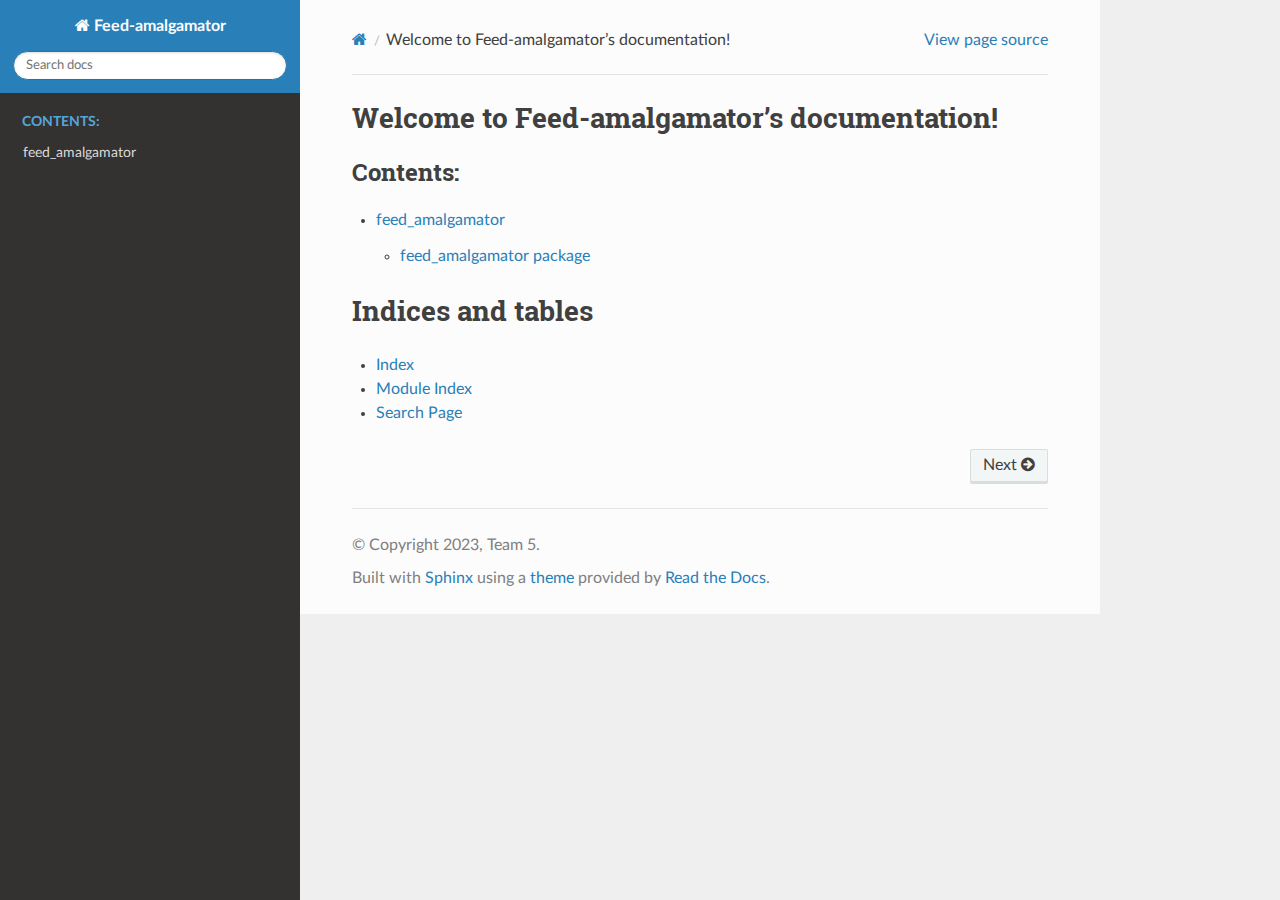
<file: docs/_build/html/index.html>
<!DOCTYPE html>
<html class="writer-html5" lang="en" data-content_root="./">
<head>
  <meta charset="utf-8" /><meta name="viewport" content="width=device-width, initial-scale=1" />

  <meta name="viewport" content="width=device-width, initial-scale=1.0" />
  <title>Welcome to Feed-amalgamator’s documentation! &mdash; Feed-amalgamator  documentation</title>
      <link rel="stylesheet" type="text/css" href="_static/pygments.css?v=80d5e7a1" />
      <link rel="stylesheet" type="text/css" href="_static/css/theme.css?v=19f00094" />

  
  <!--[if lt IE 9]>
    <script src="_static/js/html5shiv.min.js"></script>
  <![endif]-->
  
        <script src="_static/jquery.js?v=5d32c60e"></script>
        <script src="_static/_sphinx_javascript_frameworks_compat.js?v=2cd50e6c"></script>
        <script src="_static/documentation_options.js?v=5929fcd5"></script>
        <script src="_static/doctools.js?v=888ff710"></script>
        <script src="_static/sphinx_highlight.js?v=dc90522c"></script>
    <script src="_static/js/theme.js"></script>
    <link rel="index" title="Index" href="genindex.html" />
    <link rel="search" title="Search" href="search.html" />
    <link rel="next" title="feed_amalgamator" href="modules.html" /> 
</head>

<body class="wy-body-for-nav"> 
  <div class="wy-grid-for-nav">
    <nav data-toggle="wy-nav-shift" class="wy-nav-side">
      <div class="wy-side-scroll">
        <div class="wy-side-nav-search" >

          
          
          <a href="#" class="icon icon-home">
            Feed-amalgamator
          </a>
<div role="search">
  <form id="rtd-search-form" class="wy-form" action="search.html" method="get">
    <input type="text" name="q" placeholder="Search docs" aria-label="Search docs" />
    <input type="hidden" name="check_keywords" value="yes" />
    <input type="hidden" name="area" value="default" />
  </form>
</div>
        </div><div class="wy-menu wy-menu-vertical" data-spy="affix" role="navigation" aria-label="Navigation menu">
              <p class="caption" role="heading"><span class="caption-text">Contents:</span></p>
<ul>
<li class="toctree-l1"><a class="reference internal" href="modules.html">feed_amalgamator</a></li>
</ul>

        </div>
      </div>
    </nav>

    <section data-toggle="wy-nav-shift" class="wy-nav-content-wrap"><nav class="wy-nav-top" aria-label="Mobile navigation menu" >
          <i data-toggle="wy-nav-top" class="fa fa-bars"></i>
          <a href="#">Feed-amalgamator</a>
      </nav>

      <div class="wy-nav-content">
        <div class="rst-content">
          <div role="navigation" aria-label="Page navigation">
  <ul class="wy-breadcrumbs">
      <li><a href="#" class="icon icon-home" aria-label="Home"></a></li>
      <li class="breadcrumb-item active">Welcome to Feed-amalgamator’s documentation!</li>
      <li class="wy-breadcrumbs-aside">
            <a href="_sources/index.rst.txt" rel="nofollow"> View page source</a>
      </li>
  </ul>
  <hr/>
</div>
          <div role="main" class="document" itemscope="itemscope" itemtype="http://schema.org/Article">
           <div itemprop="articleBody">
             
  <section id="welcome-to-feed-amalgamator-s-documentation">
<h1>Welcome to Feed-amalgamator’s documentation!<a class="headerlink" href="#welcome-to-feed-amalgamator-s-documentation" title="Link to this heading"></a></h1>
<div class="toctree-wrapper compound">
<p class="caption" role="heading"><span class="caption-text">Contents:</span></p>
<ul>
<li class="toctree-l1"><a class="reference internal" href="modules.html">feed_amalgamator</a><ul>
<li class="toctree-l2"><a class="reference internal" href="feed_amalgamator.html">feed_amalgamator package</a></li>
</ul>
</li>
</ul>
</div>
</section>
<section id="indices-and-tables">
<h1>Indices and tables<a class="headerlink" href="#indices-and-tables" title="Link to this heading"></a></h1>
<ul class="simple">
<li><p><a class="reference internal" href="genindex.html"><span class="std std-ref">Index</span></a></p></li>
<li><p><a class="reference internal" href="py-modindex.html"><span class="std std-ref">Module Index</span></a></p></li>
<li><p><a class="reference internal" href="search.html"><span class="std std-ref">Search Page</span></a></p></li>
</ul>
</section>


           </div>
          </div>
          <footer><div class="rst-footer-buttons" role="navigation" aria-label="Footer">
        <a href="modules.html" class="btn btn-neutral float-right" title="feed_amalgamator" accesskey="n" rel="next">Next <span class="fa fa-arrow-circle-right" aria-hidden="true"></span></a>
    </div>

  <hr/>

  <div role="contentinfo">
    <p>&#169; Copyright 2023, Team 5.</p>
  </div>

  Built with <a href="https://www.sphinx-doc.org/">Sphinx</a> using a
    <a href="https://github.com/readthedocs/sphinx_rtd_theme">theme</a>
    provided by <a href="https://readthedocs.org">Read the Docs</a>.
   

</footer>
        </div>
      </div>
    </section>
  </div>
  <script>
      jQuery(function () {
          SphinxRtdTheme.Navigation.enable(true);
      });
  </script> 

</body>
</html>
</file>
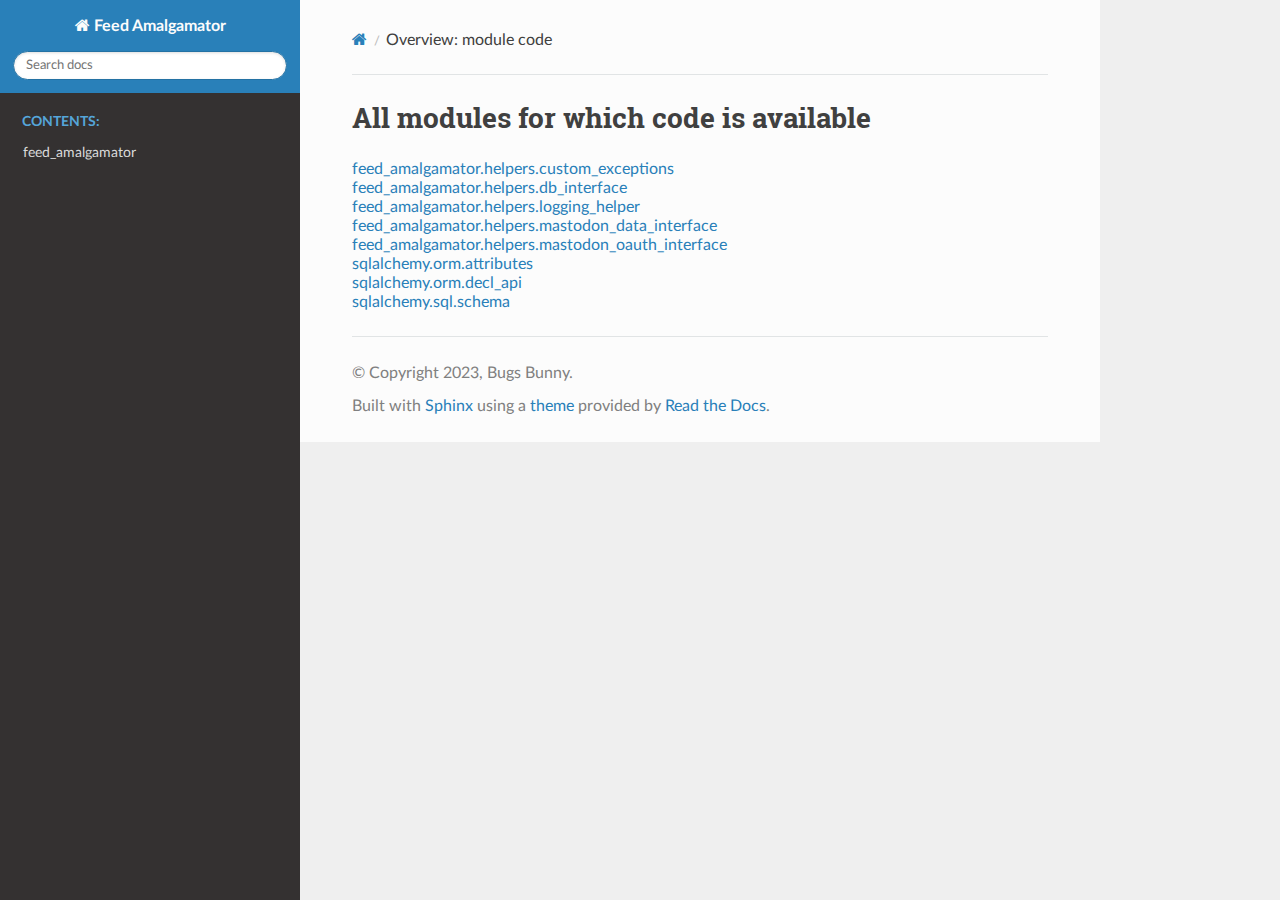
<file: docs/_build/html/_modules/index.html>
<!DOCTYPE html>
<html class="writer-html5" lang="en" data-content_root="../">
<head>
  <meta charset="utf-8" />
  <meta name="viewport" content="width=device-width, initial-scale=1.0" />
  <title>Overview: module code &mdash; Feed Amalgamator  documentation</title>
      <link rel="stylesheet" type="text/css" href="../_static/pygments.css?v=80d5e7a1" />
      <link rel="stylesheet" type="text/css" href="../_static/css/theme.css?v=19f00094" />

  
  <!--[if lt IE 9]>
    <script src="../_static/js/html5shiv.min.js"></script>
  <![endif]-->
  
        <script src="../_static/jquery.js?v=5d32c60e"></script>
        <script src="../_static/_sphinx_javascript_frameworks_compat.js?v=2cd50e6c"></script>
        <script src="../_static/documentation_options.js?v=5929fcd5"></script>
        <script src="../_static/doctools.js?v=888ff710"></script>
        <script src="../_static/sphinx_highlight.js?v=dc90522c"></script>
    <script src="../_static/js/theme.js"></script>
    <link rel="index" title="Index" href="../genindex.html" />
    <link rel="search" title="Search" href="../search.html" /> 
</head>

<body class="wy-body-for-nav"> 
  <div class="wy-grid-for-nav">
    <nav data-toggle="wy-nav-shift" class="wy-nav-side">
      <div class="wy-side-scroll">
        <div class="wy-side-nav-search" >

          
          
          <a href="../index.html" class="icon icon-home">
            Feed Amalgamator
          </a>
<div role="search">
  <form id="rtd-search-form" class="wy-form" action="../search.html" method="get">
    <input type="text" name="q" placeholder="Search docs" aria-label="Search docs" />
    <input type="hidden" name="check_keywords" value="yes" />
    <input type="hidden" name="area" value="default" />
  </form>
</div>
        </div><div class="wy-menu wy-menu-vertical" data-spy="affix" role="navigation" aria-label="Navigation menu">
              <p class="caption" role="heading"><span class="caption-text">Contents:</span></p>
<ul>
<li class="toctree-l1"><a class="reference internal" href="../modules.html">feed_amalgamator</a></li>
</ul>

        </div>
      </div>
    </nav>

    <section data-toggle="wy-nav-shift" class="wy-nav-content-wrap"><nav class="wy-nav-top" aria-label="Mobile navigation menu" >
          <i data-toggle="wy-nav-top" class="fa fa-bars"></i>
          <a href="../index.html">Feed Amalgamator</a>
      </nav>

      <div class="wy-nav-content">
        <div class="rst-content">
          <div role="navigation" aria-label="Page navigation">
  <ul class="wy-breadcrumbs">
      <li><a href="../index.html" class="icon icon-home" aria-label="Home"></a></li>
      <li class="breadcrumb-item active">Overview: module code</li>
      <li class="wy-breadcrumbs-aside">
      </li>
  </ul>
  <hr/>
</div>
          <div role="main" class="document" itemscope="itemscope" itemtype="http://schema.org/Article">
           <div itemprop="articleBody">
             
  <h1>All modules for which code is available</h1>
<ul><li><a href="feed_amalgamator/helpers/custom_exceptions.html">feed_amalgamator.helpers.custom_exceptions</a></li>
<li><a href="feed_amalgamator/helpers/db_interface.html">feed_amalgamator.helpers.db_interface</a></li>
<li><a href="feed_amalgamator/helpers/logging_helper.html">feed_amalgamator.helpers.logging_helper</a></li>
<li><a href="feed_amalgamator/helpers/mastodon_data_interface.html">feed_amalgamator.helpers.mastodon_data_interface</a></li>
<li><a href="feed_amalgamator/helpers/mastodon_oauth_interface.html">feed_amalgamator.helpers.mastodon_oauth_interface</a></li>
<li><a href="sqlalchemy/orm/attributes.html">sqlalchemy.orm.attributes</a></li>
<li><a href="sqlalchemy/orm/decl_api.html">sqlalchemy.orm.decl_api</a></li>
<li><a href="sqlalchemy/sql/schema.html">sqlalchemy.sql.schema</a></li>
</ul>

           </div>
          </div>
          <footer>

  <hr/>

  <div role="contentinfo">
    <p>&#169; Copyright 2023, Bugs Bunny.</p>
  </div>

  Built with <a href="https://www.sphinx-doc.org/">Sphinx</a> using a
    <a href="https://github.com/readthedocs/sphinx_rtd_theme">theme</a>
    provided by <a href="https://readthedocs.org">Read the Docs</a>.
   

</footer>
        </div>
      </div>
    </section>
  </div>
  <script>
      jQuery(function () {
          SphinxRtdTheme.Navigation.enable(true);
      });
  </script> 

</body>
</html>
</file>
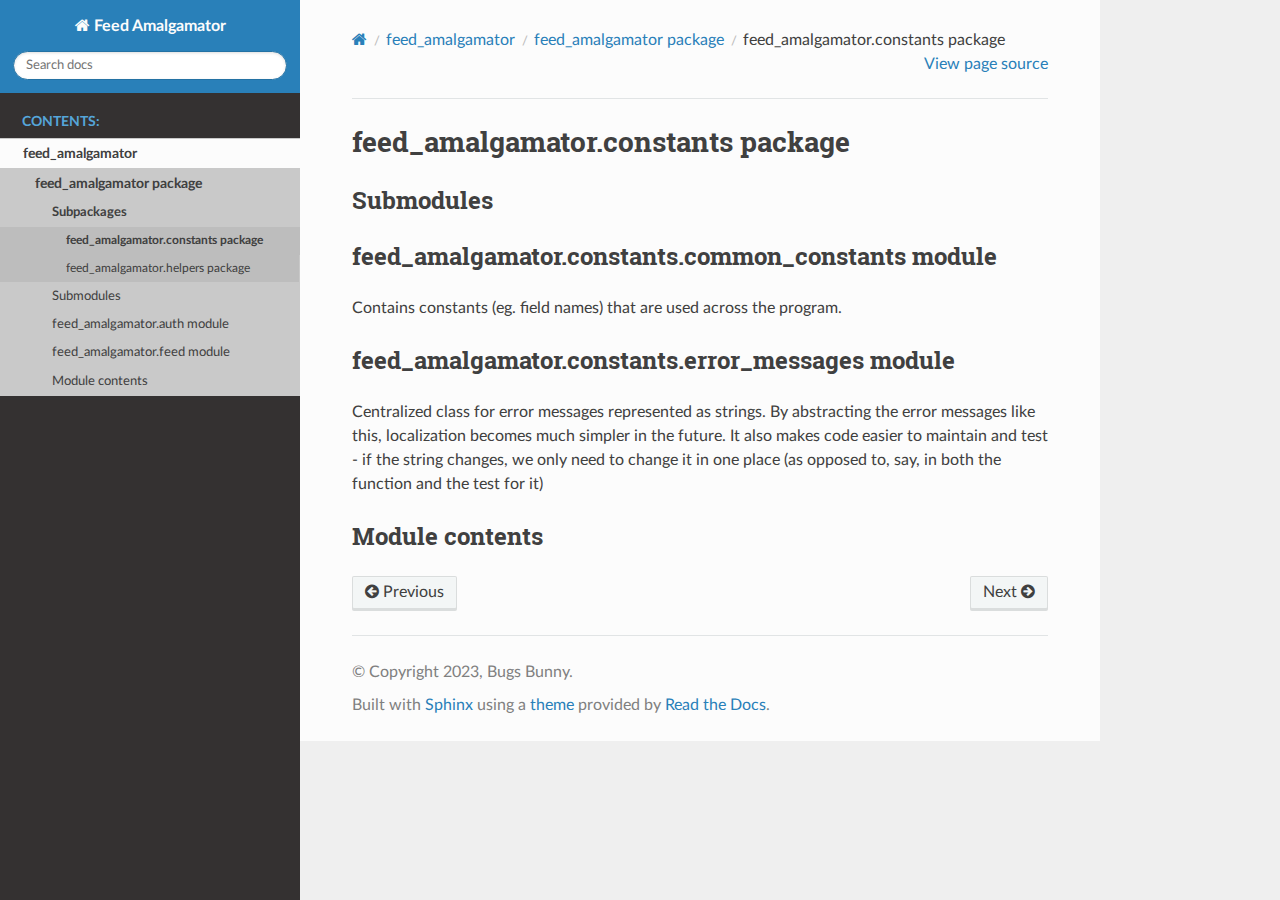
<file: docs/_build/html/feed_amalgamator.constants.html>
<!DOCTYPE html>
<html class="writer-html5" lang="en" data-content_root="./">
<head>
  <meta charset="utf-8" /><meta name="viewport" content="width=device-width, initial-scale=1" />

  <meta name="viewport" content="width=device-width, initial-scale=1.0" />
  <title>feed_amalgamator.constants package &mdash; Feed Amalgamator  documentation</title>
      <link rel="stylesheet" type="text/css" href="_static/pygments.css?v=80d5e7a1" />
      <link rel="stylesheet" type="text/css" href="_static/css/theme.css?v=19f00094" />

  
  <!--[if lt IE 9]>
    <script src="_static/js/html5shiv.min.js"></script>
  <![endif]-->
  
        <script src="_static/jquery.js?v=5d32c60e"></script>
        <script src="_static/_sphinx_javascript_frameworks_compat.js?v=2cd50e6c"></script>
        <script src="_static/documentation_options.js?v=5929fcd5"></script>
        <script src="_static/doctools.js?v=888ff710"></script>
        <script src="_static/sphinx_highlight.js?v=dc90522c"></script>
    <script src="_static/js/theme.js"></script>
    <link rel="index" title="Index" href="genindex.html" />
    <link rel="search" title="Search" href="search.html" />
    <link rel="next" title="feed_amalgamator.helpers package" href="feed_amalgamator.helpers.html" />
    <link rel="prev" title="feed_amalgamator package" href="feed_amalgamator.html" /> 
</head>

<body class="wy-body-for-nav"> 
  <div class="wy-grid-for-nav">
    <nav data-toggle="wy-nav-shift" class="wy-nav-side">
      <div class="wy-side-scroll">
        <div class="wy-side-nav-search" >

          
          
          <a href="index.html" class="icon icon-home">
            Feed Amalgamator
          </a>
<div role="search">
  <form id="rtd-search-form" class="wy-form" action="search.html" method="get">
    <input type="text" name="q" placeholder="Search docs" aria-label="Search docs" />
    <input type="hidden" name="check_keywords" value="yes" />
    <input type="hidden" name="area" value="default" />
  </form>
</div>
        </div><div class="wy-menu wy-menu-vertical" data-spy="affix" role="navigation" aria-label="Navigation menu">
              <p class="caption" role="heading"><span class="caption-text">Contents:</span></p>
<ul class="current">
<li class="toctree-l1 current"><a class="reference internal" href="modules.html">feed_amalgamator</a><ul class="current">
<li class="toctree-l2 current"><a class="reference internal" href="feed_amalgamator.html">feed_amalgamator package</a><ul class="current">
<li class="toctree-l3 current"><a class="reference internal" href="feed_amalgamator.html#subpackages">Subpackages</a><ul class="current">
<li class="toctree-l4 current"><a class="current reference internal" href="#">feed_amalgamator.constants package</a></li>
<li class="toctree-l4"><a class="reference internal" href="feed_amalgamator.helpers.html">feed_amalgamator.helpers package</a></li>
</ul>
</li>
<li class="toctree-l3"><a class="reference internal" href="feed_amalgamator.html#submodules">Submodules</a></li>
<li class="toctree-l3"><a class="reference internal" href="feed_amalgamator.html#feed-amalgamator-auth-module">feed_amalgamator.auth module</a></li>
<li class="toctree-l3"><a class="reference internal" href="feed_amalgamator.html#feed-amalgamator-feed-module">feed_amalgamator.feed module</a></li>
<li class="toctree-l3"><a class="reference internal" href="feed_amalgamator.html#module-contents">Module contents</a></li>
</ul>
</li>
</ul>
</li>
</ul>

        </div>
      </div>
    </nav>

    <section data-toggle="wy-nav-shift" class="wy-nav-content-wrap"><nav class="wy-nav-top" aria-label="Mobile navigation menu" >
          <i data-toggle="wy-nav-top" class="fa fa-bars"></i>
          <a href="index.html">Feed Amalgamator</a>
      </nav>

      <div class="wy-nav-content">
        <div class="rst-content">
          <div role="navigation" aria-label="Page navigation">
  <ul class="wy-breadcrumbs">
      <li><a href="index.html" class="icon icon-home" aria-label="Home"></a></li>
          <li class="breadcrumb-item"><a href="modules.html">feed_amalgamator</a></li>
          <li class="breadcrumb-item"><a href="feed_amalgamator.html">feed_amalgamator package</a></li>
      <li class="breadcrumb-item active">feed_amalgamator.constants package</li>
      <li class="wy-breadcrumbs-aside">
            <a href="_sources/feed_amalgamator.constants.rst.txt" rel="nofollow"> View page source</a>
      </li>
  </ul>
  <hr/>
</div>
          <div role="main" class="document" itemscope="itemscope" itemtype="http://schema.org/Article">
           <div itemprop="articleBody">
             
  <section id="feed-amalgamator-constants-package">
<h1>feed_amalgamator.constants package<a class="headerlink" href="#feed-amalgamator-constants-package" title="Link to this heading"></a></h1>
<section id="submodules">
<h2>Submodules<a class="headerlink" href="#submodules" title="Link to this heading"></a></h2>
</section>
<section id="module-feed_amalgamator.constants.common_constants">
<span id="feed-amalgamator-constants-common-constants-module"></span><h2>feed_amalgamator.constants.common_constants module<a class="headerlink" href="#module-feed_amalgamator.constants.common_constants" title="Link to this heading"></a></h2>
<p>Contains constants (eg. field names) that are used across the program.</p>
</section>
<section id="module-feed_amalgamator.constants.error_messages">
<span id="feed-amalgamator-constants-error-messages-module"></span><h2>feed_amalgamator.constants.error_messages module<a class="headerlink" href="#module-feed_amalgamator.constants.error_messages" title="Link to this heading"></a></h2>
<p>Centralized class for error messages represented as strings.
By abstracting the error messages like this, localization becomes much simpler in the future.
It also makes code easier to maintain and test - if the string changes, we only need to change it
in one place (as opposed to, say, in both the function and the test for it)</p>
</section>
<section id="module-feed_amalgamator.constants">
<span id="module-contents"></span><h2>Module contents<a class="headerlink" href="#module-feed_amalgamator.constants" title="Link to this heading"></a></h2>
</section>
</section>


           </div>
          </div>
          <footer><div class="rst-footer-buttons" role="navigation" aria-label="Footer">
        <a href="feed_amalgamator.html" class="btn btn-neutral float-left" title="feed_amalgamator package" accesskey="p" rel="prev"><span class="fa fa-arrow-circle-left" aria-hidden="true"></span> Previous</a>
        <a href="feed_amalgamator.helpers.html" class="btn btn-neutral float-right" title="feed_amalgamator.helpers package" accesskey="n" rel="next">Next <span class="fa fa-arrow-circle-right" aria-hidden="true"></span></a>
    </div>

  <hr/>

  <div role="contentinfo">
    <p>&#169; Copyright 2023, Bugs Bunny.</p>
  </div>

  Built with <a href="https://www.sphinx-doc.org/">Sphinx</a> using a
    <a href="https://github.com/readthedocs/sphinx_rtd_theme">theme</a>
    provided by <a href="https://readthedocs.org">Read the Docs</a>.
   

</footer>
        </div>
      </div>
    </section>
  </div>
  <script>
      jQuery(function () {
          SphinxRtdTheme.Navigation.enable(true);
      });
  </script> 

</body>
</html>
</file>
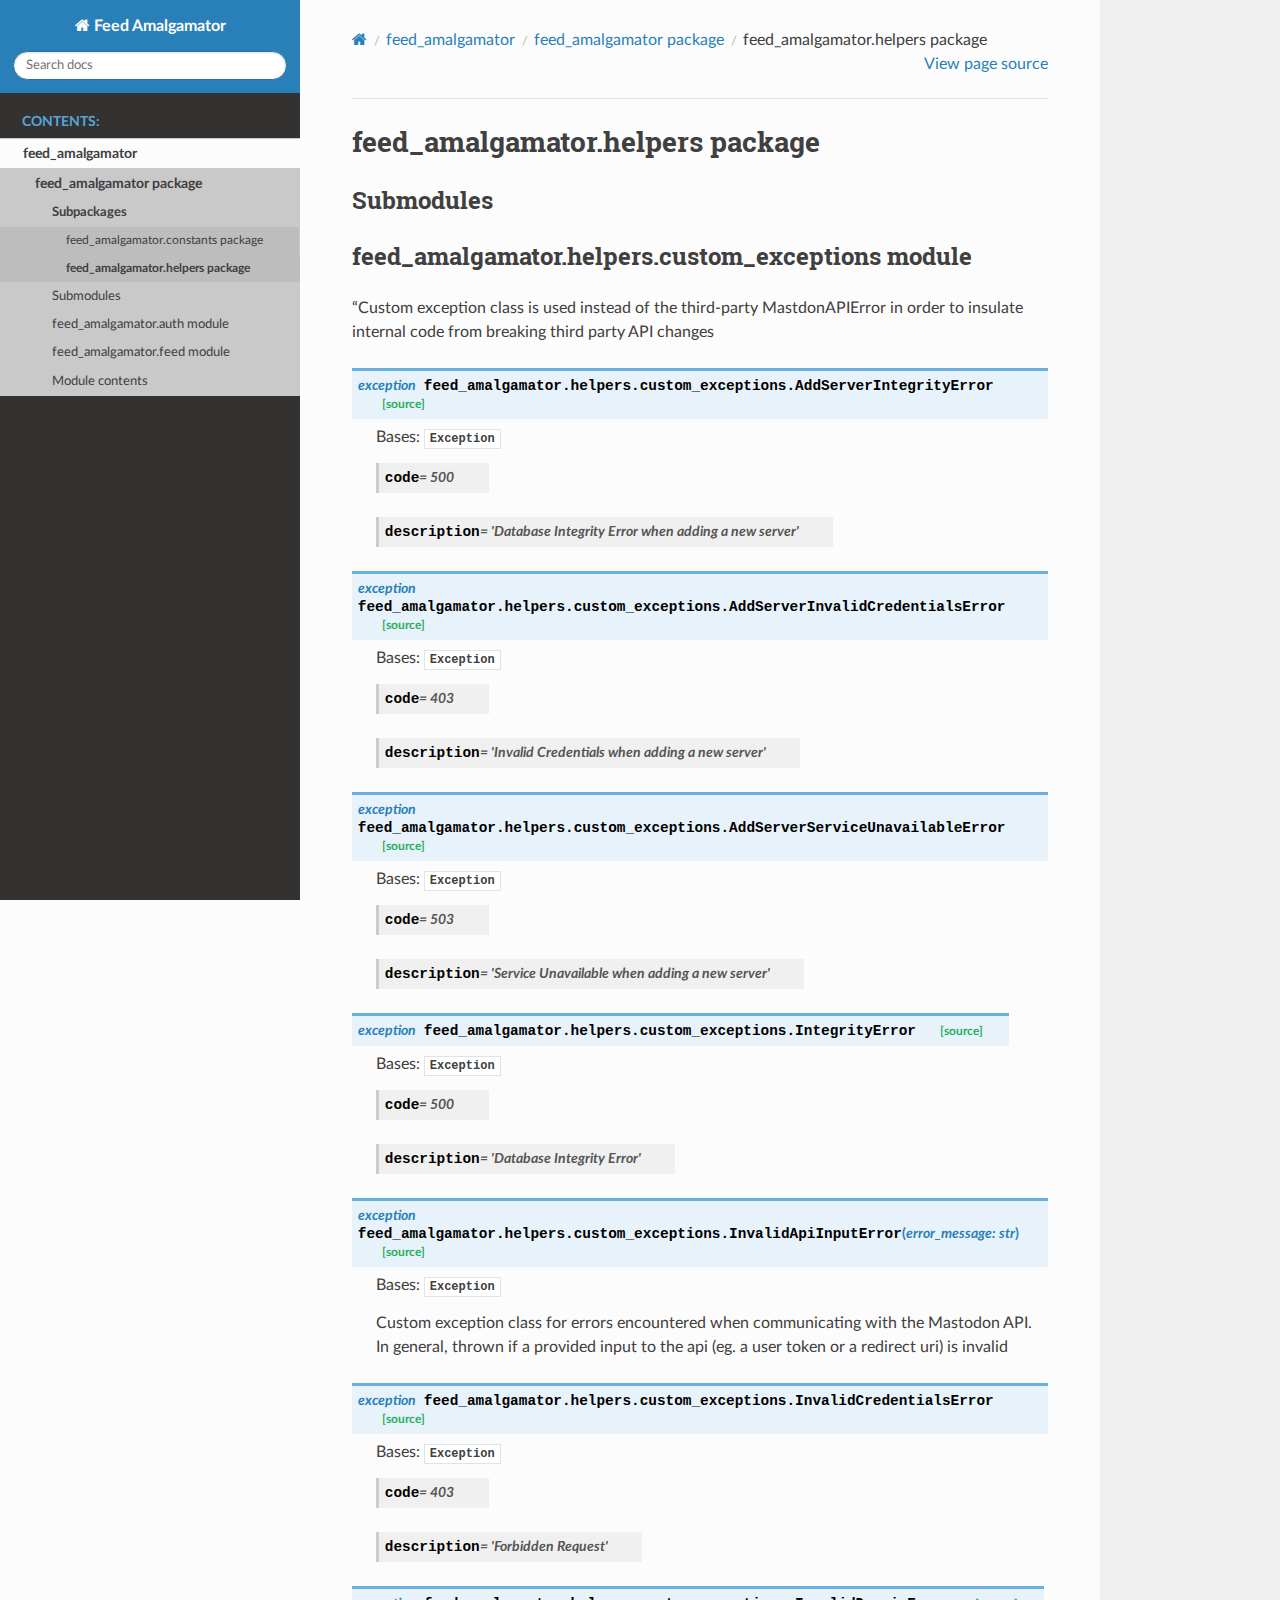
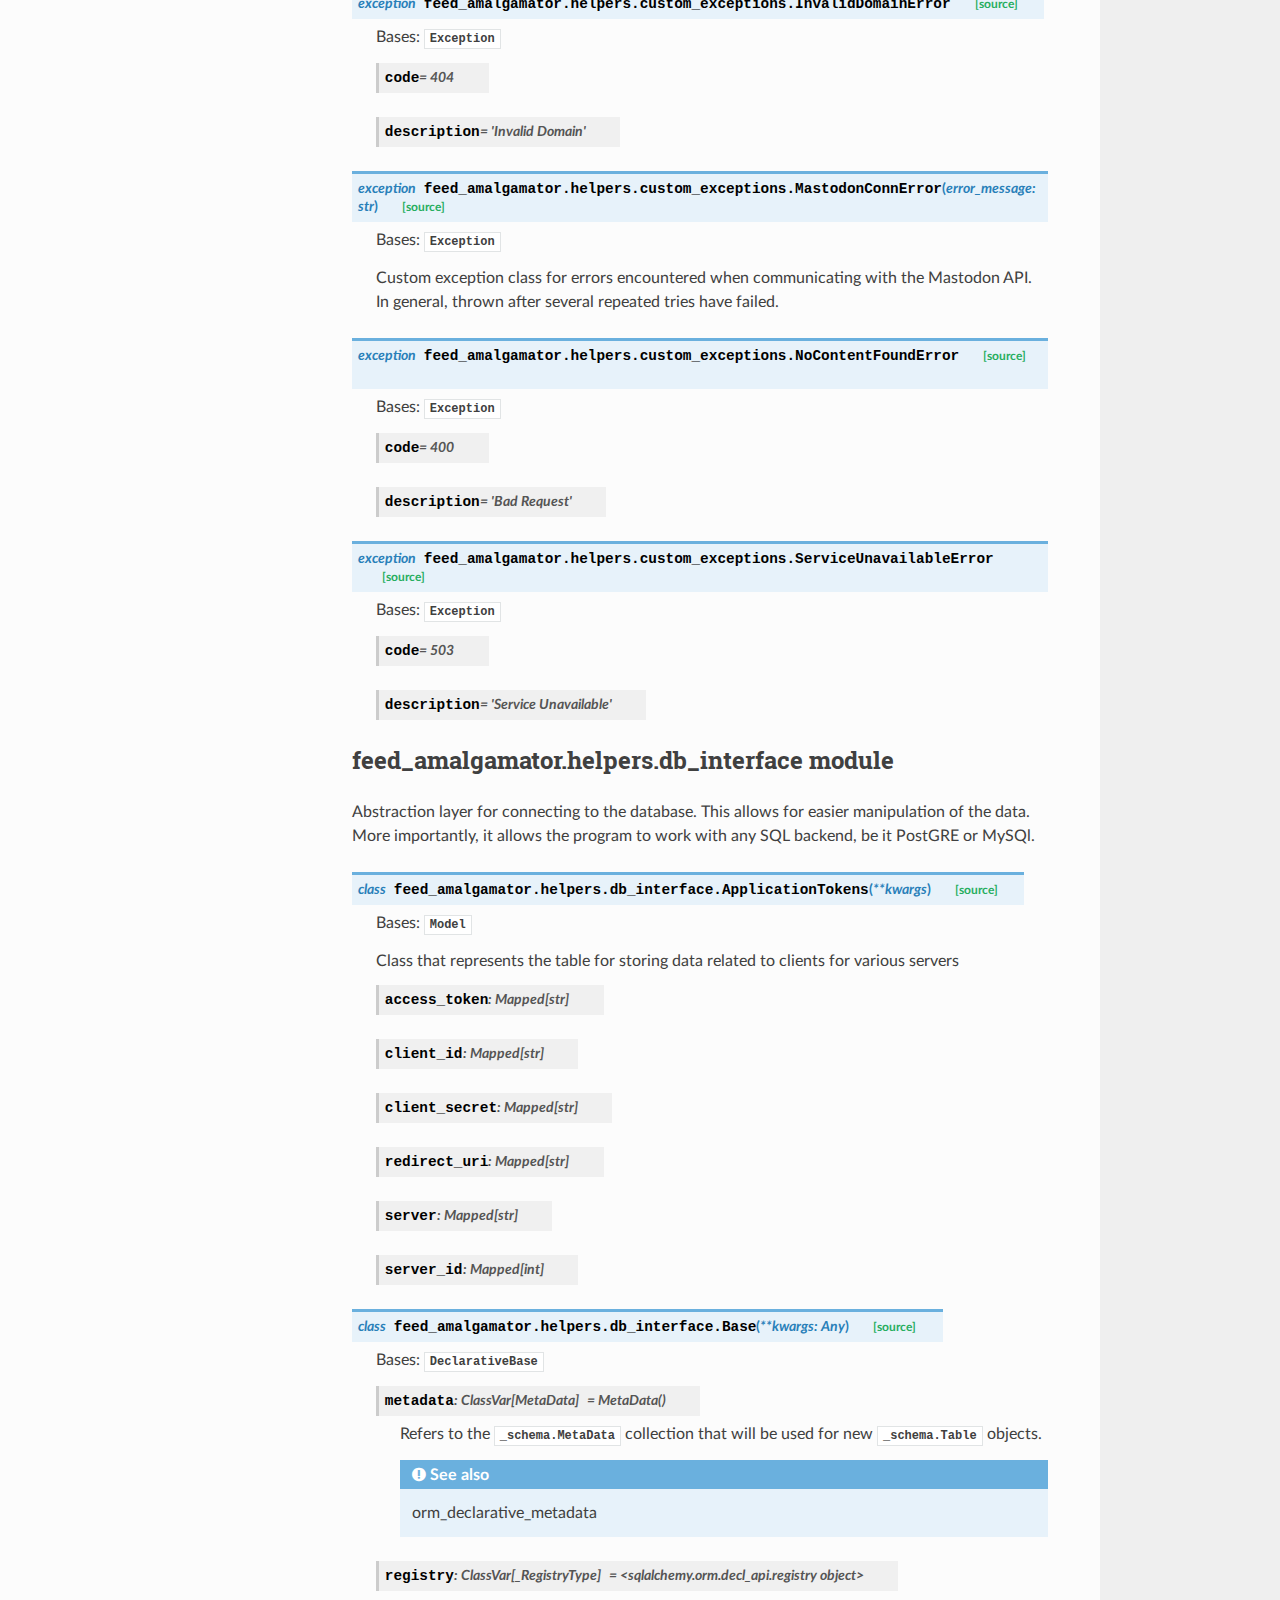
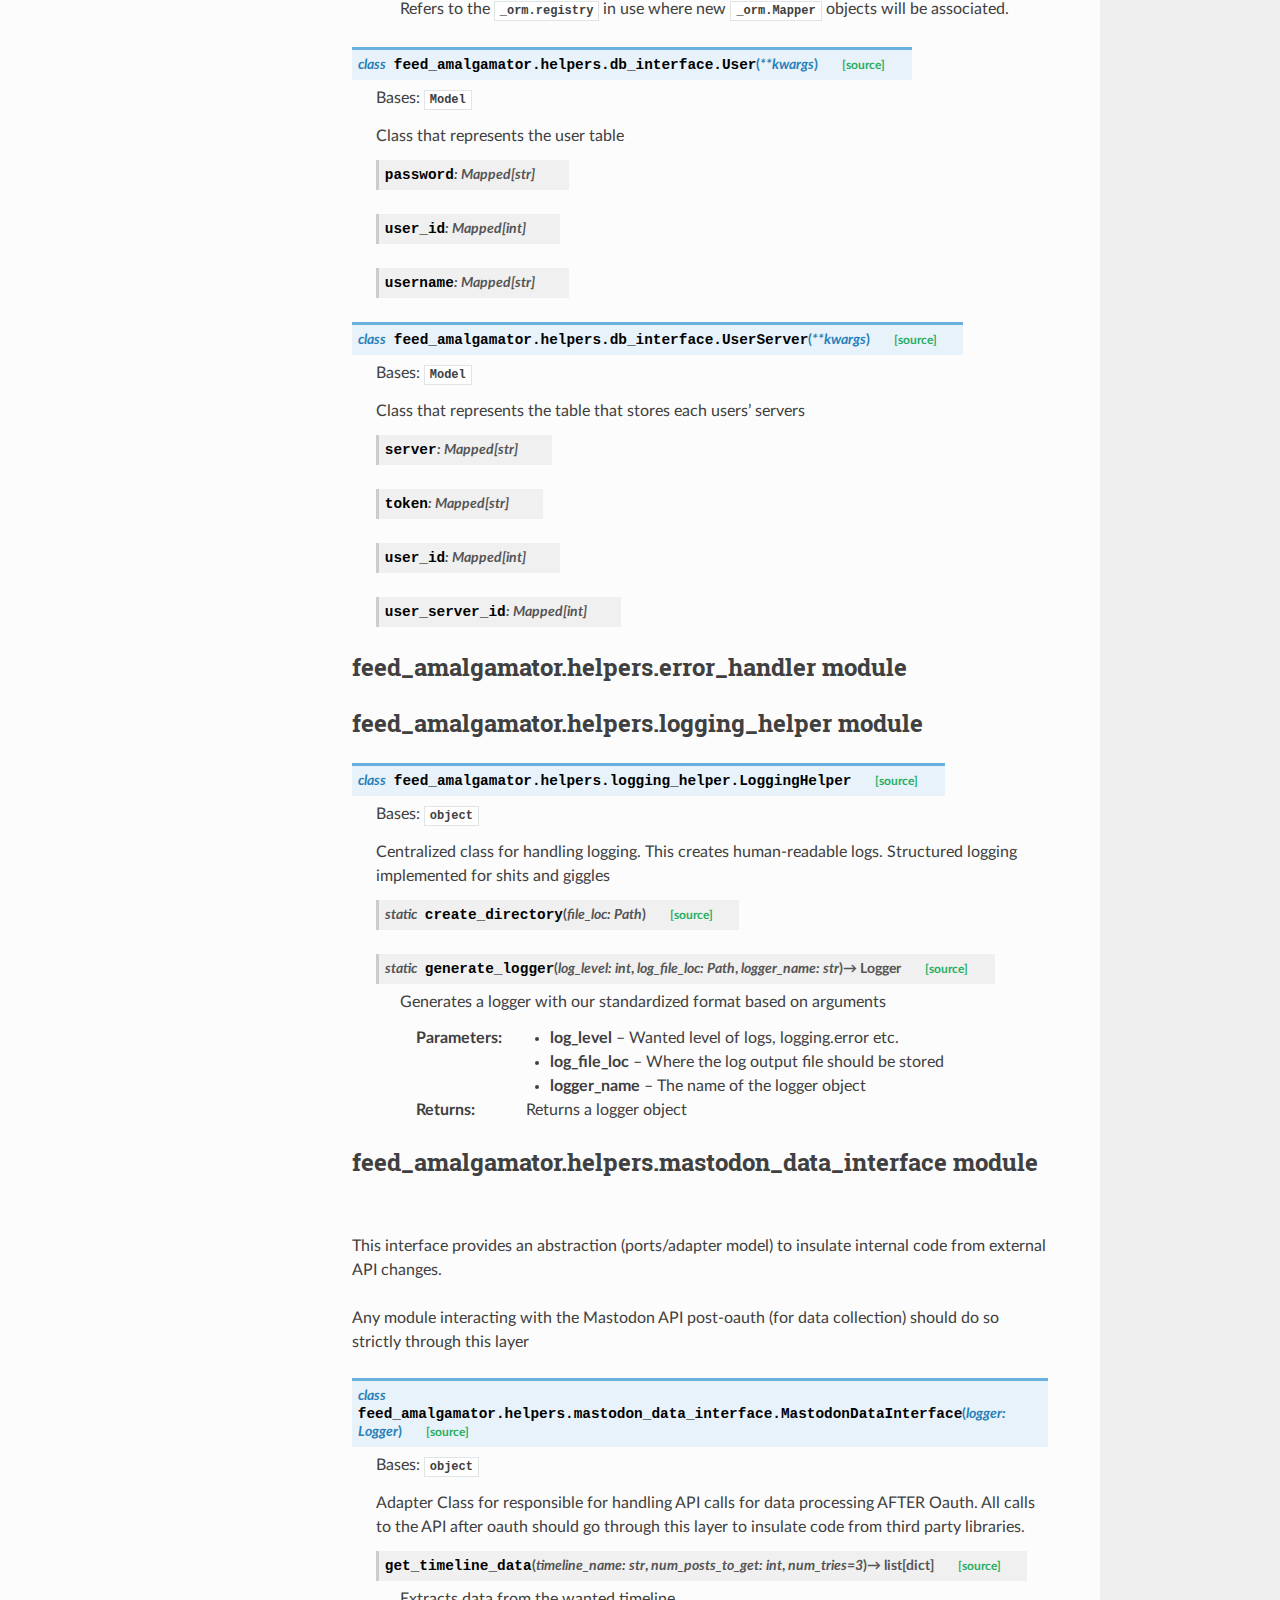
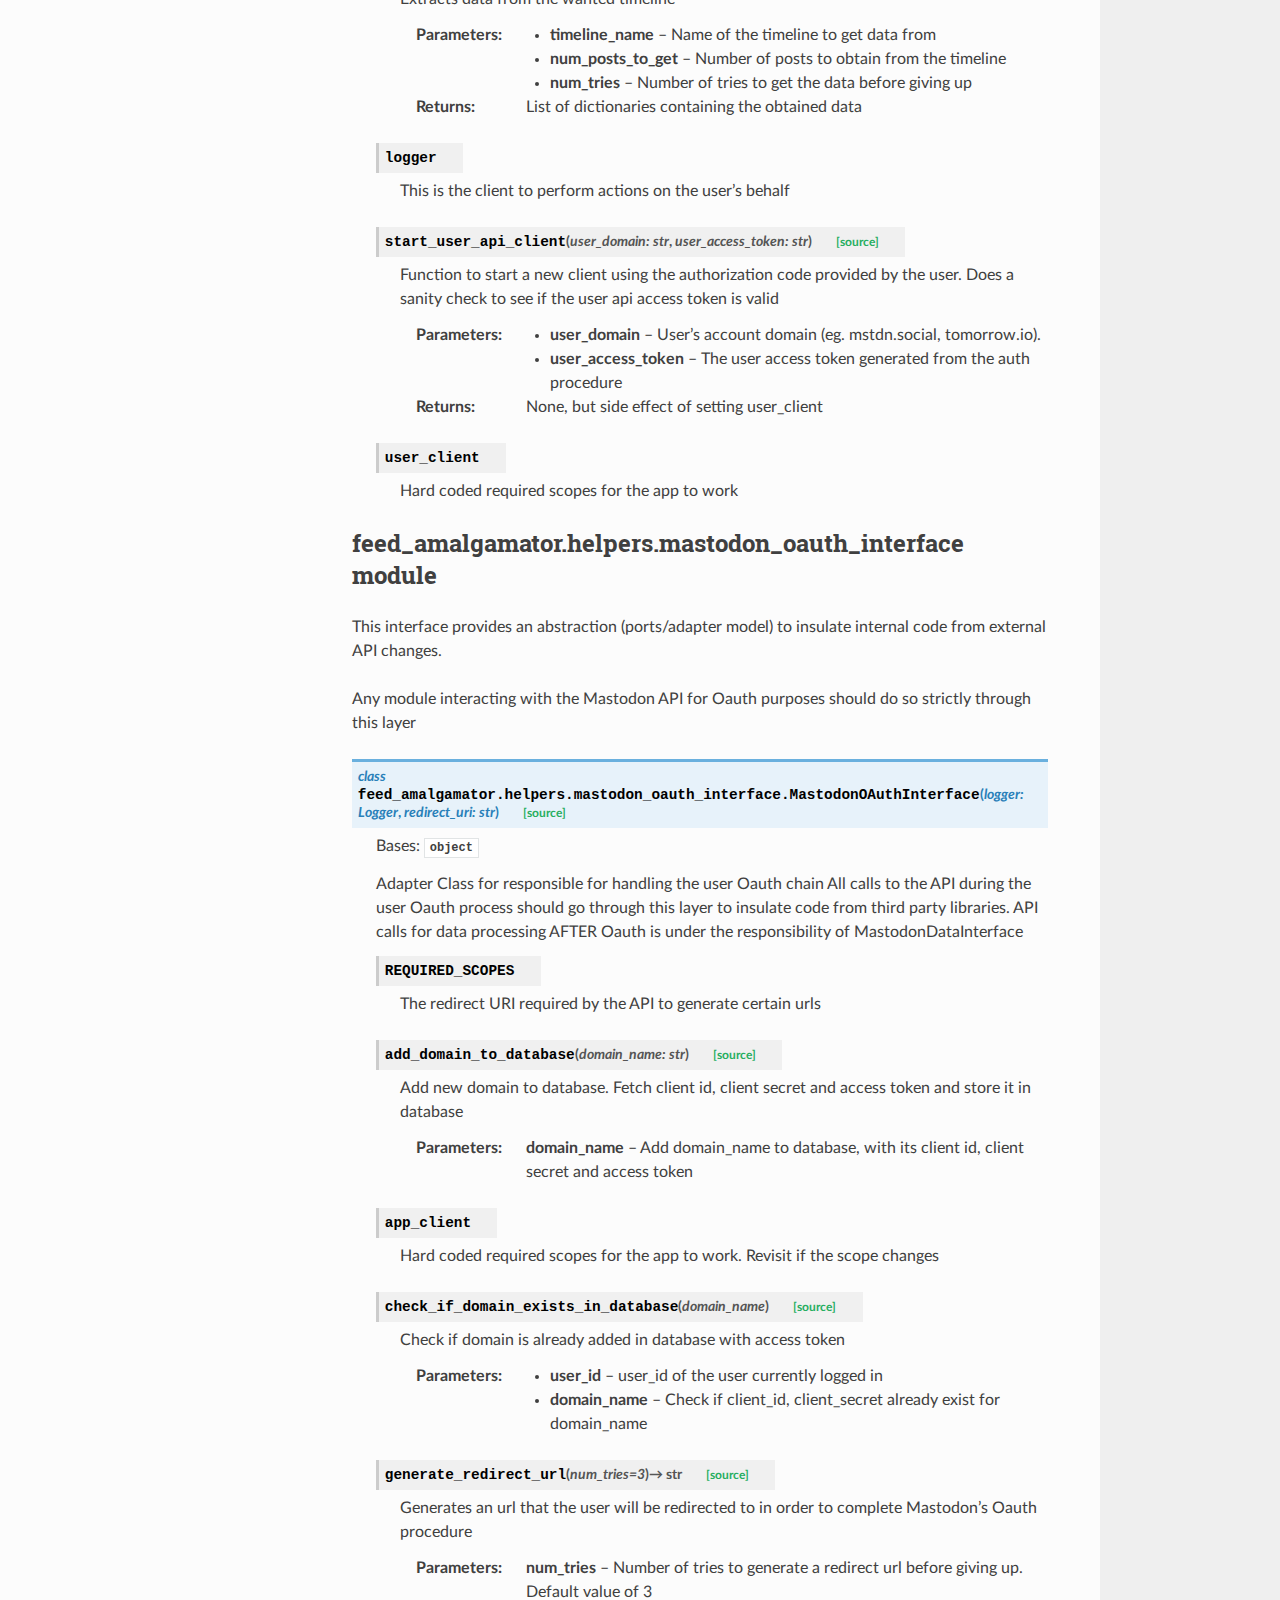
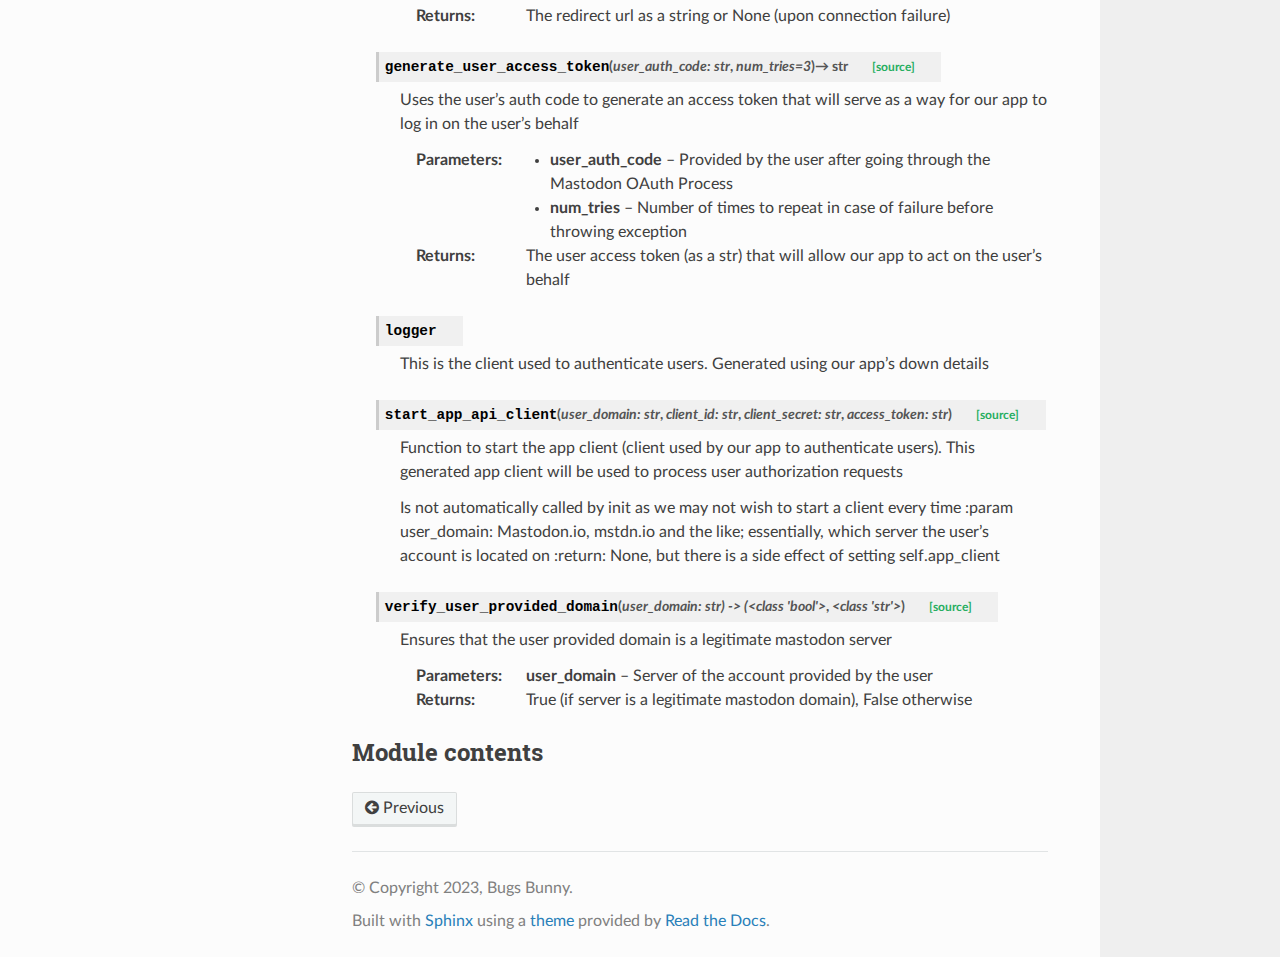
<file: docs/_build/html/feed_amalgamator.helpers.html>
<!DOCTYPE html>
<html class="writer-html5" lang="en" data-content_root="./">
<head>
  <meta charset="utf-8" /><meta name="viewport" content="width=device-width, initial-scale=1" />

  <meta name="viewport" content="width=device-width, initial-scale=1.0" />
  <title>feed_amalgamator.helpers package &mdash; Feed Amalgamator  documentation</title>
      <link rel="stylesheet" type="text/css" href="_static/pygments.css?v=80d5e7a1" />
      <link rel="stylesheet" type="text/css" href="_static/css/theme.css?v=19f00094" />

  
  <!--[if lt IE 9]>
    <script src="_static/js/html5shiv.min.js"></script>
  <![endif]-->
  
        <script src="_static/jquery.js?v=5d32c60e"></script>
        <script src="_static/_sphinx_javascript_frameworks_compat.js?v=2cd50e6c"></script>
        <script src="_static/documentation_options.js?v=5929fcd5"></script>
        <script src="_static/doctools.js?v=888ff710"></script>
        <script src="_static/sphinx_highlight.js?v=dc90522c"></script>
    <script src="_static/js/theme.js"></script>
    <link rel="index" title="Index" href="genindex.html" />
    <link rel="search" title="Search" href="search.html" />
    <link rel="prev" title="feed_amalgamator.constants package" href="feed_amalgamator.constants.html" /> 
</head>

<body class="wy-body-for-nav"> 
  <div class="wy-grid-for-nav">
    <nav data-toggle="wy-nav-shift" class="wy-nav-side">
      <div class="wy-side-scroll">
        <div class="wy-side-nav-search" >

          
          
          <a href="index.html" class="icon icon-home">
            Feed Amalgamator
          </a>
<div role="search">
  <form id="rtd-search-form" class="wy-form" action="search.html" method="get">
    <input type="text" name="q" placeholder="Search docs" aria-label="Search docs" />
    <input type="hidden" name="check_keywords" value="yes" />
    <input type="hidden" name="area" value="default" />
  </form>
</div>
        </div><div class="wy-menu wy-menu-vertical" data-spy="affix" role="navigation" aria-label="Navigation menu">
              <p class="caption" role="heading"><span class="caption-text">Contents:</span></p>
<ul class="current">
<li class="toctree-l1 current"><a class="reference internal" href="modules.html">feed_amalgamator</a><ul class="current">
<li class="toctree-l2 current"><a class="reference internal" href="feed_amalgamator.html">feed_amalgamator package</a><ul class="current">
<li class="toctree-l3 current"><a class="reference internal" href="feed_amalgamator.html#subpackages">Subpackages</a><ul class="current">
<li class="toctree-l4"><a class="reference internal" href="feed_amalgamator.constants.html">feed_amalgamator.constants package</a></li>
<li class="toctree-l4 current"><a class="current reference internal" href="#">feed_amalgamator.helpers package</a></li>
</ul>
</li>
<li class="toctree-l3"><a class="reference internal" href="feed_amalgamator.html#submodules">Submodules</a></li>
<li class="toctree-l3"><a class="reference internal" href="feed_amalgamator.html#feed-amalgamator-auth-module">feed_amalgamator.auth module</a></li>
<li class="toctree-l3"><a class="reference internal" href="feed_amalgamator.html#feed-amalgamator-feed-module">feed_amalgamator.feed module</a></li>
<li class="toctree-l3"><a class="reference internal" href="feed_amalgamator.html#module-contents">Module contents</a></li>
</ul>
</li>
</ul>
</li>
</ul>

        </div>
      </div>
    </nav>

    <section data-toggle="wy-nav-shift" class="wy-nav-content-wrap"><nav class="wy-nav-top" aria-label="Mobile navigation menu" >
          <i data-toggle="wy-nav-top" class="fa fa-bars"></i>
          <a href="index.html">Feed Amalgamator</a>
      </nav>

      <div class="wy-nav-content">
        <div class="rst-content">
          <div role="navigation" aria-label="Page navigation">
  <ul class="wy-breadcrumbs">
      <li><a href="index.html" class="icon icon-home" aria-label="Home"></a></li>
          <li class="breadcrumb-item"><a href="modules.html">feed_amalgamator</a></li>
          <li class="breadcrumb-item"><a href="feed_amalgamator.html">feed_amalgamator package</a></li>
      <li class="breadcrumb-item active">feed_amalgamator.helpers package</li>
      <li class="wy-breadcrumbs-aside">
            <a href="_sources/feed_amalgamator.helpers.rst.txt" rel="nofollow"> View page source</a>
      </li>
  </ul>
  <hr/>
</div>
          <div role="main" class="document" itemscope="itemscope" itemtype="http://schema.org/Article">
           <div itemprop="articleBody">
             
  <section id="feed-amalgamator-helpers-package">
<h1>feed_amalgamator.helpers package<a class="headerlink" href="#feed-amalgamator-helpers-package" title="Link to this heading"></a></h1>
<section id="submodules">
<h2>Submodules<a class="headerlink" href="#submodules" title="Link to this heading"></a></h2>
</section>
<section id="module-feed_amalgamator.helpers.custom_exceptions">
<span id="feed-amalgamator-helpers-custom-exceptions-module"></span><h2>feed_amalgamator.helpers.custom_exceptions module<a class="headerlink" href="#module-feed_amalgamator.helpers.custom_exceptions" title="Link to this heading"></a></h2>
<p>“Custom exception class is used instead of the third-party MastdonAPIError in order to insulate
internal code from breaking third party API changes</p>
<dl class="py exception">
<dt class="sig sig-object py" id="feed_amalgamator.helpers.custom_exceptions.AddServerIntegrityError">
<em class="property"><span class="pre">exception</span><span class="w"> </span></em><span class="sig-prename descclassname"><span class="pre">feed_amalgamator.helpers.custom_exceptions.</span></span><span class="sig-name descname"><span class="pre">AddServerIntegrityError</span></span><a class="reference internal" href="_modules/feed_amalgamator/helpers/custom_exceptions.html#AddServerIntegrityError"><span class="viewcode-link"><span class="pre">[source]</span></span></a><a class="headerlink" href="#feed_amalgamator.helpers.custom_exceptions.AddServerIntegrityError" title="Link to this definition"></a></dt>
<dd><p>Bases: <code class="xref py py-class docutils literal notranslate"><span class="pre">Exception</span></code></p>
<dl class="py attribute">
<dt class="sig sig-object py" id="feed_amalgamator.helpers.custom_exceptions.AddServerIntegrityError.code">
<span class="sig-name descname"><span class="pre">code</span></span><em class="property"><span class="w"> </span><span class="p"><span class="pre">=</span></span><span class="w"> </span><span class="pre">500</span></em><a class="headerlink" href="#feed_amalgamator.helpers.custom_exceptions.AddServerIntegrityError.code" title="Link to this definition"></a></dt>
<dd></dd></dl>

<dl class="py attribute">
<dt class="sig sig-object py" id="feed_amalgamator.helpers.custom_exceptions.AddServerIntegrityError.description">
<span class="sig-name descname"><span class="pre">description</span></span><em class="property"><span class="w"> </span><span class="p"><span class="pre">=</span></span><span class="w"> </span><span class="pre">'Database</span> <span class="pre">Integrity</span> <span class="pre">Error</span> <span class="pre">when</span> <span class="pre">adding</span> <span class="pre">a</span> <span class="pre">new</span> <span class="pre">server'</span></em><a class="headerlink" href="#feed_amalgamator.helpers.custom_exceptions.AddServerIntegrityError.description" title="Link to this definition"></a></dt>
<dd></dd></dl>

</dd></dl>

<dl class="py exception">
<dt class="sig sig-object py" id="feed_amalgamator.helpers.custom_exceptions.AddServerInvalidCredentialsError">
<em class="property"><span class="pre">exception</span><span class="w"> </span></em><span class="sig-prename descclassname"><span class="pre">feed_amalgamator.helpers.custom_exceptions.</span></span><span class="sig-name descname"><span class="pre">AddServerInvalidCredentialsError</span></span><a class="reference internal" href="_modules/feed_amalgamator/helpers/custom_exceptions.html#AddServerInvalidCredentialsError"><span class="viewcode-link"><span class="pre">[source]</span></span></a><a class="headerlink" href="#feed_amalgamator.helpers.custom_exceptions.AddServerInvalidCredentialsError" title="Link to this definition"></a></dt>
<dd><p>Bases: <code class="xref py py-class docutils literal notranslate"><span class="pre">Exception</span></code></p>
<dl class="py attribute">
<dt class="sig sig-object py" id="feed_amalgamator.helpers.custom_exceptions.AddServerInvalidCredentialsError.code">
<span class="sig-name descname"><span class="pre">code</span></span><em class="property"><span class="w"> </span><span class="p"><span class="pre">=</span></span><span class="w"> </span><span class="pre">403</span></em><a class="headerlink" href="#feed_amalgamator.helpers.custom_exceptions.AddServerInvalidCredentialsError.code" title="Link to this definition"></a></dt>
<dd></dd></dl>

<dl class="py attribute">
<dt class="sig sig-object py" id="feed_amalgamator.helpers.custom_exceptions.AddServerInvalidCredentialsError.description">
<span class="sig-name descname"><span class="pre">description</span></span><em class="property"><span class="w"> </span><span class="p"><span class="pre">=</span></span><span class="w"> </span><span class="pre">'Invalid</span> <span class="pre">Credentials</span> <span class="pre">when</span> <span class="pre">adding</span> <span class="pre">a</span> <span class="pre">new</span> <span class="pre">server'</span></em><a class="headerlink" href="#feed_amalgamator.helpers.custom_exceptions.AddServerInvalidCredentialsError.description" title="Link to this definition"></a></dt>
<dd></dd></dl>

</dd></dl>

<dl class="py exception">
<dt class="sig sig-object py" id="feed_amalgamator.helpers.custom_exceptions.AddServerServiceUnavailableError">
<em class="property"><span class="pre">exception</span><span class="w"> </span></em><span class="sig-prename descclassname"><span class="pre">feed_amalgamator.helpers.custom_exceptions.</span></span><span class="sig-name descname"><span class="pre">AddServerServiceUnavailableError</span></span><a class="reference internal" href="_modules/feed_amalgamator/helpers/custom_exceptions.html#AddServerServiceUnavailableError"><span class="viewcode-link"><span class="pre">[source]</span></span></a><a class="headerlink" href="#feed_amalgamator.helpers.custom_exceptions.AddServerServiceUnavailableError" title="Link to this definition"></a></dt>
<dd><p>Bases: <code class="xref py py-class docutils literal notranslate"><span class="pre">Exception</span></code></p>
<dl class="py attribute">
<dt class="sig sig-object py" id="feed_amalgamator.helpers.custom_exceptions.AddServerServiceUnavailableError.code">
<span class="sig-name descname"><span class="pre">code</span></span><em class="property"><span class="w"> </span><span class="p"><span class="pre">=</span></span><span class="w"> </span><span class="pre">503</span></em><a class="headerlink" href="#feed_amalgamator.helpers.custom_exceptions.AddServerServiceUnavailableError.code" title="Link to this definition"></a></dt>
<dd></dd></dl>

<dl class="py attribute">
<dt class="sig sig-object py" id="feed_amalgamator.helpers.custom_exceptions.AddServerServiceUnavailableError.description">
<span class="sig-name descname"><span class="pre">description</span></span><em class="property"><span class="w"> </span><span class="p"><span class="pre">=</span></span><span class="w"> </span><span class="pre">'Service</span> <span class="pre">Unavailable</span> <span class="pre">when</span> <span class="pre">adding</span> <span class="pre">a</span> <span class="pre">new</span> <span class="pre">server'</span></em><a class="headerlink" href="#feed_amalgamator.helpers.custom_exceptions.AddServerServiceUnavailableError.description" title="Link to this definition"></a></dt>
<dd></dd></dl>

</dd></dl>

<dl class="py exception">
<dt class="sig sig-object py" id="feed_amalgamator.helpers.custom_exceptions.IntegrityError">
<em class="property"><span class="pre">exception</span><span class="w"> </span></em><span class="sig-prename descclassname"><span class="pre">feed_amalgamator.helpers.custom_exceptions.</span></span><span class="sig-name descname"><span class="pre">IntegrityError</span></span><a class="reference internal" href="_modules/feed_amalgamator/helpers/custom_exceptions.html#IntegrityError"><span class="viewcode-link"><span class="pre">[source]</span></span></a><a class="headerlink" href="#feed_amalgamator.helpers.custom_exceptions.IntegrityError" title="Link to this definition"></a></dt>
<dd><p>Bases: <code class="xref py py-class docutils literal notranslate"><span class="pre">Exception</span></code></p>
<dl class="py attribute">
<dt class="sig sig-object py" id="feed_amalgamator.helpers.custom_exceptions.IntegrityError.code">
<span class="sig-name descname"><span class="pre">code</span></span><em class="property"><span class="w"> </span><span class="p"><span class="pre">=</span></span><span class="w"> </span><span class="pre">500</span></em><a class="headerlink" href="#feed_amalgamator.helpers.custom_exceptions.IntegrityError.code" title="Link to this definition"></a></dt>
<dd></dd></dl>

<dl class="py attribute">
<dt class="sig sig-object py" id="feed_amalgamator.helpers.custom_exceptions.IntegrityError.description">
<span class="sig-name descname"><span class="pre">description</span></span><em class="property"><span class="w"> </span><span class="p"><span class="pre">=</span></span><span class="w"> </span><span class="pre">'Database</span> <span class="pre">Integrity</span> <span class="pre">Error'</span></em><a class="headerlink" href="#feed_amalgamator.helpers.custom_exceptions.IntegrityError.description" title="Link to this definition"></a></dt>
<dd></dd></dl>

</dd></dl>

<dl class="py exception">
<dt class="sig sig-object py" id="feed_amalgamator.helpers.custom_exceptions.InvalidApiInputError">
<em class="property"><span class="pre">exception</span><span class="w"> </span></em><span class="sig-prename descclassname"><span class="pre">feed_amalgamator.helpers.custom_exceptions.</span></span><span class="sig-name descname"><span class="pre">InvalidApiInputError</span></span><span class="sig-paren">(</span><em class="sig-param"><span class="n"><span class="pre">error_message</span></span><span class="p"><span class="pre">:</span></span><span class="w"> </span><span class="n"><span class="pre">str</span></span></em><span class="sig-paren">)</span><a class="reference internal" href="_modules/feed_amalgamator/helpers/custom_exceptions.html#InvalidApiInputError"><span class="viewcode-link"><span class="pre">[source]</span></span></a><a class="headerlink" href="#feed_amalgamator.helpers.custom_exceptions.InvalidApiInputError" title="Link to this definition"></a></dt>
<dd><p>Bases: <code class="xref py py-class docutils literal notranslate"><span class="pre">Exception</span></code></p>
<p>Custom exception class for errors encountered when communicating with the Mastodon API.
In general, thrown if a provided input to the api (eg. a user token or a redirect uri) is invalid</p>
</dd></dl>

<dl class="py exception">
<dt class="sig sig-object py" id="feed_amalgamator.helpers.custom_exceptions.InvalidCredentialsError">
<em class="property"><span class="pre">exception</span><span class="w"> </span></em><span class="sig-prename descclassname"><span class="pre">feed_amalgamator.helpers.custom_exceptions.</span></span><span class="sig-name descname"><span class="pre">InvalidCredentialsError</span></span><a class="reference internal" href="_modules/feed_amalgamator/helpers/custom_exceptions.html#InvalidCredentialsError"><span class="viewcode-link"><span class="pre">[source]</span></span></a><a class="headerlink" href="#feed_amalgamator.helpers.custom_exceptions.InvalidCredentialsError" title="Link to this definition"></a></dt>
<dd><p>Bases: <code class="xref py py-class docutils literal notranslate"><span class="pre">Exception</span></code></p>
<dl class="py attribute">
<dt class="sig sig-object py" id="feed_amalgamator.helpers.custom_exceptions.InvalidCredentialsError.code">
<span class="sig-name descname"><span class="pre">code</span></span><em class="property"><span class="w"> </span><span class="p"><span class="pre">=</span></span><span class="w"> </span><span class="pre">403</span></em><a class="headerlink" href="#feed_amalgamator.helpers.custom_exceptions.InvalidCredentialsError.code" title="Link to this definition"></a></dt>
<dd></dd></dl>

<dl class="py attribute">
<dt class="sig sig-object py" id="feed_amalgamator.helpers.custom_exceptions.InvalidCredentialsError.description">
<span class="sig-name descname"><span class="pre">description</span></span><em class="property"><span class="w"> </span><span class="p"><span class="pre">=</span></span><span class="w"> </span><span class="pre">'Forbidden</span> <span class="pre">Request'</span></em><a class="headerlink" href="#feed_amalgamator.helpers.custom_exceptions.InvalidCredentialsError.description" title="Link to this definition"></a></dt>
<dd></dd></dl>

</dd></dl>

<dl class="py exception">
<dt class="sig sig-object py" id="feed_amalgamator.helpers.custom_exceptions.InvalidDomainError">
<em class="property"><span class="pre">exception</span><span class="w"> </span></em><span class="sig-prename descclassname"><span class="pre">feed_amalgamator.helpers.custom_exceptions.</span></span><span class="sig-name descname"><span class="pre">InvalidDomainError</span></span><a class="reference internal" href="_modules/feed_amalgamator/helpers/custom_exceptions.html#InvalidDomainError"><span class="viewcode-link"><span class="pre">[source]</span></span></a><a class="headerlink" href="#feed_amalgamator.helpers.custom_exceptions.InvalidDomainError" title="Link to this definition"></a></dt>
<dd><p>Bases: <code class="xref py py-class docutils literal notranslate"><span class="pre">Exception</span></code></p>
<dl class="py attribute">
<dt class="sig sig-object py" id="feed_amalgamator.helpers.custom_exceptions.InvalidDomainError.code">
<span class="sig-name descname"><span class="pre">code</span></span><em class="property"><span class="w"> </span><span class="p"><span class="pre">=</span></span><span class="w"> </span><span class="pre">404</span></em><a class="headerlink" href="#feed_amalgamator.helpers.custom_exceptions.InvalidDomainError.code" title="Link to this definition"></a></dt>
<dd></dd></dl>

<dl class="py attribute">
<dt class="sig sig-object py" id="feed_amalgamator.helpers.custom_exceptions.InvalidDomainError.description">
<span class="sig-name descname"><span class="pre">description</span></span><em class="property"><span class="w"> </span><span class="p"><span class="pre">=</span></span><span class="w"> </span><span class="pre">'Invalid</span> <span class="pre">Domain'</span></em><a class="headerlink" href="#feed_amalgamator.helpers.custom_exceptions.InvalidDomainError.description" title="Link to this definition"></a></dt>
<dd></dd></dl>

</dd></dl>

<dl class="py exception">
<dt class="sig sig-object py" id="feed_amalgamator.helpers.custom_exceptions.MastodonConnError">
<em class="property"><span class="pre">exception</span><span class="w"> </span></em><span class="sig-prename descclassname"><span class="pre">feed_amalgamator.helpers.custom_exceptions.</span></span><span class="sig-name descname"><span class="pre">MastodonConnError</span></span><span class="sig-paren">(</span><em class="sig-param"><span class="n"><span class="pre">error_message</span></span><span class="p"><span class="pre">:</span></span><span class="w"> </span><span class="n"><span class="pre">str</span></span></em><span class="sig-paren">)</span><a class="reference internal" href="_modules/feed_amalgamator/helpers/custom_exceptions.html#MastodonConnError"><span class="viewcode-link"><span class="pre">[source]</span></span></a><a class="headerlink" href="#feed_amalgamator.helpers.custom_exceptions.MastodonConnError" title="Link to this definition"></a></dt>
<dd><p>Bases: <code class="xref py py-class docutils literal notranslate"><span class="pre">Exception</span></code></p>
<p>Custom exception class for errors encountered when communicating with the Mastodon API.
In general, thrown after several repeated tries have failed.</p>
</dd></dl>

<dl class="py exception">
<dt class="sig sig-object py" id="feed_amalgamator.helpers.custom_exceptions.NoContentFoundError">
<em class="property"><span class="pre">exception</span><span class="w"> </span></em><span class="sig-prename descclassname"><span class="pre">feed_amalgamator.helpers.custom_exceptions.</span></span><span class="sig-name descname"><span class="pre">NoContentFoundError</span></span><a class="reference internal" href="_modules/feed_amalgamator/helpers/custom_exceptions.html#NoContentFoundError"><span class="viewcode-link"><span class="pre">[source]</span></span></a><a class="headerlink" href="#feed_amalgamator.helpers.custom_exceptions.NoContentFoundError" title="Link to this definition"></a></dt>
<dd><p>Bases: <code class="xref py py-class docutils literal notranslate"><span class="pre">Exception</span></code></p>
<dl class="py attribute">
<dt class="sig sig-object py" id="feed_amalgamator.helpers.custom_exceptions.NoContentFoundError.code">
<span class="sig-name descname"><span class="pre">code</span></span><em class="property"><span class="w"> </span><span class="p"><span class="pre">=</span></span><span class="w"> </span><span class="pre">400</span></em><a class="headerlink" href="#feed_amalgamator.helpers.custom_exceptions.NoContentFoundError.code" title="Link to this definition"></a></dt>
<dd></dd></dl>

<dl class="py attribute">
<dt class="sig sig-object py" id="feed_amalgamator.helpers.custom_exceptions.NoContentFoundError.description">
<span class="sig-name descname"><span class="pre">description</span></span><em class="property"><span class="w"> </span><span class="p"><span class="pre">=</span></span><span class="w"> </span><span class="pre">'Bad</span> <span class="pre">Request'</span></em><a class="headerlink" href="#feed_amalgamator.helpers.custom_exceptions.NoContentFoundError.description" title="Link to this definition"></a></dt>
<dd></dd></dl>

</dd></dl>

<dl class="py exception">
<dt class="sig sig-object py" id="feed_amalgamator.helpers.custom_exceptions.ServiceUnavailableError">
<em class="property"><span class="pre">exception</span><span class="w"> </span></em><span class="sig-prename descclassname"><span class="pre">feed_amalgamator.helpers.custom_exceptions.</span></span><span class="sig-name descname"><span class="pre">ServiceUnavailableError</span></span><a class="reference internal" href="_modules/feed_amalgamator/helpers/custom_exceptions.html#ServiceUnavailableError"><span class="viewcode-link"><span class="pre">[source]</span></span></a><a class="headerlink" href="#feed_amalgamator.helpers.custom_exceptions.ServiceUnavailableError" title="Link to this definition"></a></dt>
<dd><p>Bases: <code class="xref py py-class docutils literal notranslate"><span class="pre">Exception</span></code></p>
<dl class="py attribute">
<dt class="sig sig-object py" id="feed_amalgamator.helpers.custom_exceptions.ServiceUnavailableError.code">
<span class="sig-name descname"><span class="pre">code</span></span><em class="property"><span class="w"> </span><span class="p"><span class="pre">=</span></span><span class="w"> </span><span class="pre">503</span></em><a class="headerlink" href="#feed_amalgamator.helpers.custom_exceptions.ServiceUnavailableError.code" title="Link to this definition"></a></dt>
<dd></dd></dl>

<dl class="py attribute">
<dt class="sig sig-object py" id="feed_amalgamator.helpers.custom_exceptions.ServiceUnavailableError.description">
<span class="sig-name descname"><span class="pre">description</span></span><em class="property"><span class="w"> </span><span class="p"><span class="pre">=</span></span><span class="w"> </span><span class="pre">'Service</span> <span class="pre">Unavailable'</span></em><a class="headerlink" href="#feed_amalgamator.helpers.custom_exceptions.ServiceUnavailableError.description" title="Link to this definition"></a></dt>
<dd></dd></dl>

</dd></dl>

</section>
<section id="module-feed_amalgamator.helpers.db_interface">
<span id="feed-amalgamator-helpers-db-interface-module"></span><h2>feed_amalgamator.helpers.db_interface module<a class="headerlink" href="#module-feed_amalgamator.helpers.db_interface" title="Link to this heading"></a></h2>
<p>Abstraction layer for connecting to the database.
This allows for easier manipulation of the data. More importantly, it allows the program to work
with any SQL backend, be it PostGRE or MySQl.</p>
<dl class="py class">
<dt class="sig sig-object py" id="feed_amalgamator.helpers.db_interface.ApplicationTokens">
<em class="property"><span class="pre">class</span><span class="w"> </span></em><span class="sig-prename descclassname"><span class="pre">feed_amalgamator.helpers.db_interface.</span></span><span class="sig-name descname"><span class="pre">ApplicationTokens</span></span><span class="sig-paren">(</span><em class="sig-param"><span class="o"><span class="pre">**</span></span><span class="n"><span class="pre">kwargs</span></span></em><span class="sig-paren">)</span><a class="reference internal" href="_modules/feed_amalgamator/helpers/db_interface.html#ApplicationTokens"><span class="viewcode-link"><span class="pre">[source]</span></span></a><a class="headerlink" href="#feed_amalgamator.helpers.db_interface.ApplicationTokens" title="Link to this definition"></a></dt>
<dd><p>Bases: <code class="xref py py-class docutils literal notranslate"><span class="pre">Model</span></code></p>
<p>Class that represents the table for storing data related to clients for various servers</p>
<dl class="py attribute">
<dt class="sig sig-object py" id="feed_amalgamator.helpers.db_interface.ApplicationTokens.access_token">
<span class="sig-name descname"><span class="pre">access_token</span></span><em class="property"><span class="p"><span class="pre">:</span></span><span class="w"> </span><span class="pre">Mapped</span><span class="p"><span class="pre">[</span></span><span class="pre">str</span><span class="p"><span class="pre">]</span></span></em><a class="headerlink" href="#feed_amalgamator.helpers.db_interface.ApplicationTokens.access_token" title="Link to this definition"></a></dt>
<dd></dd></dl>

<dl class="py attribute">
<dt class="sig sig-object py" id="feed_amalgamator.helpers.db_interface.ApplicationTokens.client_id">
<span class="sig-name descname"><span class="pre">client_id</span></span><em class="property"><span class="p"><span class="pre">:</span></span><span class="w"> </span><span class="pre">Mapped</span><span class="p"><span class="pre">[</span></span><span class="pre">str</span><span class="p"><span class="pre">]</span></span></em><a class="headerlink" href="#feed_amalgamator.helpers.db_interface.ApplicationTokens.client_id" title="Link to this definition"></a></dt>
<dd></dd></dl>

<dl class="py attribute">
<dt class="sig sig-object py" id="feed_amalgamator.helpers.db_interface.ApplicationTokens.client_secret">
<span class="sig-name descname"><span class="pre">client_secret</span></span><em class="property"><span class="p"><span class="pre">:</span></span><span class="w"> </span><span class="pre">Mapped</span><span class="p"><span class="pre">[</span></span><span class="pre">str</span><span class="p"><span class="pre">]</span></span></em><a class="headerlink" href="#feed_amalgamator.helpers.db_interface.ApplicationTokens.client_secret" title="Link to this definition"></a></dt>
<dd></dd></dl>

<dl class="py attribute">
<dt class="sig sig-object py" id="feed_amalgamator.helpers.db_interface.ApplicationTokens.redirect_uri">
<span class="sig-name descname"><span class="pre">redirect_uri</span></span><em class="property"><span class="p"><span class="pre">:</span></span><span class="w"> </span><span class="pre">Mapped</span><span class="p"><span class="pre">[</span></span><span class="pre">str</span><span class="p"><span class="pre">]</span></span></em><a class="headerlink" href="#feed_amalgamator.helpers.db_interface.ApplicationTokens.redirect_uri" title="Link to this definition"></a></dt>
<dd></dd></dl>

<dl class="py attribute">
<dt class="sig sig-object py" id="feed_amalgamator.helpers.db_interface.ApplicationTokens.server">
<span class="sig-name descname"><span class="pre">server</span></span><em class="property"><span class="p"><span class="pre">:</span></span><span class="w"> </span><span class="pre">Mapped</span><span class="p"><span class="pre">[</span></span><span class="pre">str</span><span class="p"><span class="pre">]</span></span></em><a class="headerlink" href="#feed_amalgamator.helpers.db_interface.ApplicationTokens.server" title="Link to this definition"></a></dt>
<dd></dd></dl>

<dl class="py attribute">
<dt class="sig sig-object py" id="feed_amalgamator.helpers.db_interface.ApplicationTokens.server_id">
<span class="sig-name descname"><span class="pre">server_id</span></span><em class="property"><span class="p"><span class="pre">:</span></span><span class="w"> </span><span class="pre">Mapped</span><span class="p"><span class="pre">[</span></span><span class="pre">int</span><span class="p"><span class="pre">]</span></span></em><a class="headerlink" href="#feed_amalgamator.helpers.db_interface.ApplicationTokens.server_id" title="Link to this definition"></a></dt>
<dd></dd></dl>

</dd></dl>

<dl class="py class">
<dt class="sig sig-object py" id="feed_amalgamator.helpers.db_interface.Base">
<em class="property"><span class="pre">class</span><span class="w"> </span></em><span class="sig-prename descclassname"><span class="pre">feed_amalgamator.helpers.db_interface.</span></span><span class="sig-name descname"><span class="pre">Base</span></span><span class="sig-paren">(</span><em class="sig-param"><span class="o"><span class="pre">**</span></span><span class="n"><span class="pre">kwargs</span></span><span class="p"><span class="pre">:</span></span><span class="w"> </span><span class="n"><span class="pre">Any</span></span></em><span class="sig-paren">)</span><a class="reference internal" href="_modules/feed_amalgamator/helpers/db_interface.html#Base"><span class="viewcode-link"><span class="pre">[source]</span></span></a><a class="headerlink" href="#feed_amalgamator.helpers.db_interface.Base" title="Link to this definition"></a></dt>
<dd><p>Bases: <code class="xref py py-class docutils literal notranslate"><span class="pre">DeclarativeBase</span></code></p>
<dl class="py attribute">
<dt class="sig sig-object py" id="feed_amalgamator.helpers.db_interface.Base.metadata">
<span class="sig-name descname"><span class="pre">metadata</span></span><em class="property"><span class="p"><span class="pre">:</span></span><span class="w"> </span><span class="pre">ClassVar</span><span class="p"><span class="pre">[</span></span><span class="pre">MetaData</span><span class="p"><span class="pre">]</span></span></em><em class="property"><span class="w"> </span><span class="p"><span class="pre">=</span></span><span class="w"> </span><span class="pre">MetaData()</span></em><a class="headerlink" href="#feed_amalgamator.helpers.db_interface.Base.metadata" title="Link to this definition"></a></dt>
<dd><p>Refers to the <code class="xref py py-class docutils literal notranslate"><span class="pre">_schema.MetaData</span></code> collection that will be used
for new <code class="xref py py-class docutils literal notranslate"><span class="pre">_schema.Table</span></code> objects.</p>
<div class="admonition seealso">
<p class="admonition-title">See also</p>
<p><span class="xref std std-ref">orm_declarative_metadata</span></p>
</div>
</dd></dl>

<dl class="py attribute">
<dt class="sig sig-object py" id="feed_amalgamator.helpers.db_interface.Base.registry">
<span class="sig-name descname"><span class="pre">registry</span></span><em class="property"><span class="p"><span class="pre">:</span></span><span class="w"> </span><span class="pre">ClassVar</span><span class="p"><span class="pre">[</span></span><span class="pre">_RegistryType</span><span class="p"><span class="pre">]</span></span></em><em class="property"><span class="w"> </span><span class="p"><span class="pre">=</span></span><span class="w"> </span><span class="pre">&lt;sqlalchemy.orm.decl_api.registry</span> <span class="pre">object&gt;</span></em><a class="headerlink" href="#feed_amalgamator.helpers.db_interface.Base.registry" title="Link to this definition"></a></dt>
<dd><p>Refers to the <code class="xref py py-class docutils literal notranslate"><span class="pre">_orm.registry</span></code> in use where new
<code class="xref py py-class docutils literal notranslate"><span class="pre">_orm.Mapper</span></code> objects will be associated.</p>
</dd></dl>

</dd></dl>

<dl class="py class">
<dt class="sig sig-object py" id="feed_amalgamator.helpers.db_interface.User">
<em class="property"><span class="pre">class</span><span class="w"> </span></em><span class="sig-prename descclassname"><span class="pre">feed_amalgamator.helpers.db_interface.</span></span><span class="sig-name descname"><span class="pre">User</span></span><span class="sig-paren">(</span><em class="sig-param"><span class="o"><span class="pre">**</span></span><span class="n"><span class="pre">kwargs</span></span></em><span class="sig-paren">)</span><a class="reference internal" href="_modules/feed_amalgamator/helpers/db_interface.html#User"><span class="viewcode-link"><span class="pre">[source]</span></span></a><a class="headerlink" href="#feed_amalgamator.helpers.db_interface.User" title="Link to this definition"></a></dt>
<dd><p>Bases: <code class="xref py py-class docutils literal notranslate"><span class="pre">Model</span></code></p>
<p>Class that represents the user table</p>
<dl class="py attribute">
<dt class="sig sig-object py" id="feed_amalgamator.helpers.db_interface.User.password">
<span class="sig-name descname"><span class="pre">password</span></span><em class="property"><span class="p"><span class="pre">:</span></span><span class="w"> </span><span class="pre">Mapped</span><span class="p"><span class="pre">[</span></span><span class="pre">str</span><span class="p"><span class="pre">]</span></span></em><a class="headerlink" href="#feed_amalgamator.helpers.db_interface.User.password" title="Link to this definition"></a></dt>
<dd></dd></dl>

<dl class="py attribute">
<dt class="sig sig-object py" id="feed_amalgamator.helpers.db_interface.User.user_id">
<span class="sig-name descname"><span class="pre">user_id</span></span><em class="property"><span class="p"><span class="pre">:</span></span><span class="w"> </span><span class="pre">Mapped</span><span class="p"><span class="pre">[</span></span><span class="pre">int</span><span class="p"><span class="pre">]</span></span></em><a class="headerlink" href="#feed_amalgamator.helpers.db_interface.User.user_id" title="Link to this definition"></a></dt>
<dd></dd></dl>

<dl class="py attribute">
<dt class="sig sig-object py" id="feed_amalgamator.helpers.db_interface.User.username">
<span class="sig-name descname"><span class="pre">username</span></span><em class="property"><span class="p"><span class="pre">:</span></span><span class="w"> </span><span class="pre">Mapped</span><span class="p"><span class="pre">[</span></span><span class="pre">str</span><span class="p"><span class="pre">]</span></span></em><a class="headerlink" href="#feed_amalgamator.helpers.db_interface.User.username" title="Link to this definition"></a></dt>
<dd></dd></dl>

</dd></dl>

<dl class="py class">
<dt class="sig sig-object py" id="feed_amalgamator.helpers.db_interface.UserServer">
<em class="property"><span class="pre">class</span><span class="w"> </span></em><span class="sig-prename descclassname"><span class="pre">feed_amalgamator.helpers.db_interface.</span></span><span class="sig-name descname"><span class="pre">UserServer</span></span><span class="sig-paren">(</span><em class="sig-param"><span class="o"><span class="pre">**</span></span><span class="n"><span class="pre">kwargs</span></span></em><span class="sig-paren">)</span><a class="reference internal" href="_modules/feed_amalgamator/helpers/db_interface.html#UserServer"><span class="viewcode-link"><span class="pre">[source]</span></span></a><a class="headerlink" href="#feed_amalgamator.helpers.db_interface.UserServer" title="Link to this definition"></a></dt>
<dd><p>Bases: <code class="xref py py-class docutils literal notranslate"><span class="pre">Model</span></code></p>
<p>Class that represents the table that stores each users’ servers</p>
<dl class="py attribute">
<dt class="sig sig-object py" id="feed_amalgamator.helpers.db_interface.UserServer.server">
<span class="sig-name descname"><span class="pre">server</span></span><em class="property"><span class="p"><span class="pre">:</span></span><span class="w"> </span><span class="pre">Mapped</span><span class="p"><span class="pre">[</span></span><span class="pre">str</span><span class="p"><span class="pre">]</span></span></em><a class="headerlink" href="#feed_amalgamator.helpers.db_interface.UserServer.server" title="Link to this definition"></a></dt>
<dd></dd></dl>

<dl class="py attribute">
<dt class="sig sig-object py" id="feed_amalgamator.helpers.db_interface.UserServer.token">
<span class="sig-name descname"><span class="pre">token</span></span><em class="property"><span class="p"><span class="pre">:</span></span><span class="w"> </span><span class="pre">Mapped</span><span class="p"><span class="pre">[</span></span><span class="pre">str</span><span class="p"><span class="pre">]</span></span></em><a class="headerlink" href="#feed_amalgamator.helpers.db_interface.UserServer.token" title="Link to this definition"></a></dt>
<dd></dd></dl>

<dl class="py attribute">
<dt class="sig sig-object py" id="feed_amalgamator.helpers.db_interface.UserServer.user_id">
<span class="sig-name descname"><span class="pre">user_id</span></span><em class="property"><span class="p"><span class="pre">:</span></span><span class="w"> </span><span class="pre">Mapped</span><span class="p"><span class="pre">[</span></span><span class="pre">int</span><span class="p"><span class="pre">]</span></span></em><a class="headerlink" href="#feed_amalgamator.helpers.db_interface.UserServer.user_id" title="Link to this definition"></a></dt>
<dd></dd></dl>

<dl class="py attribute">
<dt class="sig sig-object py" id="feed_amalgamator.helpers.db_interface.UserServer.user_server_id">
<span class="sig-name descname"><span class="pre">user_server_id</span></span><em class="property"><span class="p"><span class="pre">:</span></span><span class="w"> </span><span class="pre">Mapped</span><span class="p"><span class="pre">[</span></span><span class="pre">int</span><span class="p"><span class="pre">]</span></span></em><a class="headerlink" href="#feed_amalgamator.helpers.db_interface.UserServer.user_server_id" title="Link to this definition"></a></dt>
<dd></dd></dl>

</dd></dl>

</section>
<section id="feed-amalgamator-helpers-error-handler-module">
<h2>feed_amalgamator.helpers.error_handler module<a class="headerlink" href="#feed-amalgamator-helpers-error-handler-module" title="Link to this heading"></a></h2>
</section>
<section id="module-feed_amalgamator.helpers.logging_helper">
<span id="feed-amalgamator-helpers-logging-helper-module"></span><h2>feed_amalgamator.helpers.logging_helper module<a class="headerlink" href="#module-feed_amalgamator.helpers.logging_helper" title="Link to this heading"></a></h2>
<dl class="py class">
<dt class="sig sig-object py" id="feed_amalgamator.helpers.logging_helper.LoggingHelper">
<em class="property"><span class="pre">class</span><span class="w"> </span></em><span class="sig-prename descclassname"><span class="pre">feed_amalgamator.helpers.logging_helper.</span></span><span class="sig-name descname"><span class="pre">LoggingHelper</span></span><a class="reference internal" href="_modules/feed_amalgamator/helpers/logging_helper.html#LoggingHelper"><span class="viewcode-link"><span class="pre">[source]</span></span></a><a class="headerlink" href="#feed_amalgamator.helpers.logging_helper.LoggingHelper" title="Link to this definition"></a></dt>
<dd><p>Bases: <code class="xref py py-class docutils literal notranslate"><span class="pre">object</span></code></p>
<p>Centralized class for handling logging. This creates human-readable logs.
Structured logging implemented for shits and giggles</p>
<dl class="py method">
<dt class="sig sig-object py" id="feed_amalgamator.helpers.logging_helper.LoggingHelper.create_directory">
<em class="property"><span class="pre">static</span><span class="w"> </span></em><span class="sig-name descname"><span class="pre">create_directory</span></span><span class="sig-paren">(</span><em class="sig-param"><span class="n"><span class="pre">file_loc</span></span><span class="p"><span class="pre">:</span></span><span class="w"> </span><span class="n"><span class="pre">Path</span></span></em><span class="sig-paren">)</span><a class="reference internal" href="_modules/feed_amalgamator/helpers/logging_helper.html#LoggingHelper.create_directory"><span class="viewcode-link"><span class="pre">[source]</span></span></a><a class="headerlink" href="#feed_amalgamator.helpers.logging_helper.LoggingHelper.create_directory" title="Link to this definition"></a></dt>
<dd></dd></dl>

<dl class="py method">
<dt class="sig sig-object py" id="feed_amalgamator.helpers.logging_helper.LoggingHelper.generate_logger">
<em class="property"><span class="pre">static</span><span class="w"> </span></em><span class="sig-name descname"><span class="pre">generate_logger</span></span><span class="sig-paren">(</span><em class="sig-param"><span class="n"><span class="pre">log_level</span></span><span class="p"><span class="pre">:</span></span><span class="w"> </span><span class="n"><span class="pre">int</span></span></em>, <em class="sig-param"><span class="n"><span class="pre">log_file_loc</span></span><span class="p"><span class="pre">:</span></span><span class="w"> </span><span class="n"><span class="pre">Path</span></span></em>, <em class="sig-param"><span class="n"><span class="pre">logger_name</span></span><span class="p"><span class="pre">:</span></span><span class="w"> </span><span class="n"><span class="pre">str</span></span></em><span class="sig-paren">)</span> <span class="sig-return"><span class="sig-return-icon">&#x2192;</span> <span class="sig-return-typehint"><span class="pre">Logger</span></span></span><a class="reference internal" href="_modules/feed_amalgamator/helpers/logging_helper.html#LoggingHelper.generate_logger"><span class="viewcode-link"><span class="pre">[source]</span></span></a><a class="headerlink" href="#feed_amalgamator.helpers.logging_helper.LoggingHelper.generate_logger" title="Link to this definition"></a></dt>
<dd><p>Generates a logger with our standardized format based on arguments</p>
<dl class="field-list simple">
<dt class="field-odd">Parameters<span class="colon">:</span></dt>
<dd class="field-odd"><ul class="simple">
<li><p><strong>log_level</strong> – Wanted level of logs, logging.error etc.</p></li>
<li><p><strong>log_file_loc</strong> – Where the log output file should be stored</p></li>
<li><p><strong>logger_name</strong> – The name of the logger object</p></li>
</ul>
</dd>
<dt class="field-even">Returns<span class="colon">:</span></dt>
<dd class="field-even"><p>Returns a logger object</p>
</dd>
</dl>
</dd></dl>

</dd></dl>

</section>
<section id="module-feed_amalgamator.helpers.mastodon_data_interface">
<span id="feed-amalgamator-helpers-mastodon-data-interface-module"></span><h2>feed_amalgamator.helpers.mastodon_data_interface module<a class="headerlink" href="#module-feed_amalgamator.helpers.mastodon_data_interface" title="Link to this heading"></a></h2>
<p>This interface provides an abstraction (ports/adapter model) to insulate internal code from external API changes.</p>
<p>Any module interacting with the Mastodon API post-oauth (for data collection) should do so strictly through this layer</p>
<dl class="py class">
<dt class="sig sig-object py" id="feed_amalgamator.helpers.mastodon_data_interface.MastodonDataInterface">
<em class="property"><span class="pre">class</span><span class="w"> </span></em><span class="sig-prename descclassname"><span class="pre">feed_amalgamator.helpers.mastodon_data_interface.</span></span><span class="sig-name descname"><span class="pre">MastodonDataInterface</span></span><span class="sig-paren">(</span><em class="sig-param"><span class="n"><span class="pre">logger</span></span><span class="p"><span class="pre">:</span></span><span class="w"> </span><span class="n"><span class="pre">Logger</span></span></em><span class="sig-paren">)</span><a class="reference internal" href="_modules/feed_amalgamator/helpers/mastodon_data_interface.html#MastodonDataInterface"><span class="viewcode-link"><span class="pre">[source]</span></span></a><a class="headerlink" href="#feed_amalgamator.helpers.mastodon_data_interface.MastodonDataInterface" title="Link to this definition"></a></dt>
<dd><p>Bases: <code class="xref py py-class docutils literal notranslate"><span class="pre">object</span></code></p>
<p>Adapter Class for responsible for handling API calls for data processing AFTER Oauth.
All calls to the API after oauth should go through this layer to insulate code from third party
libraries.</p>
<dl class="py method">
<dt class="sig sig-object py" id="feed_amalgamator.helpers.mastodon_data_interface.MastodonDataInterface.get_timeline_data">
<span class="sig-name descname"><span class="pre">get_timeline_data</span></span><span class="sig-paren">(</span><em class="sig-param"><span class="n"><span class="pre">timeline_name</span></span><span class="p"><span class="pre">:</span></span><span class="w"> </span><span class="n"><span class="pre">str</span></span></em>, <em class="sig-param"><span class="n"><span class="pre">num_posts_to_get</span></span><span class="p"><span class="pre">:</span></span><span class="w"> </span><span class="n"><span class="pre">int</span></span></em>, <em class="sig-param"><span class="n"><span class="pre">num_tries</span></span><span class="o"><span class="pre">=</span></span><span class="default_value"><span class="pre">3</span></span></em><span class="sig-paren">)</span> <span class="sig-return"><span class="sig-return-icon">&#x2192;</span> <span class="sig-return-typehint"><span class="pre">list</span><span class="p"><span class="pre">[</span></span><span class="pre">dict</span><span class="p"><span class="pre">]</span></span></span></span><a class="reference internal" href="_modules/feed_amalgamator/helpers/mastodon_data_interface.html#MastodonDataInterface.get_timeline_data"><span class="viewcode-link"><span class="pre">[source]</span></span></a><a class="headerlink" href="#feed_amalgamator.helpers.mastodon_data_interface.MastodonDataInterface.get_timeline_data" title="Link to this definition"></a></dt>
<dd><p>Extracts data from the wanted timeline</p>
<dl class="field-list simple">
<dt class="field-odd">Parameters<span class="colon">:</span></dt>
<dd class="field-odd"><ul class="simple">
<li><p><strong>timeline_name</strong> – Name of the timeline to get data from</p></li>
<li><p><strong>num_posts_to_get</strong> – Number of posts to obtain from the timeline</p></li>
<li><p><strong>num_tries</strong> – Number of tries to get the data before giving up</p></li>
</ul>
</dd>
<dt class="field-even">Returns<span class="colon">:</span></dt>
<dd class="field-even"><p>List of dictionaries containing the obtained data</p>
</dd>
</dl>
</dd></dl>

<dl class="py attribute">
<dt class="sig sig-object py" id="feed_amalgamator.helpers.mastodon_data_interface.MastodonDataInterface.logger">
<span class="sig-name descname"><span class="pre">logger</span></span><a class="headerlink" href="#feed_amalgamator.helpers.mastodon_data_interface.MastodonDataInterface.logger" title="Link to this definition"></a></dt>
<dd><p>This is the client to perform actions on the user’s behalf</p>
</dd></dl>

<dl class="py method">
<dt class="sig sig-object py" id="feed_amalgamator.helpers.mastodon_data_interface.MastodonDataInterface.start_user_api_client">
<span class="sig-name descname"><span class="pre">start_user_api_client</span></span><span class="sig-paren">(</span><em class="sig-param"><span class="n"><span class="pre">user_domain</span></span><span class="p"><span class="pre">:</span></span><span class="w"> </span><span class="n"><span class="pre">str</span></span></em>, <em class="sig-param"><span class="n"><span class="pre">user_access_token</span></span><span class="p"><span class="pre">:</span></span><span class="w"> </span><span class="n"><span class="pre">str</span></span></em><span class="sig-paren">)</span><a class="reference internal" href="_modules/feed_amalgamator/helpers/mastodon_data_interface.html#MastodonDataInterface.start_user_api_client"><span class="viewcode-link"><span class="pre">[source]</span></span></a><a class="headerlink" href="#feed_amalgamator.helpers.mastodon_data_interface.MastodonDataInterface.start_user_api_client" title="Link to this definition"></a></dt>
<dd><p>Function to start a new client using the authorization code provided by the user.
Does a sanity check to see if the user api access token is valid</p>
<dl class="field-list simple">
<dt class="field-odd">Parameters<span class="colon">:</span></dt>
<dd class="field-odd"><ul class="simple">
<li><p><strong>user_domain</strong> – User’s account domain (eg. mstdn.social, tomorrow.io).</p></li>
<li><p><strong>user_access_token</strong> – The user access token generated from the auth procedure</p></li>
</ul>
</dd>
<dt class="field-even">Returns<span class="colon">:</span></dt>
<dd class="field-even"><p>None, but side effect of setting user_client</p>
</dd>
</dl>
</dd></dl>

<dl class="py attribute">
<dt class="sig sig-object py" id="feed_amalgamator.helpers.mastodon_data_interface.MastodonDataInterface.user_client">
<span class="sig-name descname"><span class="pre">user_client</span></span><a class="headerlink" href="#feed_amalgamator.helpers.mastodon_data_interface.MastodonDataInterface.user_client" title="Link to this definition"></a></dt>
<dd><p>Hard coded required scopes for the app to work</p>
</dd></dl>

</dd></dl>

</section>
<section id="module-feed_amalgamator.helpers.mastodon_oauth_interface">
<span id="feed-amalgamator-helpers-mastodon-oauth-interface-module"></span><h2>feed_amalgamator.helpers.mastodon_oauth_interface module<a class="headerlink" href="#module-feed_amalgamator.helpers.mastodon_oauth_interface" title="Link to this heading"></a></h2>
<p>This interface provides an abstraction (ports/adapter model) to insulate internal code from external API changes.</p>
<p>Any module interacting with the Mastodon API for Oauth purposes should do so strictly through this layer</p>
<dl class="py class">
<dt class="sig sig-object py" id="feed_amalgamator.helpers.mastodon_oauth_interface.MastodonOAuthInterface">
<em class="property"><span class="pre">class</span><span class="w"> </span></em><span class="sig-prename descclassname"><span class="pre">feed_amalgamator.helpers.mastodon_oauth_interface.</span></span><span class="sig-name descname"><span class="pre">MastodonOAuthInterface</span></span><span class="sig-paren">(</span><em class="sig-param"><span class="n"><span class="pre">logger</span></span><span class="p"><span class="pre">:</span></span><span class="w"> </span><span class="n"><span class="pre">Logger</span></span></em>, <em class="sig-param"><span class="n"><span class="pre">redirect_uri</span></span><span class="p"><span class="pre">:</span></span><span class="w"> </span><span class="n"><span class="pre">str</span></span></em><span class="sig-paren">)</span><a class="reference internal" href="_modules/feed_amalgamator/helpers/mastodon_oauth_interface.html#MastodonOAuthInterface"><span class="viewcode-link"><span class="pre">[source]</span></span></a><a class="headerlink" href="#feed_amalgamator.helpers.mastodon_oauth_interface.MastodonOAuthInterface" title="Link to this definition"></a></dt>
<dd><p>Bases: <code class="xref py py-class docutils literal notranslate"><span class="pre">object</span></code></p>
<p>Adapter Class for responsible for handling the user Oauth chain
All calls to the API during the user Oauth process should go through this layer to insulate
code from third party libraries.
API calls for data processing AFTER Oauth is under the responsibility of MastodonDataInterface</p>
<dl class="py attribute">
<dt class="sig sig-object py" id="feed_amalgamator.helpers.mastodon_oauth_interface.MastodonOAuthInterface.REQUIRED_SCOPES">
<span class="sig-name descname"><span class="pre">REQUIRED_SCOPES</span></span><a class="headerlink" href="#feed_amalgamator.helpers.mastodon_oauth_interface.MastodonOAuthInterface.REQUIRED_SCOPES" title="Link to this definition"></a></dt>
<dd><p>The redirect URI required by the API to generate certain urls</p>
</dd></dl>

<dl class="py method">
<dt class="sig sig-object py" id="feed_amalgamator.helpers.mastodon_oauth_interface.MastodonOAuthInterface.add_domain_to_database">
<span class="sig-name descname"><span class="pre">add_domain_to_database</span></span><span class="sig-paren">(</span><em class="sig-param"><span class="n"><span class="pre">domain_name</span></span><span class="p"><span class="pre">:</span></span><span class="w"> </span><span class="n"><span class="pre">str</span></span></em><span class="sig-paren">)</span><a class="reference internal" href="_modules/feed_amalgamator/helpers/mastodon_oauth_interface.html#MastodonOAuthInterface.add_domain_to_database"><span class="viewcode-link"><span class="pre">[source]</span></span></a><a class="headerlink" href="#feed_amalgamator.helpers.mastodon_oauth_interface.MastodonOAuthInterface.add_domain_to_database" title="Link to this definition"></a></dt>
<dd><p>Add new domain to database. Fetch client id, client secret and access token and store it in database</p>
<dl class="field-list simple">
<dt class="field-odd">Parameters<span class="colon">:</span></dt>
<dd class="field-odd"><p><strong>domain_name</strong> – Add domain_name to database, with its client id, client secret and access token</p>
</dd>
</dl>
</dd></dl>

<dl class="py attribute">
<dt class="sig sig-object py" id="feed_amalgamator.helpers.mastodon_oauth_interface.MastodonOAuthInterface.app_client">
<span class="sig-name descname"><span class="pre">app_client</span></span><a class="headerlink" href="#feed_amalgamator.helpers.mastodon_oauth_interface.MastodonOAuthInterface.app_client" title="Link to this definition"></a></dt>
<dd><p>Hard coded required scopes for the app to work. Revisit if the scope changes</p>
</dd></dl>

<dl class="py method">
<dt class="sig sig-object py" id="feed_amalgamator.helpers.mastodon_oauth_interface.MastodonOAuthInterface.check_if_domain_exists_in_database">
<span class="sig-name descname"><span class="pre">check_if_domain_exists_in_database</span></span><span class="sig-paren">(</span><em class="sig-param"><span class="n"><span class="pre">domain_name</span></span></em><span class="sig-paren">)</span><a class="reference internal" href="_modules/feed_amalgamator/helpers/mastodon_oauth_interface.html#MastodonOAuthInterface.check_if_domain_exists_in_database"><span class="viewcode-link"><span class="pre">[source]</span></span></a><a class="headerlink" href="#feed_amalgamator.helpers.mastodon_oauth_interface.MastodonOAuthInterface.check_if_domain_exists_in_database" title="Link to this definition"></a></dt>
<dd><p>Check if domain is already added in database with access token</p>
<dl class="field-list simple">
<dt class="field-odd">Parameters<span class="colon">:</span></dt>
<dd class="field-odd"><ul class="simple">
<li><p><strong>user_id</strong> – user_id of the user currently logged in</p></li>
<li><p><strong>domain_name</strong> – Check if client_id, client_secret already exist for domain_name</p></li>
</ul>
</dd>
</dl>
</dd></dl>

<dl class="py method">
<dt class="sig sig-object py" id="feed_amalgamator.helpers.mastodon_oauth_interface.MastodonOAuthInterface.generate_redirect_url">
<span class="sig-name descname"><span class="pre">generate_redirect_url</span></span><span class="sig-paren">(</span><em class="sig-param"><span class="n"><span class="pre">num_tries</span></span><span class="o"><span class="pre">=</span></span><span class="default_value"><span class="pre">3</span></span></em><span class="sig-paren">)</span> <span class="sig-return"><span class="sig-return-icon">&#x2192;</span> <span class="sig-return-typehint"><span class="pre">str</span></span></span><a class="reference internal" href="_modules/feed_amalgamator/helpers/mastodon_oauth_interface.html#MastodonOAuthInterface.generate_redirect_url"><span class="viewcode-link"><span class="pre">[source]</span></span></a><a class="headerlink" href="#feed_amalgamator.helpers.mastodon_oauth_interface.MastodonOAuthInterface.generate_redirect_url" title="Link to this definition"></a></dt>
<dd><p>Generates an url that the user will be redirected to in order to complete Mastodon’s Oauth procedure</p>
<dl class="field-list simple">
<dt class="field-odd">Parameters<span class="colon">:</span></dt>
<dd class="field-odd"><p><strong>num_tries</strong> – Number of tries to generate a redirect url before giving up. Default value of 3</p>
</dd>
<dt class="field-even">Returns<span class="colon">:</span></dt>
<dd class="field-even"><p>The redirect url as a string or None (upon connection failure)</p>
</dd>
</dl>
</dd></dl>

<dl class="py method">
<dt class="sig sig-object py" id="feed_amalgamator.helpers.mastodon_oauth_interface.MastodonOAuthInterface.generate_user_access_token">
<span class="sig-name descname"><span class="pre">generate_user_access_token</span></span><span class="sig-paren">(</span><em class="sig-param"><span class="n"><span class="pre">user_auth_code</span></span><span class="p"><span class="pre">:</span></span><span class="w"> </span><span class="n"><span class="pre">str</span></span></em>, <em class="sig-param"><span class="n"><span class="pre">num_tries</span></span><span class="o"><span class="pre">=</span></span><span class="default_value"><span class="pre">3</span></span></em><span class="sig-paren">)</span> <span class="sig-return"><span class="sig-return-icon">&#x2192;</span> <span class="sig-return-typehint"><span class="pre">str</span></span></span><a class="reference internal" href="_modules/feed_amalgamator/helpers/mastodon_oauth_interface.html#MastodonOAuthInterface.generate_user_access_token"><span class="viewcode-link"><span class="pre">[source]</span></span></a><a class="headerlink" href="#feed_amalgamator.helpers.mastodon_oauth_interface.MastodonOAuthInterface.generate_user_access_token" title="Link to this definition"></a></dt>
<dd><p>Uses the user’s auth code to generate an access token that will serve as a way for our app to log
in on the user’s behalf</p>
<dl class="field-list simple">
<dt class="field-odd">Parameters<span class="colon">:</span></dt>
<dd class="field-odd"><ul class="simple">
<li><p><strong>user_auth_code</strong> – Provided by the user after going through the Mastodon OAuth Process</p></li>
<li><p><strong>num_tries</strong> – Number of times to repeat in case of failure before throwing exception</p></li>
</ul>
</dd>
<dt class="field-even">Returns<span class="colon">:</span></dt>
<dd class="field-even"><p>The user access token (as a str) that will allow our app to act on the user’s behalf</p>
</dd>
</dl>
</dd></dl>

<dl class="py attribute">
<dt class="sig sig-object py" id="feed_amalgamator.helpers.mastodon_oauth_interface.MastodonOAuthInterface.logger">
<span class="sig-name descname"><span class="pre">logger</span></span><a class="headerlink" href="#feed_amalgamator.helpers.mastodon_oauth_interface.MastodonOAuthInterface.logger" title="Link to this definition"></a></dt>
<dd><p>This is the client used to authenticate users. Generated using our app’s down details</p>
</dd></dl>

<dl class="py method">
<dt class="sig sig-object py" id="feed_amalgamator.helpers.mastodon_oauth_interface.MastodonOAuthInterface.start_app_api_client">
<span class="sig-name descname"><span class="pre">start_app_api_client</span></span><span class="sig-paren">(</span><em class="sig-param"><span class="n"><span class="pre">user_domain</span></span><span class="p"><span class="pre">:</span></span><span class="w"> </span><span class="n"><span class="pre">str</span></span></em>, <em class="sig-param"><span class="n"><span class="pre">client_id</span></span><span class="p"><span class="pre">:</span></span><span class="w"> </span><span class="n"><span class="pre">str</span></span></em>, <em class="sig-param"><span class="n"><span class="pre">client_secret</span></span><span class="p"><span class="pre">:</span></span><span class="w"> </span><span class="n"><span class="pre">str</span></span></em>, <em class="sig-param"><span class="n"><span class="pre">access_token</span></span><span class="p"><span class="pre">:</span></span><span class="w"> </span><span class="n"><span class="pre">str</span></span></em><span class="sig-paren">)</span><a class="reference internal" href="_modules/feed_amalgamator/helpers/mastodon_oauth_interface.html#MastodonOAuthInterface.start_app_api_client"><span class="viewcode-link"><span class="pre">[source]</span></span></a><a class="headerlink" href="#feed_amalgamator.helpers.mastodon_oauth_interface.MastodonOAuthInterface.start_app_api_client" title="Link to this definition"></a></dt>
<dd><p>Function to start the app client (client used by our app to authenticate users).
This generated app client will be used to process user authorization requests</p>
<p>Is not automatically called by init as we may not wish to start a client every time
:param user_domain: Mastodon.io, mstdn.io and the like; essentially, which server the user’s
account is located on
:return: None, but there is a side effect of setting self.app_client</p>
</dd></dl>

<dl class="py method">
<dt class="sig sig-object py" id="feed_amalgamator.helpers.mastodon_oauth_interface.MastodonOAuthInterface.verify_user_provided_domain">
<span class="sig-name descname"><span class="pre">verify_user_provided_domain</span></span><span class="sig-paren">(</span><em class="sig-param"><span class="n"><span class="pre">user_domain:</span> <span class="pre">str)</span> <span class="pre">-&gt;</span> <span class="pre">(&lt;class</span> <span class="pre">'bool'&gt;</span></span></em>, <em class="sig-param"><span class="n"><span class="pre">&lt;class</span> <span class="pre">'str'&gt;</span></span></em><span class="sig-paren">)</span><a class="reference internal" href="_modules/feed_amalgamator/helpers/mastodon_oauth_interface.html#MastodonOAuthInterface.verify_user_provided_domain"><span class="viewcode-link"><span class="pre">[source]</span></span></a><a class="headerlink" href="#feed_amalgamator.helpers.mastodon_oauth_interface.MastodonOAuthInterface.verify_user_provided_domain" title="Link to this definition"></a></dt>
<dd><p>Ensures that the user provided domain is a legitimate mastodon server</p>
<dl class="field-list simple">
<dt class="field-odd">Parameters<span class="colon">:</span></dt>
<dd class="field-odd"><p><strong>user_domain</strong> – Server of the account provided by the user</p>
</dd>
<dt class="field-even">Returns<span class="colon">:</span></dt>
<dd class="field-even"><p>True (if server is a legitimate mastodon domain), False otherwise</p>
</dd>
</dl>
</dd></dl>

</dd></dl>

</section>
<section id="module-feed_amalgamator.helpers">
<span id="module-contents"></span><h2>Module contents<a class="headerlink" href="#module-feed_amalgamator.helpers" title="Link to this heading"></a></h2>
</section>
</section>


           </div>
          </div>
          <footer><div class="rst-footer-buttons" role="navigation" aria-label="Footer">
        <a href="feed_amalgamator.constants.html" class="btn btn-neutral float-left" title="feed_amalgamator.constants package" accesskey="p" rel="prev"><span class="fa fa-arrow-circle-left" aria-hidden="true"></span> Previous</a>
    </div>

  <hr/>

  <div role="contentinfo">
    <p>&#169; Copyright 2023, Bugs Bunny.</p>
  </div>

  Built with <a href="https://www.sphinx-doc.org/">Sphinx</a> using a
    <a href="https://github.com/readthedocs/sphinx_rtd_theme">theme</a>
    provided by <a href="https://readthedocs.org">Read the Docs</a>.
   

</footer>
        </div>
      </div>
    </section>
  </div>
  <script>
      jQuery(function () {
          SphinxRtdTheme.Navigation.enable(true);
      });
  </script> 

</body>
</html>
</file>
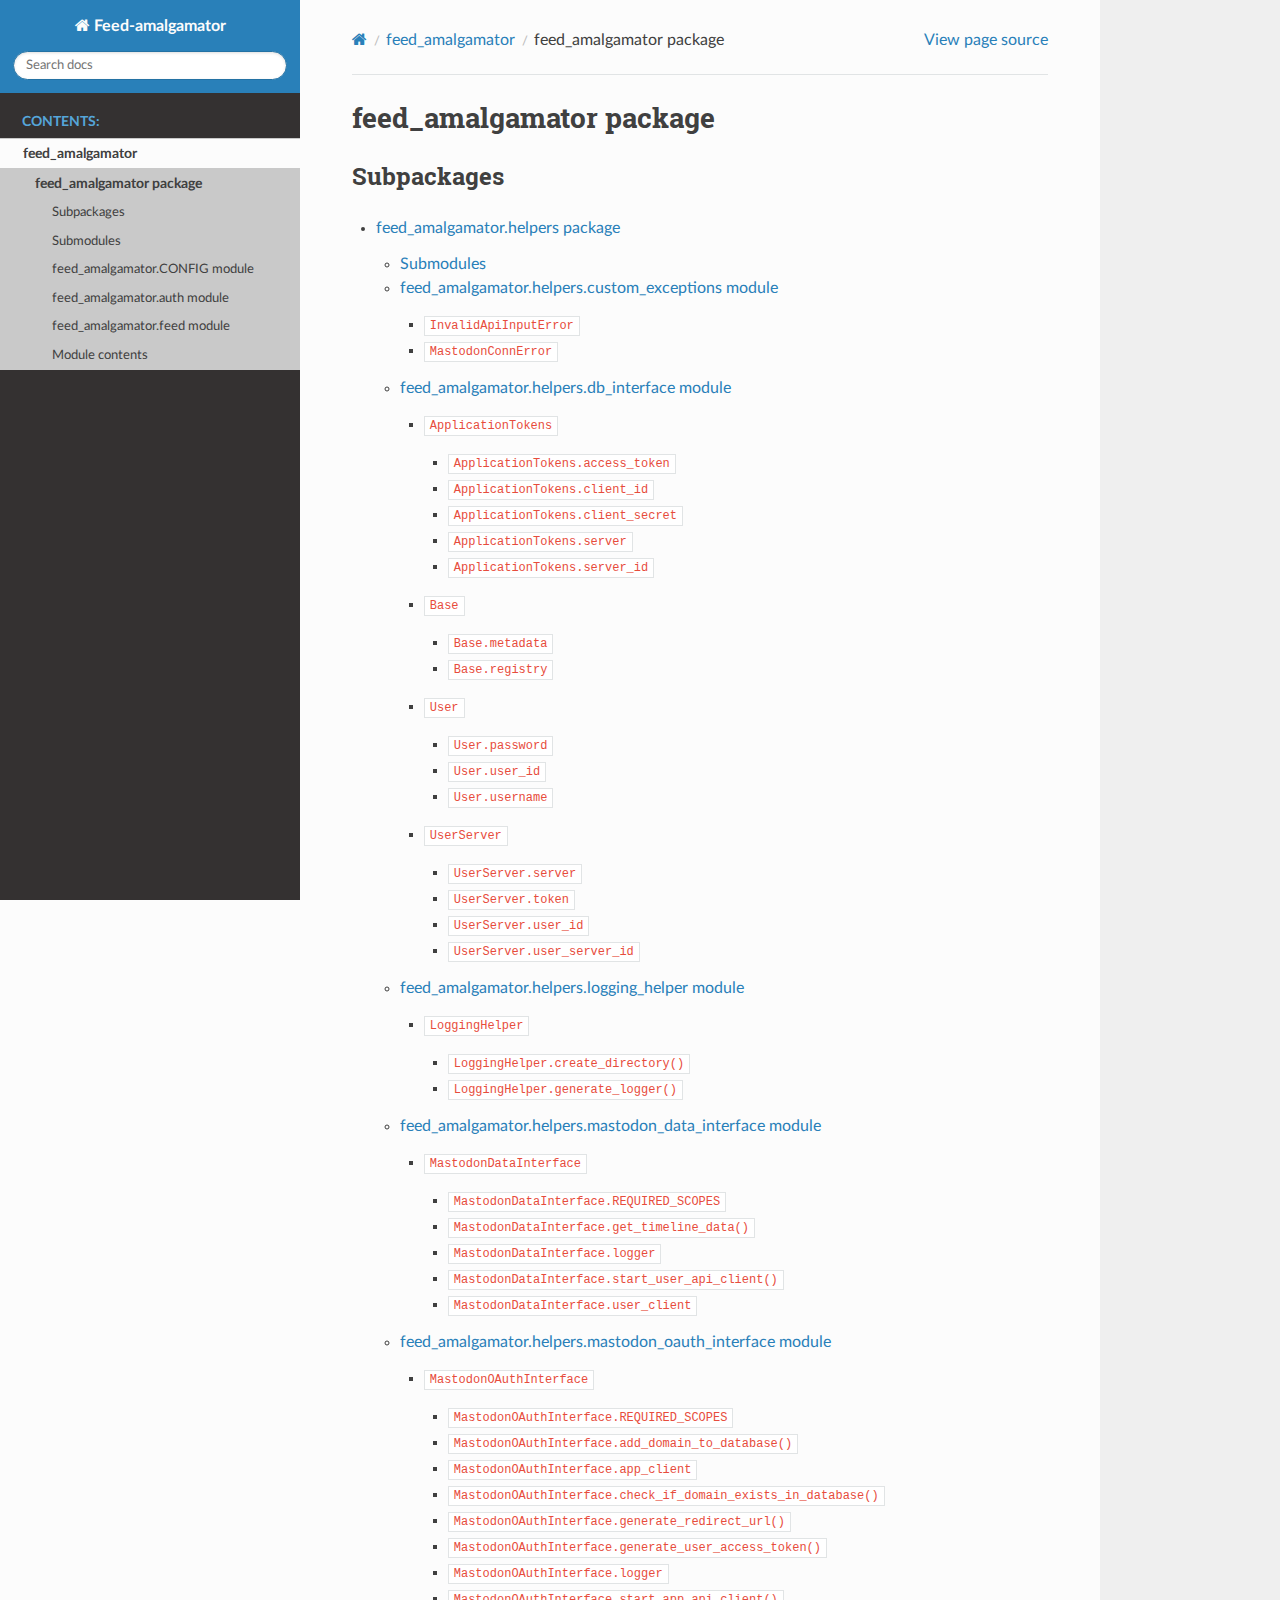
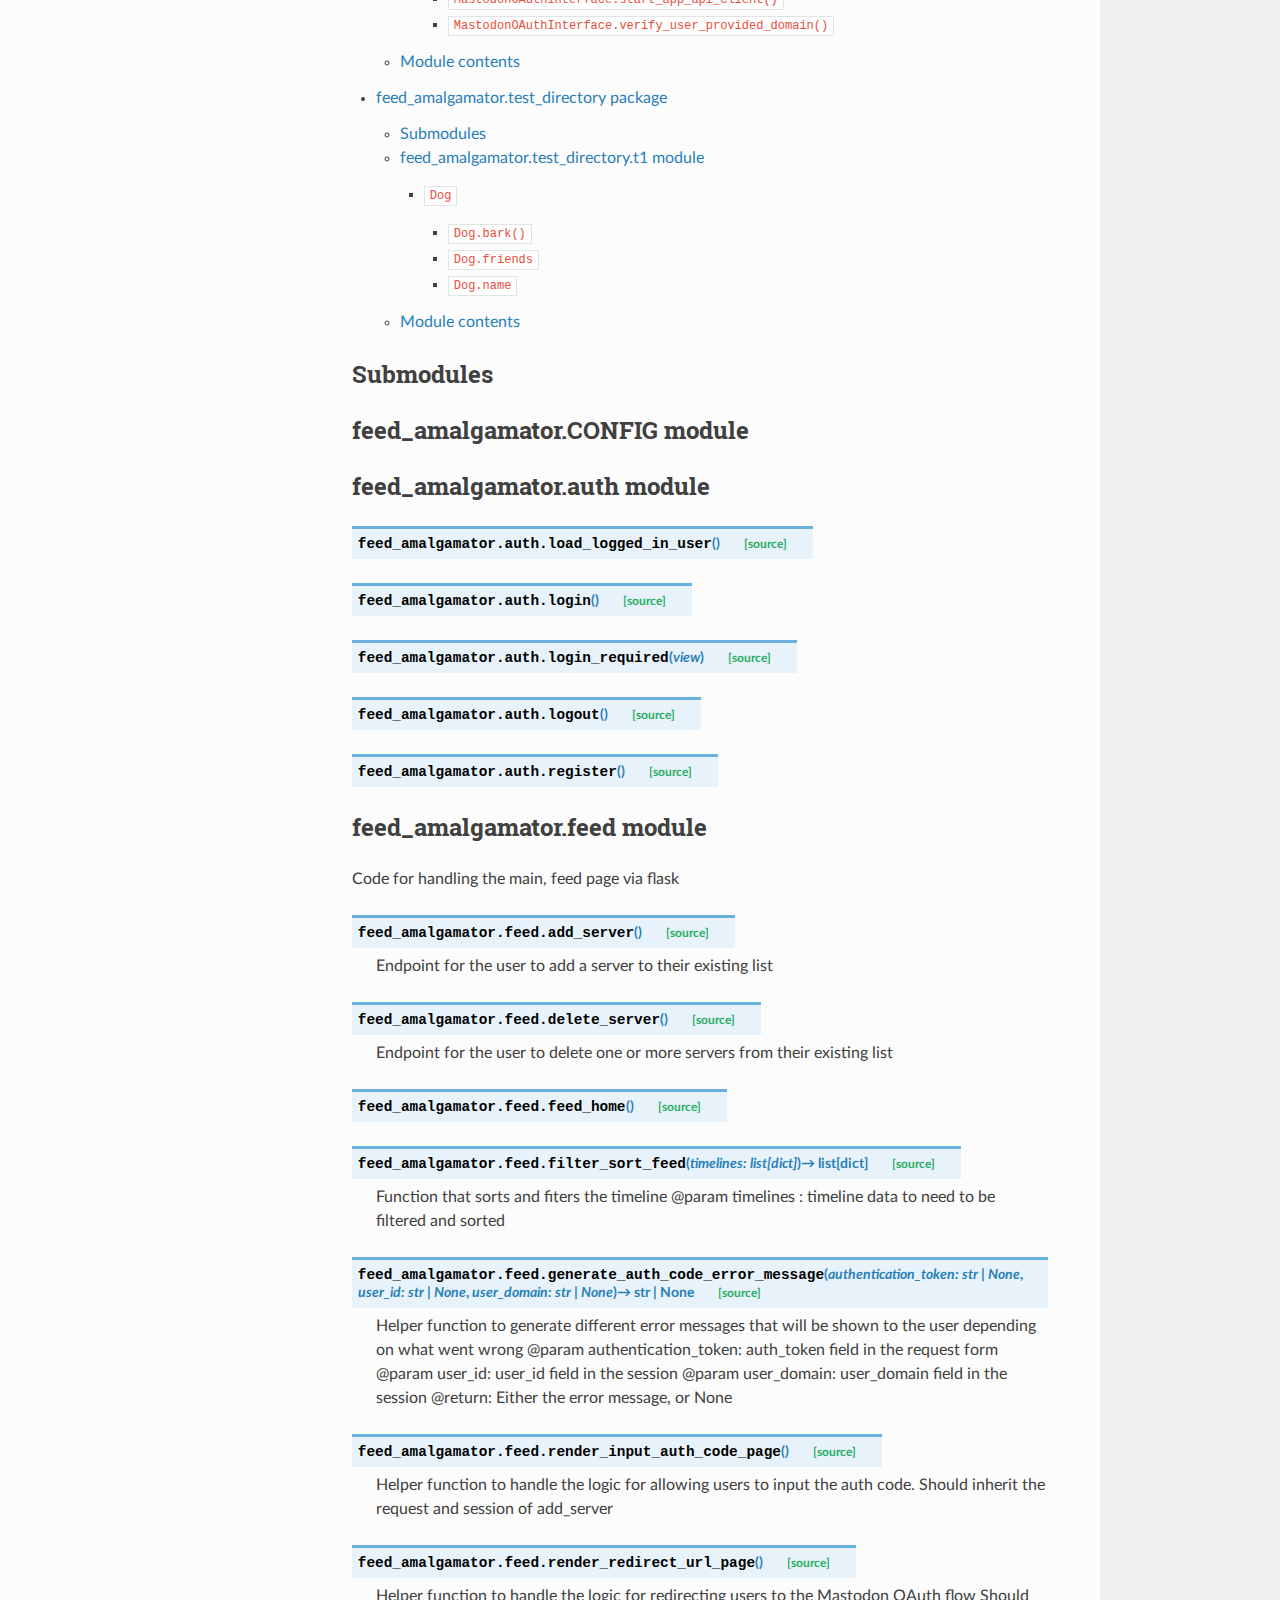
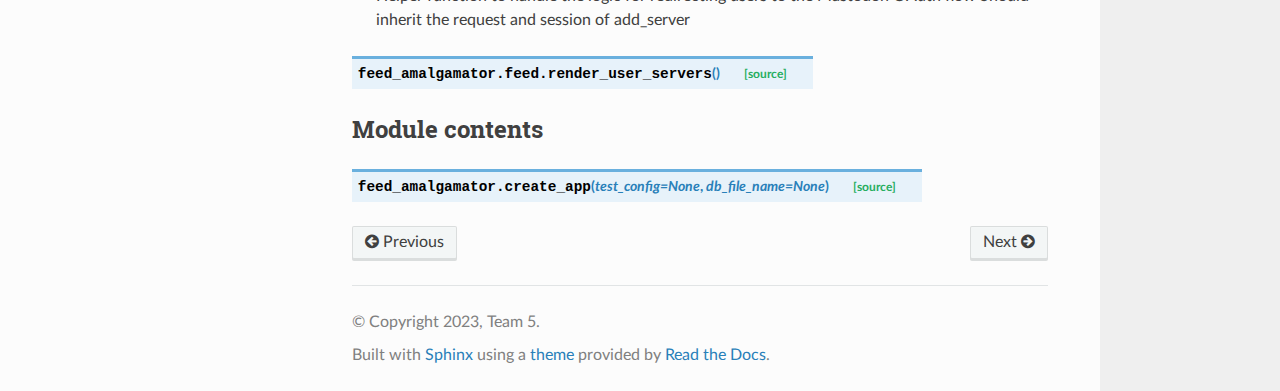
<file: docs/_build/html/feed_amalgamator.html>
<!DOCTYPE html>
<html class="writer-html5" lang="en" data-content_root="./">
<head>
  <meta charset="utf-8" /><meta name="viewport" content="width=device-width, initial-scale=1" />

  <meta name="viewport" content="width=device-width, initial-scale=1.0" />
  <title>feed_amalgamator package &mdash; Feed-amalgamator  documentation</title>
      <link rel="stylesheet" type="text/css" href="_static/pygments.css?v=80d5e7a1" />
      <link rel="stylesheet" type="text/css" href="_static/css/theme.css?v=19f00094" />

  
  <!--[if lt IE 9]>
    <script src="_static/js/html5shiv.min.js"></script>
  <![endif]-->
  
        <script src="_static/jquery.js?v=5d32c60e"></script>
        <script src="_static/_sphinx_javascript_frameworks_compat.js?v=2cd50e6c"></script>
        <script src="_static/documentation_options.js?v=5929fcd5"></script>
        <script src="_static/doctools.js?v=888ff710"></script>
        <script src="_static/sphinx_highlight.js?v=dc90522c"></script>
    <script src="_static/js/theme.js"></script>
    <link rel="index" title="Index" href="genindex.html" />
    <link rel="search" title="Search" href="search.html" />
    <link rel="next" title="feed_amalgamator.helpers package" href="feed_amalgamator.helpers.html" />
    <link rel="prev" title="feed_amalgamator" href="modules.html" /> 
</head>

<body class="wy-body-for-nav"> 
  <div class="wy-grid-for-nav">
    <nav data-toggle="wy-nav-shift" class="wy-nav-side">
      <div class="wy-side-scroll">
        <div class="wy-side-nav-search" >

          
          
          <a href="index.html" class="icon icon-home">
            Feed-amalgamator
          </a>
<div role="search">
  <form id="rtd-search-form" class="wy-form" action="search.html" method="get">
    <input type="text" name="q" placeholder="Search docs" aria-label="Search docs" />
    <input type="hidden" name="check_keywords" value="yes" />
    <input type="hidden" name="area" value="default" />
  </form>
</div>
        </div><div class="wy-menu wy-menu-vertical" data-spy="affix" role="navigation" aria-label="Navigation menu">
              <p class="caption" role="heading"><span class="caption-text">Contents:</span></p>
<ul class="current">
<li class="toctree-l1 current"><a class="reference internal" href="modules.html">feed_amalgamator</a><ul class="current">
<li class="toctree-l2 current"><a class="current reference internal" href="#">feed_amalgamator package</a><ul>
<li class="toctree-l3"><a class="reference internal" href="#subpackages">Subpackages</a><ul>
<li class="toctree-l4"><a class="reference internal" href="feed_amalgamator.helpers.html">feed_amalgamator.helpers package</a></li>
<li class="toctree-l4"><a class="reference internal" href="feed_amalgamator.test_directory.html">feed_amalgamator.test_directory package</a></li>
</ul>
</li>
<li class="toctree-l3"><a class="reference internal" href="#submodules">Submodules</a></li>
<li class="toctree-l3"><a class="reference internal" href="#module-feed_amalgamator.CONFIG">feed_amalgamator.CONFIG module</a></li>
<li class="toctree-l3"><a class="reference internal" href="#module-feed_amalgamator.auth">feed_amalgamator.auth module</a><ul>
<li class="toctree-l4"><a class="reference internal" href="#feed_amalgamator.auth.load_logged_in_user"><code class="docutils literal notranslate"><span class="pre">load_logged_in_user()</span></code></a></li>
<li class="toctree-l4"><a class="reference internal" href="#feed_amalgamator.auth.login"><code class="docutils literal notranslate"><span class="pre">login()</span></code></a></li>
<li class="toctree-l4"><a class="reference internal" href="#feed_amalgamator.auth.login_required"><code class="docutils literal notranslate"><span class="pre">login_required()</span></code></a></li>
<li class="toctree-l4"><a class="reference internal" href="#feed_amalgamator.auth.logout"><code class="docutils literal notranslate"><span class="pre">logout()</span></code></a></li>
<li class="toctree-l4"><a class="reference internal" href="#feed_amalgamator.auth.register"><code class="docutils literal notranslate"><span class="pre">register()</span></code></a></li>
</ul>
</li>
<li class="toctree-l3"><a class="reference internal" href="#module-feed_amalgamator.feed">feed_amalgamator.feed module</a><ul>
<li class="toctree-l4"><a class="reference internal" href="#feed_amalgamator.feed.add_server"><code class="docutils literal notranslate"><span class="pre">add_server()</span></code></a></li>
<li class="toctree-l4"><a class="reference internal" href="#feed_amalgamator.feed.delete_server"><code class="docutils literal notranslate"><span class="pre">delete_server()</span></code></a></li>
<li class="toctree-l4"><a class="reference internal" href="#feed_amalgamator.feed.feed_home"><code class="docutils literal notranslate"><span class="pre">feed_home()</span></code></a></li>
<li class="toctree-l4"><a class="reference internal" href="#feed_amalgamator.feed.filter_sort_feed"><code class="docutils literal notranslate"><span class="pre">filter_sort_feed()</span></code></a></li>
<li class="toctree-l4"><a class="reference internal" href="#feed_amalgamator.feed.generate_auth_code_error_message"><code class="docutils literal notranslate"><span class="pre">generate_auth_code_error_message()</span></code></a></li>
<li class="toctree-l4"><a class="reference internal" href="#feed_amalgamator.feed.render_input_auth_code_page"><code class="docutils literal notranslate"><span class="pre">render_input_auth_code_page()</span></code></a></li>
<li class="toctree-l4"><a class="reference internal" href="#feed_amalgamator.feed.render_redirect_url_page"><code class="docutils literal notranslate"><span class="pre">render_redirect_url_page()</span></code></a></li>
<li class="toctree-l4"><a class="reference internal" href="#feed_amalgamator.feed.render_user_servers"><code class="docutils literal notranslate"><span class="pre">render_user_servers()</span></code></a></li>
</ul>
</li>
<li class="toctree-l3"><a class="reference internal" href="#module-feed_amalgamator">Module contents</a><ul>
<li class="toctree-l4"><a class="reference internal" href="#feed_amalgamator.create_app"><code class="docutils literal notranslate"><span class="pre">create_app()</span></code></a></li>
</ul>
</li>
</ul>
</li>
</ul>
</li>
</ul>

        </div>
      </div>
    </nav>

    <section data-toggle="wy-nav-shift" class="wy-nav-content-wrap"><nav class="wy-nav-top" aria-label="Mobile navigation menu" >
          <i data-toggle="wy-nav-top" class="fa fa-bars"></i>
          <a href="index.html">Feed-amalgamator</a>
      </nav>

      <div class="wy-nav-content">
        <div class="rst-content">
          <div role="navigation" aria-label="Page navigation">
  <ul class="wy-breadcrumbs">
      <li><a href="index.html" class="icon icon-home" aria-label="Home"></a></li>
          <li class="breadcrumb-item"><a href="modules.html">feed_amalgamator</a></li>
      <li class="breadcrumb-item active">feed_amalgamator package</li>
      <li class="wy-breadcrumbs-aside">
            <a href="_sources/feed_amalgamator.rst.txt" rel="nofollow"> View page source</a>
      </li>
  </ul>
  <hr/>
</div>
          <div role="main" class="document" itemscope="itemscope" itemtype="http://schema.org/Article">
           <div itemprop="articleBody">
             
  <section id="feed-amalgamator-package">
<h1>feed_amalgamator package<a class="headerlink" href="#feed-amalgamator-package" title="Link to this heading"></a></h1>
<section id="subpackages">
<h2>Subpackages<a class="headerlink" href="#subpackages" title="Link to this heading"></a></h2>
<div class="toctree-wrapper compound">
<ul>
<li class="toctree-l1"><a class="reference internal" href="feed_amalgamator.helpers.html">feed_amalgamator.helpers package</a><ul>
<li class="toctree-l2"><a class="reference internal" href="feed_amalgamator.helpers.html#submodules">Submodules</a></li>
<li class="toctree-l2"><a class="reference internal" href="feed_amalgamator.helpers.html#module-feed_amalgamator.helpers.custom_exceptions">feed_amalgamator.helpers.custom_exceptions module</a><ul>
<li class="toctree-l3"><a class="reference internal" href="feed_amalgamator.helpers.html#feed_amalgamator.helpers.custom_exceptions.InvalidApiInputError"><code class="docutils literal notranslate"><span class="pre">InvalidApiInputError</span></code></a></li>
<li class="toctree-l3"><a class="reference internal" href="feed_amalgamator.helpers.html#feed_amalgamator.helpers.custom_exceptions.MastodonConnError"><code class="docutils literal notranslate"><span class="pre">MastodonConnError</span></code></a></li>
</ul>
</li>
<li class="toctree-l2"><a class="reference internal" href="feed_amalgamator.helpers.html#module-feed_amalgamator.helpers.db_interface">feed_amalgamator.helpers.db_interface module</a><ul>
<li class="toctree-l3"><a class="reference internal" href="feed_amalgamator.helpers.html#feed_amalgamator.helpers.db_interface.ApplicationTokens"><code class="docutils literal notranslate"><span class="pre">ApplicationTokens</span></code></a><ul>
<li class="toctree-l4"><a class="reference internal" href="feed_amalgamator.helpers.html#feed_amalgamator.helpers.db_interface.ApplicationTokens.access_token"><code class="docutils literal notranslate"><span class="pre">ApplicationTokens.access_token</span></code></a></li>
<li class="toctree-l4"><a class="reference internal" href="feed_amalgamator.helpers.html#feed_amalgamator.helpers.db_interface.ApplicationTokens.client_id"><code class="docutils literal notranslate"><span class="pre">ApplicationTokens.client_id</span></code></a></li>
<li class="toctree-l4"><a class="reference internal" href="feed_amalgamator.helpers.html#feed_amalgamator.helpers.db_interface.ApplicationTokens.client_secret"><code class="docutils literal notranslate"><span class="pre">ApplicationTokens.client_secret</span></code></a></li>
<li class="toctree-l4"><a class="reference internal" href="feed_amalgamator.helpers.html#feed_amalgamator.helpers.db_interface.ApplicationTokens.server"><code class="docutils literal notranslate"><span class="pre">ApplicationTokens.server</span></code></a></li>
<li class="toctree-l4"><a class="reference internal" href="feed_amalgamator.helpers.html#feed_amalgamator.helpers.db_interface.ApplicationTokens.server_id"><code class="docutils literal notranslate"><span class="pre">ApplicationTokens.server_id</span></code></a></li>
</ul>
</li>
<li class="toctree-l3"><a class="reference internal" href="feed_amalgamator.helpers.html#feed_amalgamator.helpers.db_interface.Base"><code class="docutils literal notranslate"><span class="pre">Base</span></code></a><ul>
<li class="toctree-l4"><a class="reference internal" href="feed_amalgamator.helpers.html#feed_amalgamator.helpers.db_interface.Base.metadata"><code class="docutils literal notranslate"><span class="pre">Base.metadata</span></code></a></li>
<li class="toctree-l4"><a class="reference internal" href="feed_amalgamator.helpers.html#feed_amalgamator.helpers.db_interface.Base.registry"><code class="docutils literal notranslate"><span class="pre">Base.registry</span></code></a></li>
</ul>
</li>
<li class="toctree-l3"><a class="reference internal" href="feed_amalgamator.helpers.html#feed_amalgamator.helpers.db_interface.User"><code class="docutils literal notranslate"><span class="pre">User</span></code></a><ul>
<li class="toctree-l4"><a class="reference internal" href="feed_amalgamator.helpers.html#feed_amalgamator.helpers.db_interface.User.password"><code class="docutils literal notranslate"><span class="pre">User.password</span></code></a></li>
<li class="toctree-l4"><a class="reference internal" href="feed_amalgamator.helpers.html#feed_amalgamator.helpers.db_interface.User.user_id"><code class="docutils literal notranslate"><span class="pre">User.user_id</span></code></a></li>
<li class="toctree-l4"><a class="reference internal" href="feed_amalgamator.helpers.html#feed_amalgamator.helpers.db_interface.User.username"><code class="docutils literal notranslate"><span class="pre">User.username</span></code></a></li>
</ul>
</li>
<li class="toctree-l3"><a class="reference internal" href="feed_amalgamator.helpers.html#feed_amalgamator.helpers.db_interface.UserServer"><code class="docutils literal notranslate"><span class="pre">UserServer</span></code></a><ul>
<li class="toctree-l4"><a class="reference internal" href="feed_amalgamator.helpers.html#feed_amalgamator.helpers.db_interface.UserServer.server"><code class="docutils literal notranslate"><span class="pre">UserServer.server</span></code></a></li>
<li class="toctree-l4"><a class="reference internal" href="feed_amalgamator.helpers.html#feed_amalgamator.helpers.db_interface.UserServer.token"><code class="docutils literal notranslate"><span class="pre">UserServer.token</span></code></a></li>
<li class="toctree-l4"><a class="reference internal" href="feed_amalgamator.helpers.html#feed_amalgamator.helpers.db_interface.UserServer.user_id"><code class="docutils literal notranslate"><span class="pre">UserServer.user_id</span></code></a></li>
<li class="toctree-l4"><a class="reference internal" href="feed_amalgamator.helpers.html#feed_amalgamator.helpers.db_interface.UserServer.user_server_id"><code class="docutils literal notranslate"><span class="pre">UserServer.user_server_id</span></code></a></li>
</ul>
</li>
</ul>
</li>
<li class="toctree-l2"><a class="reference internal" href="feed_amalgamator.helpers.html#module-feed_amalgamator.helpers.logging_helper">feed_amalgamator.helpers.logging_helper module</a><ul>
<li class="toctree-l3"><a class="reference internal" href="feed_amalgamator.helpers.html#feed_amalgamator.helpers.logging_helper.LoggingHelper"><code class="docutils literal notranslate"><span class="pre">LoggingHelper</span></code></a><ul>
<li class="toctree-l4"><a class="reference internal" href="feed_amalgamator.helpers.html#feed_amalgamator.helpers.logging_helper.LoggingHelper.create_directory"><code class="docutils literal notranslate"><span class="pre">LoggingHelper.create_directory()</span></code></a></li>
<li class="toctree-l4"><a class="reference internal" href="feed_amalgamator.helpers.html#feed_amalgamator.helpers.logging_helper.LoggingHelper.generate_logger"><code class="docutils literal notranslate"><span class="pre">LoggingHelper.generate_logger()</span></code></a></li>
</ul>
</li>
</ul>
</li>
<li class="toctree-l2"><a class="reference internal" href="feed_amalgamator.helpers.html#module-feed_amalgamator.helpers.mastodon_data_interface">feed_amalgamator.helpers.mastodon_data_interface module</a><ul>
<li class="toctree-l3"><a class="reference internal" href="feed_amalgamator.helpers.html#feed_amalgamator.helpers.mastodon_data_interface.MastodonDataInterface"><code class="docutils literal notranslate"><span class="pre">MastodonDataInterface</span></code></a><ul>
<li class="toctree-l4"><a class="reference internal" href="feed_amalgamator.helpers.html#feed_amalgamator.helpers.mastodon_data_interface.MastodonDataInterface.REQUIRED_SCOPES"><code class="docutils literal notranslate"><span class="pre">MastodonDataInterface.REQUIRED_SCOPES</span></code></a></li>
<li class="toctree-l4"><a class="reference internal" href="feed_amalgamator.helpers.html#feed_amalgamator.helpers.mastodon_data_interface.MastodonDataInterface.get_timeline_data"><code class="docutils literal notranslate"><span class="pre">MastodonDataInterface.get_timeline_data()</span></code></a></li>
<li class="toctree-l4"><a class="reference internal" href="feed_amalgamator.helpers.html#feed_amalgamator.helpers.mastodon_data_interface.MastodonDataInterface.logger"><code class="docutils literal notranslate"><span class="pre">MastodonDataInterface.logger</span></code></a></li>
<li class="toctree-l4"><a class="reference internal" href="feed_amalgamator.helpers.html#feed_amalgamator.helpers.mastodon_data_interface.MastodonDataInterface.start_user_api_client"><code class="docutils literal notranslate"><span class="pre">MastodonDataInterface.start_user_api_client()</span></code></a></li>
<li class="toctree-l4"><a class="reference internal" href="feed_amalgamator.helpers.html#feed_amalgamator.helpers.mastodon_data_interface.MastodonDataInterface.user_client"><code class="docutils literal notranslate"><span class="pre">MastodonDataInterface.user_client</span></code></a></li>
</ul>
</li>
</ul>
</li>
<li class="toctree-l2"><a class="reference internal" href="feed_amalgamator.helpers.html#module-feed_amalgamator.helpers.mastodon_oauth_interface">feed_amalgamator.helpers.mastodon_oauth_interface module</a><ul>
<li class="toctree-l3"><a class="reference internal" href="feed_amalgamator.helpers.html#feed_amalgamator.helpers.mastodon_oauth_interface.MastodonOAuthInterface"><code class="docutils literal notranslate"><span class="pre">MastodonOAuthInterface</span></code></a><ul>
<li class="toctree-l4"><a class="reference internal" href="feed_amalgamator.helpers.html#feed_amalgamator.helpers.mastodon_oauth_interface.MastodonOAuthInterface.REQUIRED_SCOPES"><code class="docutils literal notranslate"><span class="pre">MastodonOAuthInterface.REQUIRED_SCOPES</span></code></a></li>
<li class="toctree-l4"><a class="reference internal" href="feed_amalgamator.helpers.html#feed_amalgamator.helpers.mastodon_oauth_interface.MastodonOAuthInterface.add_domain_to_database"><code class="docutils literal notranslate"><span class="pre">MastodonOAuthInterface.add_domain_to_database()</span></code></a></li>
<li class="toctree-l4"><a class="reference internal" href="feed_amalgamator.helpers.html#feed_amalgamator.helpers.mastodon_oauth_interface.MastodonOAuthInterface.app_client"><code class="docutils literal notranslate"><span class="pre">MastodonOAuthInterface.app_client</span></code></a></li>
<li class="toctree-l4"><a class="reference internal" href="feed_amalgamator.helpers.html#feed_amalgamator.helpers.mastodon_oauth_interface.MastodonOAuthInterface.check_if_domain_exists_in_database"><code class="docutils literal notranslate"><span class="pre">MastodonOAuthInterface.check_if_domain_exists_in_database()</span></code></a></li>
<li class="toctree-l4"><a class="reference internal" href="feed_amalgamator.helpers.html#feed_amalgamator.helpers.mastodon_oauth_interface.MastodonOAuthInterface.generate_redirect_url"><code class="docutils literal notranslate"><span class="pre">MastodonOAuthInterface.generate_redirect_url()</span></code></a></li>
<li class="toctree-l4"><a class="reference internal" href="feed_amalgamator.helpers.html#feed_amalgamator.helpers.mastodon_oauth_interface.MastodonOAuthInterface.generate_user_access_token"><code class="docutils literal notranslate"><span class="pre">MastodonOAuthInterface.generate_user_access_token()</span></code></a></li>
<li class="toctree-l4"><a class="reference internal" href="feed_amalgamator.helpers.html#feed_amalgamator.helpers.mastodon_oauth_interface.MastodonOAuthInterface.logger"><code class="docutils literal notranslate"><span class="pre">MastodonOAuthInterface.logger</span></code></a></li>
<li class="toctree-l4"><a class="reference internal" href="feed_amalgamator.helpers.html#feed_amalgamator.helpers.mastodon_oauth_interface.MastodonOAuthInterface.start_app_api_client"><code class="docutils literal notranslate"><span class="pre">MastodonOAuthInterface.start_app_api_client()</span></code></a></li>
<li class="toctree-l4"><a class="reference internal" href="feed_amalgamator.helpers.html#feed_amalgamator.helpers.mastodon_oauth_interface.MastodonOAuthInterface.verify_user_provided_domain"><code class="docutils literal notranslate"><span class="pre">MastodonOAuthInterface.verify_user_provided_domain()</span></code></a></li>
</ul>
</li>
</ul>
</li>
<li class="toctree-l2"><a class="reference internal" href="feed_amalgamator.helpers.html#module-feed_amalgamator.helpers">Module contents</a></li>
</ul>
</li>
<li class="toctree-l1"><a class="reference internal" href="feed_amalgamator.test_directory.html">feed_amalgamator.test_directory package</a><ul>
<li class="toctree-l2"><a class="reference internal" href="feed_amalgamator.test_directory.html#submodules">Submodules</a></li>
<li class="toctree-l2"><a class="reference internal" href="feed_amalgamator.test_directory.html#module-feed_amalgamator.test_directory.t1">feed_amalgamator.test_directory.t1 module</a><ul>
<li class="toctree-l3"><a class="reference internal" href="feed_amalgamator.test_directory.html#feed_amalgamator.test_directory.t1.Dog"><code class="docutils literal notranslate"><span class="pre">Dog</span></code></a><ul>
<li class="toctree-l4"><a class="reference internal" href="feed_amalgamator.test_directory.html#feed_amalgamator.test_directory.t1.Dog.bark"><code class="docutils literal notranslate"><span class="pre">Dog.bark()</span></code></a></li>
<li class="toctree-l4"><a class="reference internal" href="feed_amalgamator.test_directory.html#feed_amalgamator.test_directory.t1.Dog.friends"><code class="docutils literal notranslate"><span class="pre">Dog.friends</span></code></a></li>
<li class="toctree-l4"><a class="reference internal" href="feed_amalgamator.test_directory.html#feed_amalgamator.test_directory.t1.Dog.name"><code class="docutils literal notranslate"><span class="pre">Dog.name</span></code></a></li>
</ul>
</li>
</ul>
</li>
<li class="toctree-l2"><a class="reference internal" href="feed_amalgamator.test_directory.html#module-feed_amalgamator.test_directory">Module contents</a></li>
</ul>
</li>
</ul>
</div>
</section>
<section id="submodules">
<h2>Submodules<a class="headerlink" href="#submodules" title="Link to this heading"></a></h2>
</section>
<section id="module-feed_amalgamator.CONFIG">
<span id="feed-amalgamator-config-module"></span><h2>feed_amalgamator.CONFIG module<a class="headerlink" href="#module-feed_amalgamator.CONFIG" title="Link to this heading"></a></h2>
</section>
<section id="module-feed_amalgamator.auth">
<span id="feed-amalgamator-auth-module"></span><h2>feed_amalgamator.auth module<a class="headerlink" href="#module-feed_amalgamator.auth" title="Link to this heading"></a></h2>
<dl class="py function">
<dt class="sig sig-object py" id="feed_amalgamator.auth.load_logged_in_user">
<span class="sig-prename descclassname"><span class="pre">feed_amalgamator.auth.</span></span><span class="sig-name descname"><span class="pre">load_logged_in_user</span></span><span class="sig-paren">(</span><span class="sig-paren">)</span><a class="reference internal" href="_modules/feed_amalgamator/auth.html#load_logged_in_user"><span class="viewcode-link"><span class="pre">[source]</span></span></a><a class="headerlink" href="#feed_amalgamator.auth.load_logged_in_user" title="Link to this definition"></a></dt>
<dd></dd></dl>

<dl class="py function">
<dt class="sig sig-object py" id="feed_amalgamator.auth.login">
<span class="sig-prename descclassname"><span class="pre">feed_amalgamator.auth.</span></span><span class="sig-name descname"><span class="pre">login</span></span><span class="sig-paren">(</span><span class="sig-paren">)</span><a class="reference internal" href="_modules/feed_amalgamator/auth.html#login"><span class="viewcode-link"><span class="pre">[source]</span></span></a><a class="headerlink" href="#feed_amalgamator.auth.login" title="Link to this definition"></a></dt>
<dd></dd></dl>

<dl class="py function">
<dt class="sig sig-object py" id="feed_amalgamator.auth.login_required">
<span class="sig-prename descclassname"><span class="pre">feed_amalgamator.auth.</span></span><span class="sig-name descname"><span class="pre">login_required</span></span><span class="sig-paren">(</span><em class="sig-param"><span class="n"><span class="pre">view</span></span></em><span class="sig-paren">)</span><a class="reference internal" href="_modules/feed_amalgamator/auth.html#login_required"><span class="viewcode-link"><span class="pre">[source]</span></span></a><a class="headerlink" href="#feed_amalgamator.auth.login_required" title="Link to this definition"></a></dt>
<dd></dd></dl>

<dl class="py function">
<dt class="sig sig-object py" id="feed_amalgamator.auth.logout">
<span class="sig-prename descclassname"><span class="pre">feed_amalgamator.auth.</span></span><span class="sig-name descname"><span class="pre">logout</span></span><span class="sig-paren">(</span><span class="sig-paren">)</span><a class="reference internal" href="_modules/feed_amalgamator/auth.html#logout"><span class="viewcode-link"><span class="pre">[source]</span></span></a><a class="headerlink" href="#feed_amalgamator.auth.logout" title="Link to this definition"></a></dt>
<dd></dd></dl>

<dl class="py function">
<dt class="sig sig-object py" id="feed_amalgamator.auth.register">
<span class="sig-prename descclassname"><span class="pre">feed_amalgamator.auth.</span></span><span class="sig-name descname"><span class="pre">register</span></span><span class="sig-paren">(</span><span class="sig-paren">)</span><a class="reference internal" href="_modules/feed_amalgamator/auth.html#register"><span class="viewcode-link"><span class="pre">[source]</span></span></a><a class="headerlink" href="#feed_amalgamator.auth.register" title="Link to this definition"></a></dt>
<dd></dd></dl>

</section>
<section id="module-feed_amalgamator.feed">
<span id="feed-amalgamator-feed-module"></span><h2>feed_amalgamator.feed module<a class="headerlink" href="#module-feed_amalgamator.feed" title="Link to this heading"></a></h2>
<p>Code for handling the main, feed page via flask</p>
<dl class="py function">
<dt class="sig sig-object py" id="feed_amalgamator.feed.add_server">
<span class="sig-prename descclassname"><span class="pre">feed_amalgamator.feed.</span></span><span class="sig-name descname"><span class="pre">add_server</span></span><span class="sig-paren">(</span><span class="sig-paren">)</span><a class="reference internal" href="_modules/feed_amalgamator/feed.html#add_server"><span class="viewcode-link"><span class="pre">[source]</span></span></a><a class="headerlink" href="#feed_amalgamator.feed.add_server" title="Link to this definition"></a></dt>
<dd><p>Endpoint for the user to add a server to their existing list</p>
</dd></dl>

<dl class="py function">
<dt class="sig sig-object py" id="feed_amalgamator.feed.delete_server">
<span class="sig-prename descclassname"><span class="pre">feed_amalgamator.feed.</span></span><span class="sig-name descname"><span class="pre">delete_server</span></span><span class="sig-paren">(</span><span class="sig-paren">)</span><a class="reference internal" href="_modules/feed_amalgamator/feed.html#delete_server"><span class="viewcode-link"><span class="pre">[source]</span></span></a><a class="headerlink" href="#feed_amalgamator.feed.delete_server" title="Link to this definition"></a></dt>
<dd><p>Endpoint for the user to delete one or more servers from their existing list</p>
</dd></dl>

<dl class="py function">
<dt class="sig sig-object py" id="feed_amalgamator.feed.feed_home">
<span class="sig-prename descclassname"><span class="pre">feed_amalgamator.feed.</span></span><span class="sig-name descname"><span class="pre">feed_home</span></span><span class="sig-paren">(</span><span class="sig-paren">)</span><a class="reference internal" href="_modules/feed_amalgamator/feed.html#feed_home"><span class="viewcode-link"><span class="pre">[source]</span></span></a><a class="headerlink" href="#feed_amalgamator.feed.feed_home" title="Link to this definition"></a></dt>
<dd></dd></dl>

<dl class="py function">
<dt class="sig sig-object py" id="feed_amalgamator.feed.filter_sort_feed">
<span class="sig-prename descclassname"><span class="pre">feed_amalgamator.feed.</span></span><span class="sig-name descname"><span class="pre">filter_sort_feed</span></span><span class="sig-paren">(</span><em class="sig-param"><span class="n"><span class="pre">timelines</span></span><span class="p"><span class="pre">:</span></span><span class="w"> </span><span class="n"><span class="pre">list</span><span class="p"><span class="pre">[</span></span><span class="pre">dict</span><span class="p"><span class="pre">]</span></span></span></em><span class="sig-paren">)</span> <span class="sig-return"><span class="sig-return-icon">&#x2192;</span> <span class="sig-return-typehint"><span class="pre">list</span><span class="p"><span class="pre">[</span></span><span class="pre">dict</span><span class="p"><span class="pre">]</span></span></span></span><a class="reference internal" href="_modules/feed_amalgamator/feed.html#filter_sort_feed"><span class="viewcode-link"><span class="pre">[source]</span></span></a><a class="headerlink" href="#feed_amalgamator.feed.filter_sort_feed" title="Link to this definition"></a></dt>
<dd><p>Function that sorts and fiters the timeline
&#64;param timelines : timeline data to need to be filtered and sorted</p>
</dd></dl>

<dl class="py function">
<dt class="sig sig-object py" id="feed_amalgamator.feed.generate_auth_code_error_message">
<span class="sig-prename descclassname"><span class="pre">feed_amalgamator.feed.</span></span><span class="sig-name descname"><span class="pre">generate_auth_code_error_message</span></span><span class="sig-paren">(</span><em class="sig-param"><span class="n"><span class="pre">authentication_token</span></span><span class="p"><span class="pre">:</span></span><span class="w"> </span><span class="n"><span class="pre">str</span><span class="w"> </span><span class="p"><span class="pre">|</span></span><span class="w"> </span><span class="pre">None</span></span></em>, <em class="sig-param"><span class="n"><span class="pre">user_id</span></span><span class="p"><span class="pre">:</span></span><span class="w"> </span><span class="n"><span class="pre">str</span><span class="w"> </span><span class="p"><span class="pre">|</span></span><span class="w"> </span><span class="pre">None</span></span></em>, <em class="sig-param"><span class="n"><span class="pre">user_domain</span></span><span class="p"><span class="pre">:</span></span><span class="w"> </span><span class="n"><span class="pre">str</span><span class="w"> </span><span class="p"><span class="pre">|</span></span><span class="w"> </span><span class="pre">None</span></span></em><span class="sig-paren">)</span> <span class="sig-return"><span class="sig-return-icon">&#x2192;</span> <span class="sig-return-typehint"><span class="pre">str</span><span class="w"> </span><span class="p"><span class="pre">|</span></span><span class="w"> </span><span class="pre">None</span></span></span><a class="reference internal" href="_modules/feed_amalgamator/feed.html#generate_auth_code_error_message"><span class="viewcode-link"><span class="pre">[source]</span></span></a><a class="headerlink" href="#feed_amalgamator.feed.generate_auth_code_error_message" title="Link to this definition"></a></dt>
<dd><p>Helper function to generate different error messages that will be shown to the user depending
on what went wrong
&#64;param authentication_token: auth_token field in the request form
&#64;param user_id: user_id field in the session
&#64;param user_domain: user_domain field in the session
&#64;return: Either the error message, or None</p>
</dd></dl>

<dl class="py function">
<dt class="sig sig-object py" id="feed_amalgamator.feed.render_input_auth_code_page">
<span class="sig-prename descclassname"><span class="pre">feed_amalgamator.feed.</span></span><span class="sig-name descname"><span class="pre">render_input_auth_code_page</span></span><span class="sig-paren">(</span><span class="sig-paren">)</span><a class="reference internal" href="_modules/feed_amalgamator/feed.html#render_input_auth_code_page"><span class="viewcode-link"><span class="pre">[source]</span></span></a><a class="headerlink" href="#feed_amalgamator.feed.render_input_auth_code_page" title="Link to this definition"></a></dt>
<dd><p>Helper function to handle the logic for allowing users to input the auth code.
Should inherit the request and session of add_server</p>
</dd></dl>

<dl class="py function">
<dt class="sig sig-object py" id="feed_amalgamator.feed.render_redirect_url_page">
<span class="sig-prename descclassname"><span class="pre">feed_amalgamator.feed.</span></span><span class="sig-name descname"><span class="pre">render_redirect_url_page</span></span><span class="sig-paren">(</span><span class="sig-paren">)</span><a class="reference internal" href="_modules/feed_amalgamator/feed.html#render_redirect_url_page"><span class="viewcode-link"><span class="pre">[source]</span></span></a><a class="headerlink" href="#feed_amalgamator.feed.render_redirect_url_page" title="Link to this definition"></a></dt>
<dd><p>Helper function to handle the logic for redirecting users to the Mastodon OAuth flow
Should inherit the request and session of add_server</p>
</dd></dl>

<dl class="py function">
<dt class="sig sig-object py" id="feed_amalgamator.feed.render_user_servers">
<span class="sig-prename descclassname"><span class="pre">feed_amalgamator.feed.</span></span><span class="sig-name descname"><span class="pre">render_user_servers</span></span><span class="sig-paren">(</span><span class="sig-paren">)</span><a class="reference internal" href="_modules/feed_amalgamator/feed.html#render_user_servers"><span class="viewcode-link"><span class="pre">[source]</span></span></a><a class="headerlink" href="#feed_amalgamator.feed.render_user_servers" title="Link to this definition"></a></dt>
<dd></dd></dl>

</section>
<section id="module-feed_amalgamator">
<span id="module-contents"></span><h2>Module contents<a class="headerlink" href="#module-feed_amalgamator" title="Link to this heading"></a></h2>
<dl class="py function">
<dt class="sig sig-object py" id="feed_amalgamator.create_app">
<span class="sig-prename descclassname"><span class="pre">feed_amalgamator.</span></span><span class="sig-name descname"><span class="pre">create_app</span></span><span class="sig-paren">(</span><em class="sig-param"><span class="n"><span class="pre">test_config</span></span><span class="o"><span class="pre">=</span></span><span class="default_value"><span class="pre">None</span></span></em>, <em class="sig-param"><span class="n"><span class="pre">db_file_name</span></span><span class="o"><span class="pre">=</span></span><span class="default_value"><span class="pre">None</span></span></em><span class="sig-paren">)</span><a class="reference internal" href="_modules/feed_amalgamator.html#create_app"><span class="viewcode-link"><span class="pre">[source]</span></span></a><a class="headerlink" href="#feed_amalgamator.create_app" title="Link to this definition"></a></dt>
<dd></dd></dl>

</section>
</section>


           </div>
          </div>
          <footer><div class="rst-footer-buttons" role="navigation" aria-label="Footer">
        <a href="modules.html" class="btn btn-neutral float-left" title="feed_amalgamator" accesskey="p" rel="prev"><span class="fa fa-arrow-circle-left" aria-hidden="true"></span> Previous</a>
        <a href="feed_amalgamator.helpers.html" class="btn btn-neutral float-right" title="feed_amalgamator.helpers package" accesskey="n" rel="next">Next <span class="fa fa-arrow-circle-right" aria-hidden="true"></span></a>
    </div>

  <hr/>

  <div role="contentinfo">
    <p>&#169; Copyright 2023, Team 5.</p>
  </div>

  Built with <a href="https://www.sphinx-doc.org/">Sphinx</a> using a
    <a href="https://github.com/readthedocs/sphinx_rtd_theme">theme</a>
    provided by <a href="https://readthedocs.org">Read the Docs</a>.
   

</footer>
        </div>
      </div>
    </section>
  </div>
  <script>
      jQuery(function () {
          SphinxRtdTheme.Navigation.enable(true);
      });
  </script> 

</body>
</html>
</file>
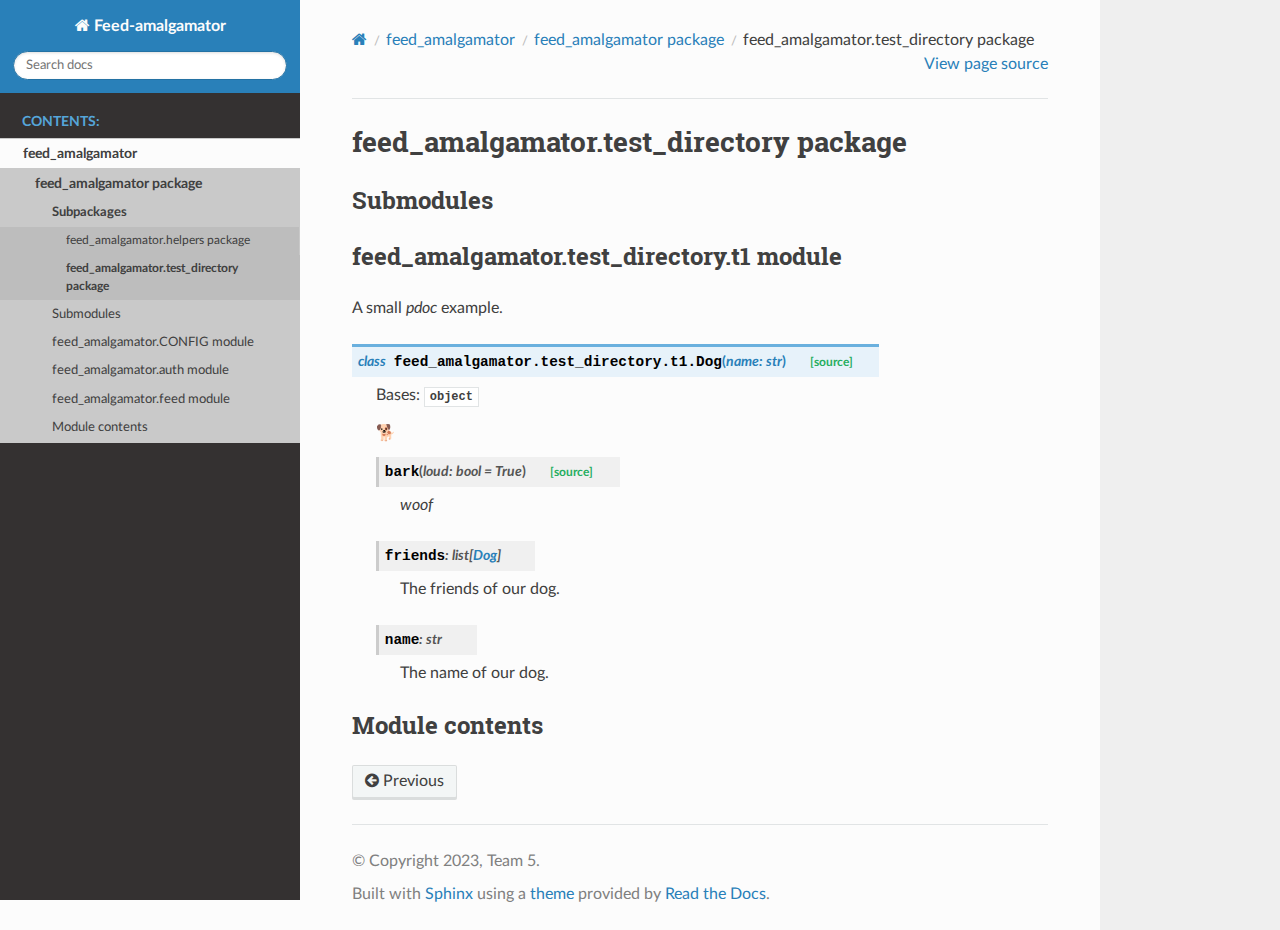
<file: docs/_build/html/feed_amalgamator.test_directory.html>
<!DOCTYPE html>
<html class="writer-html5" lang="en" data-content_root="./">
<head>
  <meta charset="utf-8" /><meta name="viewport" content="width=device-width, initial-scale=1" />

  <meta name="viewport" content="width=device-width, initial-scale=1.0" />
  <title>feed_amalgamator.test_directory package &mdash; Feed-amalgamator  documentation</title>
      <link rel="stylesheet" type="text/css" href="_static/pygments.css?v=80d5e7a1" />
      <link rel="stylesheet" type="text/css" href="_static/css/theme.css?v=19f00094" />

  
  <!--[if lt IE 9]>
    <script src="_static/js/html5shiv.min.js"></script>
  <![endif]-->
  
        <script src="_static/jquery.js?v=5d32c60e"></script>
        <script src="_static/_sphinx_javascript_frameworks_compat.js?v=2cd50e6c"></script>
        <script src="_static/documentation_options.js?v=5929fcd5"></script>
        <script src="_static/doctools.js?v=888ff710"></script>
        <script src="_static/sphinx_highlight.js?v=dc90522c"></script>
    <script src="_static/js/theme.js"></script>
    <link rel="index" title="Index" href="genindex.html" />
    <link rel="search" title="Search" href="search.html" />
    <link rel="prev" title="feed_amalgamator.helpers package" href="feed_amalgamator.helpers.html" /> 
</head>

<body class="wy-body-for-nav"> 
  <div class="wy-grid-for-nav">
    <nav data-toggle="wy-nav-shift" class="wy-nav-side">
      <div class="wy-side-scroll">
        <div class="wy-side-nav-search" >

          
          
          <a href="index.html" class="icon icon-home">
            Feed-amalgamator
          </a>
<div role="search">
  <form id="rtd-search-form" class="wy-form" action="search.html" method="get">
    <input type="text" name="q" placeholder="Search docs" aria-label="Search docs" />
    <input type="hidden" name="check_keywords" value="yes" />
    <input type="hidden" name="area" value="default" />
  </form>
</div>
        </div><div class="wy-menu wy-menu-vertical" data-spy="affix" role="navigation" aria-label="Navigation menu">
              <p class="caption" role="heading"><span class="caption-text">Contents:</span></p>
<ul class="current">
<li class="toctree-l1 current"><a class="reference internal" href="modules.html">feed_amalgamator</a><ul class="current">
<li class="toctree-l2 current"><a class="reference internal" href="feed_amalgamator.html">feed_amalgamator package</a><ul class="current">
<li class="toctree-l3 current"><a class="reference internal" href="feed_amalgamator.html#subpackages">Subpackages</a><ul class="current">
<li class="toctree-l4"><a class="reference internal" href="feed_amalgamator.helpers.html">feed_amalgamator.helpers package</a></li>
<li class="toctree-l4 current"><a class="current reference internal" href="#">feed_amalgamator.test_directory package</a></li>
</ul>
</li>
<li class="toctree-l3"><a class="reference internal" href="feed_amalgamator.html#submodules">Submodules</a></li>
<li class="toctree-l3"><a class="reference internal" href="feed_amalgamator.html#module-feed_amalgamator.CONFIG">feed_amalgamator.CONFIG module</a></li>
<li class="toctree-l3"><a class="reference internal" href="feed_amalgamator.html#module-feed_amalgamator.auth">feed_amalgamator.auth module</a></li>
<li class="toctree-l3"><a class="reference internal" href="feed_amalgamator.html#module-feed_amalgamator.feed">feed_amalgamator.feed module</a></li>
<li class="toctree-l3"><a class="reference internal" href="feed_amalgamator.html#module-feed_amalgamator">Module contents</a></li>
</ul>
</li>
</ul>
</li>
</ul>

        </div>
      </div>
    </nav>

    <section data-toggle="wy-nav-shift" class="wy-nav-content-wrap"><nav class="wy-nav-top" aria-label="Mobile navigation menu" >
          <i data-toggle="wy-nav-top" class="fa fa-bars"></i>
          <a href="index.html">Feed-amalgamator</a>
      </nav>

      <div class="wy-nav-content">
        <div class="rst-content">
          <div role="navigation" aria-label="Page navigation">
  <ul class="wy-breadcrumbs">
      <li><a href="index.html" class="icon icon-home" aria-label="Home"></a></li>
          <li class="breadcrumb-item"><a href="modules.html">feed_amalgamator</a></li>
          <li class="breadcrumb-item"><a href="feed_amalgamator.html">feed_amalgamator package</a></li>
      <li class="breadcrumb-item active">feed_amalgamator.test_directory package</li>
      <li class="wy-breadcrumbs-aside">
            <a href="_sources/feed_amalgamator.test_directory.rst.txt" rel="nofollow"> View page source</a>
      </li>
  </ul>
  <hr/>
</div>
          <div role="main" class="document" itemscope="itemscope" itemtype="http://schema.org/Article">
           <div itemprop="articleBody">
             
  <section id="feed-amalgamator-test-directory-package">
<h1>feed_amalgamator.test_directory package<a class="headerlink" href="#feed-amalgamator-test-directory-package" title="Link to this heading"></a></h1>
<section id="submodules">
<h2>Submodules<a class="headerlink" href="#submodules" title="Link to this heading"></a></h2>
</section>
<section id="module-feed_amalgamator.test_directory.t1">
<span id="feed-amalgamator-test-directory-t1-module"></span><h2>feed_amalgamator.test_directory.t1 module<a class="headerlink" href="#module-feed_amalgamator.test_directory.t1" title="Link to this heading"></a></h2>
<p>A small <cite>pdoc</cite> example.</p>
<dl class="py class">
<dt class="sig sig-object py" id="feed_amalgamator.test_directory.t1.Dog">
<em class="property"><span class="pre">class</span><span class="w"> </span></em><span class="sig-prename descclassname"><span class="pre">feed_amalgamator.test_directory.t1.</span></span><span class="sig-name descname"><span class="pre">Dog</span></span><span class="sig-paren">(</span><em class="sig-param"><span class="n"><span class="pre">name</span></span><span class="p"><span class="pre">:</span></span><span class="w"> </span><span class="n"><span class="pre">str</span></span></em><span class="sig-paren">)</span><a class="reference internal" href="_modules/feed_amalgamator/test_directory/t1.html#Dog"><span class="viewcode-link"><span class="pre">[source]</span></span></a><a class="headerlink" href="#feed_amalgamator.test_directory.t1.Dog" title="Link to this definition"></a></dt>
<dd><p>Bases: <code class="xref py py-class docutils literal notranslate"><span class="pre">object</span></code></p>
<p>🐕</p>
<dl class="py method">
<dt class="sig sig-object py" id="feed_amalgamator.test_directory.t1.Dog.bark">
<span class="sig-name descname"><span class="pre">bark</span></span><span class="sig-paren">(</span><em class="sig-param"><span class="n"><span class="pre">loud</span></span><span class="p"><span class="pre">:</span></span><span class="w"> </span><span class="n"><span class="pre">bool</span></span><span class="w"> </span><span class="o"><span class="pre">=</span></span><span class="w"> </span><span class="default_value"><span class="pre">True</span></span></em><span class="sig-paren">)</span><a class="reference internal" href="_modules/feed_amalgamator/test_directory/t1.html#Dog.bark"><span class="viewcode-link"><span class="pre">[source]</span></span></a><a class="headerlink" href="#feed_amalgamator.test_directory.t1.Dog.bark" title="Link to this definition"></a></dt>
<dd><p><em>woof</em></p>
</dd></dl>

<dl class="py attribute">
<dt class="sig sig-object py" id="feed_amalgamator.test_directory.t1.Dog.friends">
<span class="sig-name descname"><span class="pre">friends</span></span><em class="property"><span class="p"><span class="pre">:</span></span><span class="w"> </span><span class="pre">list</span><span class="p"><span class="pre">[</span></span><a class="reference internal" href="#feed_amalgamator.test_directory.t1.Dog" title="feed_amalgamator.test_directory.t1.Dog"><span class="pre">Dog</span></a><span class="p"><span class="pre">]</span></span></em><a class="headerlink" href="#feed_amalgamator.test_directory.t1.Dog.friends" title="Link to this definition"></a></dt>
<dd><p>The friends of our dog.</p>
</dd></dl>

<dl class="py attribute">
<dt class="sig sig-object py" id="feed_amalgamator.test_directory.t1.Dog.name">
<span class="sig-name descname"><span class="pre">name</span></span><em class="property"><span class="p"><span class="pre">:</span></span><span class="w"> </span><span class="pre">str</span></em><a class="headerlink" href="#feed_amalgamator.test_directory.t1.Dog.name" title="Link to this definition"></a></dt>
<dd><p>The name of our dog.</p>
</dd></dl>

</dd></dl>

</section>
<section id="module-feed_amalgamator.test_directory">
<span id="module-contents"></span><h2>Module contents<a class="headerlink" href="#module-feed_amalgamator.test_directory" title="Link to this heading"></a></h2>
</section>
</section>


           </div>
          </div>
          <footer><div class="rst-footer-buttons" role="navigation" aria-label="Footer">
        <a href="feed_amalgamator.helpers.html" class="btn btn-neutral float-left" title="feed_amalgamator.helpers package" accesskey="p" rel="prev"><span class="fa fa-arrow-circle-left" aria-hidden="true"></span> Previous</a>
    </div>

  <hr/>

  <div role="contentinfo">
    <p>&#169; Copyright 2023, Team 5.</p>
  </div>

  Built with <a href="https://www.sphinx-doc.org/">Sphinx</a> using a
    <a href="https://github.com/readthedocs/sphinx_rtd_theme">theme</a>
    provided by <a href="https://readthedocs.org">Read the Docs</a>.
   

</footer>
        </div>
      </div>
    </section>
  </div>
  <script>
      jQuery(function () {
          SphinxRtdTheme.Navigation.enable(true);
      });
  </script> 

</body>
</html>
</file>
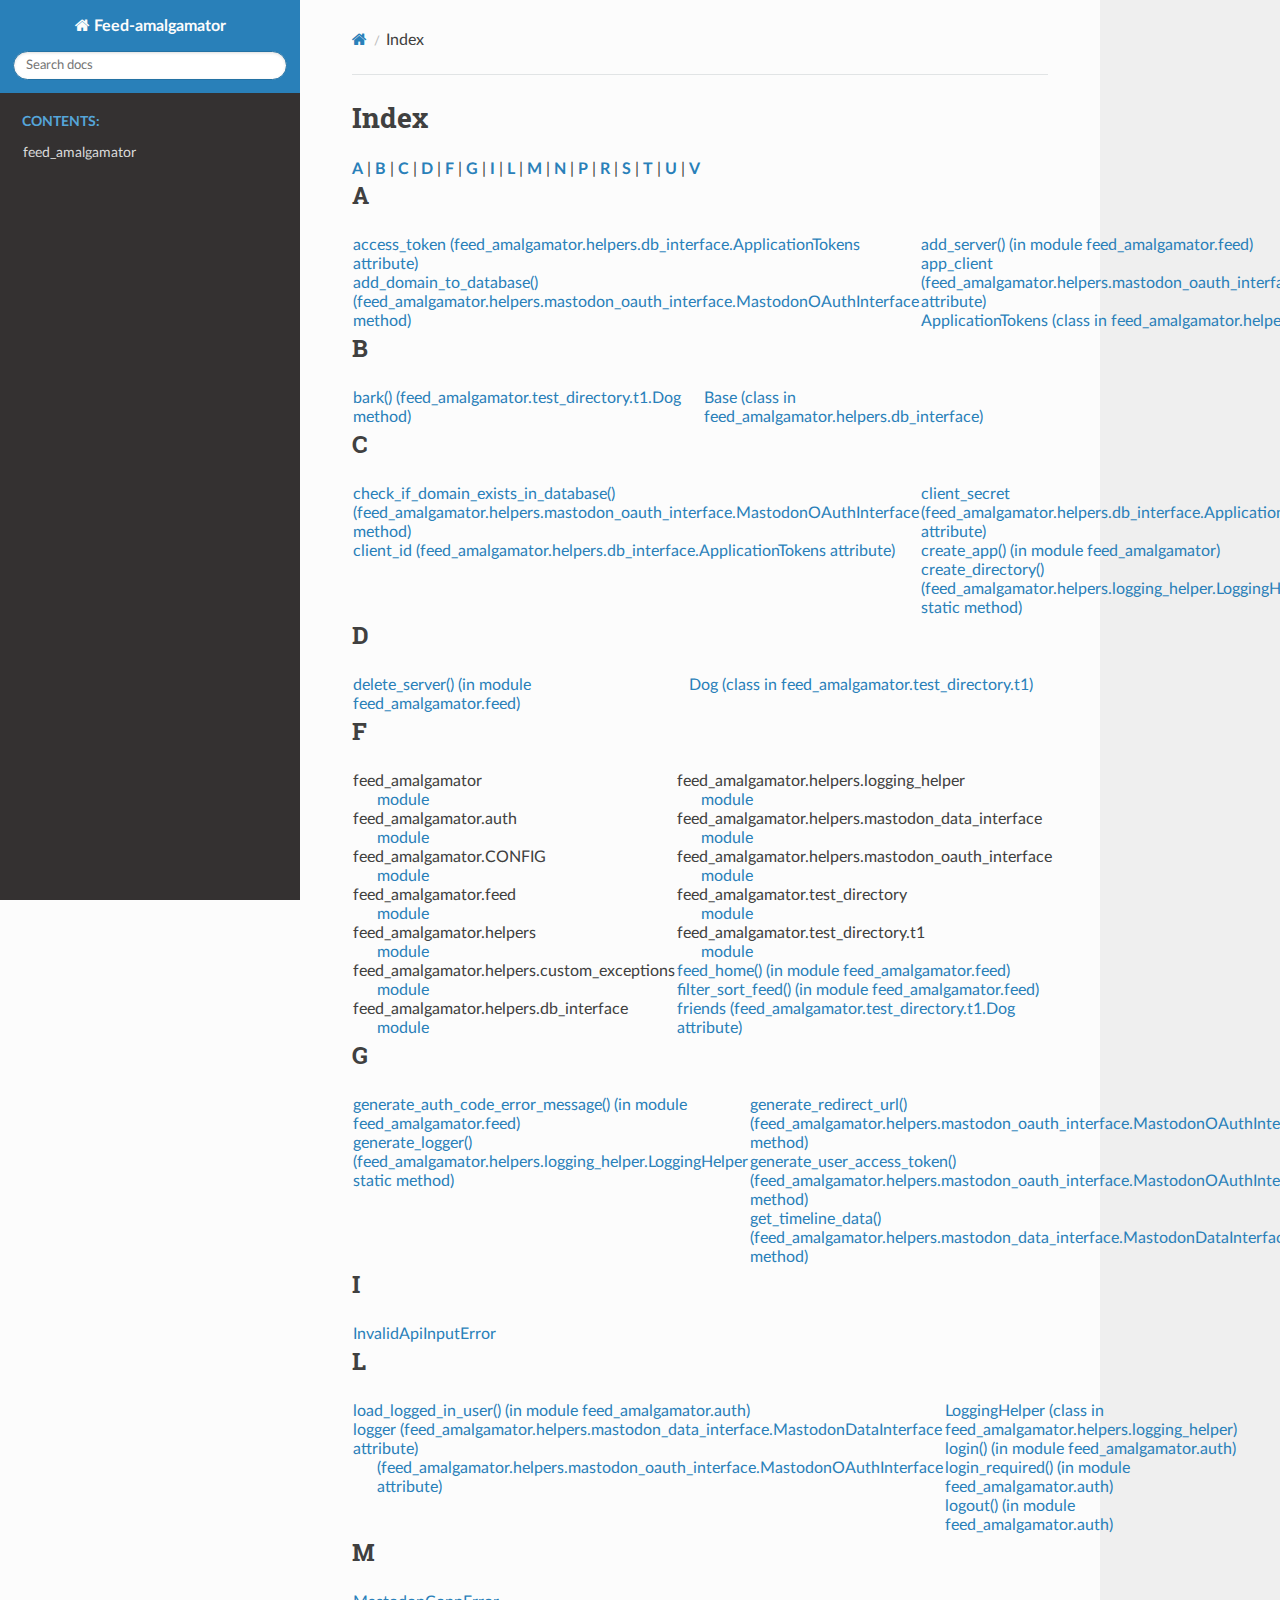
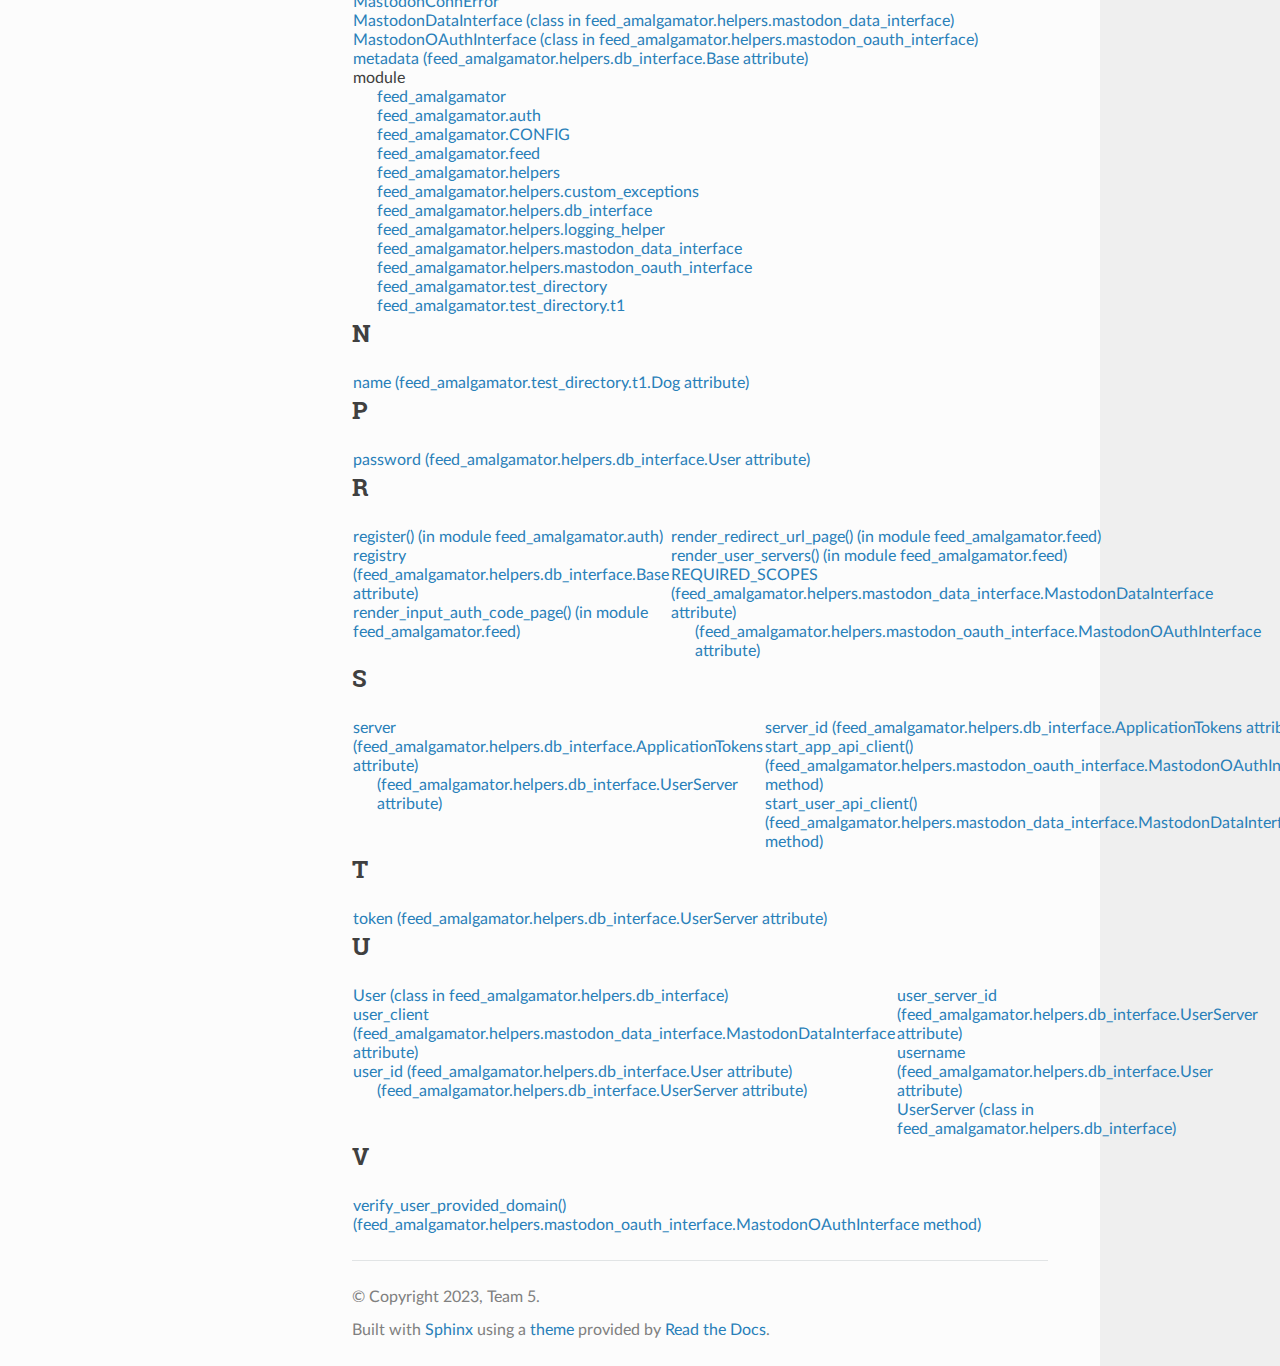
<file: docs/_build/html/genindex.html>
<!DOCTYPE html>
<html class="writer-html5" lang="en" data-content_root="./">
<head>
  <meta charset="utf-8" />
  <meta name="viewport" content="width=device-width, initial-scale=1.0" />
  <title>Index &mdash; Feed-amalgamator  documentation</title>
      <link rel="stylesheet" type="text/css" href="_static/pygments.css?v=80d5e7a1" />
      <link rel="stylesheet" type="text/css" href="_static/css/theme.css?v=19f00094" />

  
  <!--[if lt IE 9]>
    <script src="_static/js/html5shiv.min.js"></script>
  <![endif]-->
  
        <script src="_static/jquery.js?v=5d32c60e"></script>
        <script src="_static/_sphinx_javascript_frameworks_compat.js?v=2cd50e6c"></script>
        <script src="_static/documentation_options.js?v=5929fcd5"></script>
        <script src="_static/doctools.js?v=888ff710"></script>
        <script src="_static/sphinx_highlight.js?v=dc90522c"></script>
    <script src="_static/js/theme.js"></script>
    <link rel="index" title="Index" href="#" />
    <link rel="search" title="Search" href="search.html" /> 
</head>

<body class="wy-body-for-nav"> 
  <div class="wy-grid-for-nav">
    <nav data-toggle="wy-nav-shift" class="wy-nav-side">
      <div class="wy-side-scroll">
        <div class="wy-side-nav-search" >

          
          
          <a href="index.html" class="icon icon-home">
            Feed-amalgamator
          </a>
<div role="search">
  <form id="rtd-search-form" class="wy-form" action="search.html" method="get">
    <input type="text" name="q" placeholder="Search docs" aria-label="Search docs" />
    <input type="hidden" name="check_keywords" value="yes" />
    <input type="hidden" name="area" value="default" />
  </form>
</div>
        </div><div class="wy-menu wy-menu-vertical" data-spy="affix" role="navigation" aria-label="Navigation menu">
              <p class="caption" role="heading"><span class="caption-text">Contents:</span></p>
<ul>
<li class="toctree-l1"><a class="reference internal" href="modules.html">feed_amalgamator</a></li>
</ul>

        </div>
      </div>
    </nav>

    <section data-toggle="wy-nav-shift" class="wy-nav-content-wrap"><nav class="wy-nav-top" aria-label="Mobile navigation menu" >
          <i data-toggle="wy-nav-top" class="fa fa-bars"></i>
          <a href="index.html">Feed-amalgamator</a>
      </nav>

      <div class="wy-nav-content">
        <div class="rst-content">
          <div role="navigation" aria-label="Page navigation">
  <ul class="wy-breadcrumbs">
      <li><a href="index.html" class="icon icon-home" aria-label="Home"></a></li>
      <li class="breadcrumb-item active">Index</li>
      <li class="wy-breadcrumbs-aside">
      </li>
  </ul>
  <hr/>
</div>
          <div role="main" class="document" itemscope="itemscope" itemtype="http://schema.org/Article">
           <div itemprop="articleBody">
             

<h1 id="index">Index</h1>

<div class="genindex-jumpbox">
 <a href="#A"><strong>A</strong></a>
 | <a href="#B"><strong>B</strong></a>
 | <a href="#C"><strong>C</strong></a>
 | <a href="#D"><strong>D</strong></a>
 | <a href="#F"><strong>F</strong></a>
 | <a href="#G"><strong>G</strong></a>
 | <a href="#I"><strong>I</strong></a>
 | <a href="#L"><strong>L</strong></a>
 | <a href="#M"><strong>M</strong></a>
 | <a href="#N"><strong>N</strong></a>
 | <a href="#P"><strong>P</strong></a>
 | <a href="#R"><strong>R</strong></a>
 | <a href="#S"><strong>S</strong></a>
 | <a href="#T"><strong>T</strong></a>
 | <a href="#U"><strong>U</strong></a>
 | <a href="#V"><strong>V</strong></a>
 
</div>
<h2 id="A">A</h2>
<table style="width: 100%" class="indextable genindextable"><tr>
  <td style="width: 33%; vertical-align: top;"><ul>
      <li><a href="feed_amalgamator.helpers.html#feed_amalgamator.helpers.db_interface.ApplicationTokens.access_token">access_token (feed_amalgamator.helpers.db_interface.ApplicationTokens attribute)</a>
</li>
      <li><a href="feed_amalgamator.helpers.html#feed_amalgamator.helpers.mastodon_oauth_interface.MastodonOAuthInterface.add_domain_to_database">add_domain_to_database() (feed_amalgamator.helpers.mastodon_oauth_interface.MastodonOAuthInterface method)</a>
</li>
  </ul></td>
  <td style="width: 33%; vertical-align: top;"><ul>
      <li><a href="feed_amalgamator.html#feed_amalgamator.feed.add_server">add_server() (in module feed_amalgamator.feed)</a>
</li>
      <li><a href="feed_amalgamator.helpers.html#feed_amalgamator.helpers.mastodon_oauth_interface.MastodonOAuthInterface.app_client">app_client (feed_amalgamator.helpers.mastodon_oauth_interface.MastodonOAuthInterface attribute)</a>
</li>
      <li><a href="feed_amalgamator.helpers.html#feed_amalgamator.helpers.db_interface.ApplicationTokens">ApplicationTokens (class in feed_amalgamator.helpers.db_interface)</a>
</li>
  </ul></td>
</tr></table>

<h2 id="B">B</h2>
<table style="width: 100%" class="indextable genindextable"><tr>
  <td style="width: 33%; vertical-align: top;"><ul>
      <li><a href="feed_amalgamator.test_directory.html#feed_amalgamator.test_directory.t1.Dog.bark">bark() (feed_amalgamator.test_directory.t1.Dog method)</a>
</li>
  </ul></td>
  <td style="width: 33%; vertical-align: top;"><ul>
      <li><a href="feed_amalgamator.helpers.html#feed_amalgamator.helpers.db_interface.Base">Base (class in feed_amalgamator.helpers.db_interface)</a>
</li>
  </ul></td>
</tr></table>

<h2 id="C">C</h2>
<table style="width: 100%" class="indextable genindextable"><tr>
  <td style="width: 33%; vertical-align: top;"><ul>
      <li><a href="feed_amalgamator.helpers.html#feed_amalgamator.helpers.mastodon_oauth_interface.MastodonOAuthInterface.check_if_domain_exists_in_database">check_if_domain_exists_in_database() (feed_amalgamator.helpers.mastodon_oauth_interface.MastodonOAuthInterface method)</a>
</li>
      <li><a href="feed_amalgamator.helpers.html#feed_amalgamator.helpers.db_interface.ApplicationTokens.client_id">client_id (feed_amalgamator.helpers.db_interface.ApplicationTokens attribute)</a>
</li>
  </ul></td>
  <td style="width: 33%; vertical-align: top;"><ul>
      <li><a href="feed_amalgamator.helpers.html#feed_amalgamator.helpers.db_interface.ApplicationTokens.client_secret">client_secret (feed_amalgamator.helpers.db_interface.ApplicationTokens attribute)</a>
</li>
      <li><a href="feed_amalgamator.html#feed_amalgamator.create_app">create_app() (in module feed_amalgamator)</a>
</li>
      <li><a href="feed_amalgamator.helpers.html#feed_amalgamator.helpers.logging_helper.LoggingHelper.create_directory">create_directory() (feed_amalgamator.helpers.logging_helper.LoggingHelper static method)</a>
</li>
  </ul></td>
</tr></table>

<h2 id="D">D</h2>
<table style="width: 100%" class="indextable genindextable"><tr>
  <td style="width: 33%; vertical-align: top;"><ul>
      <li><a href="feed_amalgamator.html#feed_amalgamator.feed.delete_server">delete_server() (in module feed_amalgamator.feed)</a>
</li>
  </ul></td>
  <td style="width: 33%; vertical-align: top;"><ul>
      <li><a href="feed_amalgamator.test_directory.html#feed_amalgamator.test_directory.t1.Dog">Dog (class in feed_amalgamator.test_directory.t1)</a>
</li>
  </ul></td>
</tr></table>

<h2 id="F">F</h2>
<table style="width: 100%" class="indextable genindextable"><tr>
  <td style="width: 33%; vertical-align: top;"><ul>
      <li>
    feed_amalgamator

      <ul>
        <li><a href="feed_amalgamator.html#module-feed_amalgamator">module</a>
</li>
      </ul></li>
      <li>
    feed_amalgamator.auth

      <ul>
        <li><a href="feed_amalgamator.html#module-feed_amalgamator.auth">module</a>
</li>
      </ul></li>
      <li>
    feed_amalgamator.CONFIG

      <ul>
        <li><a href="feed_amalgamator.html#module-feed_amalgamator.CONFIG">module</a>
</li>
      </ul></li>
      <li>
    feed_amalgamator.feed

      <ul>
        <li><a href="feed_amalgamator.html#module-feed_amalgamator.feed">module</a>
</li>
      </ul></li>
      <li>
    feed_amalgamator.helpers

      <ul>
        <li><a href="feed_amalgamator.helpers.html#module-feed_amalgamator.helpers">module</a>
</li>
      </ul></li>
      <li>
    feed_amalgamator.helpers.custom_exceptions

      <ul>
        <li><a href="feed_amalgamator.helpers.html#module-feed_amalgamator.helpers.custom_exceptions">module</a>
</li>
      </ul></li>
      <li>
    feed_amalgamator.helpers.db_interface

      <ul>
        <li><a href="feed_amalgamator.helpers.html#module-feed_amalgamator.helpers.db_interface">module</a>
</li>
      </ul></li>
  </ul></td>
  <td style="width: 33%; vertical-align: top;"><ul>
      <li>
    feed_amalgamator.helpers.logging_helper

      <ul>
        <li><a href="feed_amalgamator.helpers.html#module-feed_amalgamator.helpers.logging_helper">module</a>
</li>
      </ul></li>
      <li>
    feed_amalgamator.helpers.mastodon_data_interface

      <ul>
        <li><a href="feed_amalgamator.helpers.html#module-feed_amalgamator.helpers.mastodon_data_interface">module</a>
</li>
      </ul></li>
      <li>
    feed_amalgamator.helpers.mastodon_oauth_interface

      <ul>
        <li><a href="feed_amalgamator.helpers.html#module-feed_amalgamator.helpers.mastodon_oauth_interface">module</a>
</li>
      </ul></li>
      <li>
    feed_amalgamator.test_directory

      <ul>
        <li><a href="feed_amalgamator.test_directory.html#module-feed_amalgamator.test_directory">module</a>
</li>
      </ul></li>
      <li>
    feed_amalgamator.test_directory.t1

      <ul>
        <li><a href="feed_amalgamator.test_directory.html#module-feed_amalgamator.test_directory.t1">module</a>
</li>
      </ul></li>
      <li><a href="feed_amalgamator.html#feed_amalgamator.feed.feed_home">feed_home() (in module feed_amalgamator.feed)</a>
</li>
      <li><a href="feed_amalgamator.html#feed_amalgamator.feed.filter_sort_feed">filter_sort_feed() (in module feed_amalgamator.feed)</a>
</li>
      <li><a href="feed_amalgamator.test_directory.html#feed_amalgamator.test_directory.t1.Dog.friends">friends (feed_amalgamator.test_directory.t1.Dog attribute)</a>
</li>
  </ul></td>
</tr></table>

<h2 id="G">G</h2>
<table style="width: 100%" class="indextable genindextable"><tr>
  <td style="width: 33%; vertical-align: top;"><ul>
      <li><a href="feed_amalgamator.html#feed_amalgamator.feed.generate_auth_code_error_message">generate_auth_code_error_message() (in module feed_amalgamator.feed)</a>
</li>
      <li><a href="feed_amalgamator.helpers.html#feed_amalgamator.helpers.logging_helper.LoggingHelper.generate_logger">generate_logger() (feed_amalgamator.helpers.logging_helper.LoggingHelper static method)</a>
</li>
  </ul></td>
  <td style="width: 33%; vertical-align: top;"><ul>
      <li><a href="feed_amalgamator.helpers.html#feed_amalgamator.helpers.mastodon_oauth_interface.MastodonOAuthInterface.generate_redirect_url">generate_redirect_url() (feed_amalgamator.helpers.mastodon_oauth_interface.MastodonOAuthInterface method)</a>
</li>
      <li><a href="feed_amalgamator.helpers.html#feed_amalgamator.helpers.mastodon_oauth_interface.MastodonOAuthInterface.generate_user_access_token">generate_user_access_token() (feed_amalgamator.helpers.mastodon_oauth_interface.MastodonOAuthInterface method)</a>
</li>
      <li><a href="feed_amalgamator.helpers.html#feed_amalgamator.helpers.mastodon_data_interface.MastodonDataInterface.get_timeline_data">get_timeline_data() (feed_amalgamator.helpers.mastodon_data_interface.MastodonDataInterface method)</a>
</li>
  </ul></td>
</tr></table>

<h2 id="I">I</h2>
<table style="width: 100%" class="indextable genindextable"><tr>
  <td style="width: 33%; vertical-align: top;"><ul>
      <li><a href="feed_amalgamator.helpers.html#feed_amalgamator.helpers.custom_exceptions.InvalidApiInputError">InvalidApiInputError</a>
</li>
  </ul></td>
</tr></table>

<h2 id="L">L</h2>
<table style="width: 100%" class="indextable genindextable"><tr>
  <td style="width: 33%; vertical-align: top;"><ul>
      <li><a href="feed_amalgamator.html#feed_amalgamator.auth.load_logged_in_user">load_logged_in_user() (in module feed_amalgamator.auth)</a>
</li>
      <li><a href="feed_amalgamator.helpers.html#feed_amalgamator.helpers.mastodon_data_interface.MastodonDataInterface.logger">logger (feed_amalgamator.helpers.mastodon_data_interface.MastodonDataInterface attribute)</a>

      <ul>
        <li><a href="feed_amalgamator.helpers.html#feed_amalgamator.helpers.mastodon_oauth_interface.MastodonOAuthInterface.logger">(feed_amalgamator.helpers.mastodon_oauth_interface.MastodonOAuthInterface attribute)</a>
</li>
      </ul></li>
  </ul></td>
  <td style="width: 33%; vertical-align: top;"><ul>
      <li><a href="feed_amalgamator.helpers.html#feed_amalgamator.helpers.logging_helper.LoggingHelper">LoggingHelper (class in feed_amalgamator.helpers.logging_helper)</a>
</li>
      <li><a href="feed_amalgamator.html#feed_amalgamator.auth.login">login() (in module feed_amalgamator.auth)</a>
</li>
      <li><a href="feed_amalgamator.html#feed_amalgamator.auth.login_required">login_required() (in module feed_amalgamator.auth)</a>
</li>
      <li><a href="feed_amalgamator.html#feed_amalgamator.auth.logout">logout() (in module feed_amalgamator.auth)</a>
</li>
  </ul></td>
</tr></table>

<h2 id="M">M</h2>
<table style="width: 100%" class="indextable genindextable"><tr>
  <td style="width: 33%; vertical-align: top;"><ul>
      <li><a href="feed_amalgamator.helpers.html#feed_amalgamator.helpers.custom_exceptions.MastodonConnError">MastodonConnError</a>
</li>
      <li><a href="feed_amalgamator.helpers.html#feed_amalgamator.helpers.mastodon_data_interface.MastodonDataInterface">MastodonDataInterface (class in feed_amalgamator.helpers.mastodon_data_interface)</a>
</li>
      <li><a href="feed_amalgamator.helpers.html#feed_amalgamator.helpers.mastodon_oauth_interface.MastodonOAuthInterface">MastodonOAuthInterface (class in feed_amalgamator.helpers.mastodon_oauth_interface)</a>
</li>
      <li><a href="feed_amalgamator.helpers.html#feed_amalgamator.helpers.db_interface.Base.metadata">metadata (feed_amalgamator.helpers.db_interface.Base attribute)</a>
</li>
      <li>
    module

      <ul>
        <li><a href="feed_amalgamator.html#module-feed_amalgamator">feed_amalgamator</a>
</li>
        <li><a href="feed_amalgamator.html#module-feed_amalgamator.auth">feed_amalgamator.auth</a>
</li>
        <li><a href="feed_amalgamator.html#module-feed_amalgamator.CONFIG">feed_amalgamator.CONFIG</a>
</li>
        <li><a href="feed_amalgamator.html#module-feed_amalgamator.feed">feed_amalgamator.feed</a>
</li>
        <li><a href="feed_amalgamator.helpers.html#module-feed_amalgamator.helpers">feed_amalgamator.helpers</a>
</li>
        <li><a href="feed_amalgamator.helpers.html#module-feed_amalgamator.helpers.custom_exceptions">feed_amalgamator.helpers.custom_exceptions</a>
</li>
        <li><a href="feed_amalgamator.helpers.html#module-feed_amalgamator.helpers.db_interface">feed_amalgamator.helpers.db_interface</a>
</li>
        <li><a href="feed_amalgamator.helpers.html#module-feed_amalgamator.helpers.logging_helper">feed_amalgamator.helpers.logging_helper</a>
</li>
        <li><a href="feed_amalgamator.helpers.html#module-feed_amalgamator.helpers.mastodon_data_interface">feed_amalgamator.helpers.mastodon_data_interface</a>
</li>
        <li><a href="feed_amalgamator.helpers.html#module-feed_amalgamator.helpers.mastodon_oauth_interface">feed_amalgamator.helpers.mastodon_oauth_interface</a>
</li>
        <li><a href="feed_amalgamator.test_directory.html#module-feed_amalgamator.test_directory">feed_amalgamator.test_directory</a>
</li>
        <li><a href="feed_amalgamator.test_directory.html#module-feed_amalgamator.test_directory.t1">feed_amalgamator.test_directory.t1</a>
</li>
      </ul></li>
  </ul></td>
</tr></table>

<h2 id="N">N</h2>
<table style="width: 100%" class="indextable genindextable"><tr>
  <td style="width: 33%; vertical-align: top;"><ul>
      <li><a href="feed_amalgamator.test_directory.html#feed_amalgamator.test_directory.t1.Dog.name">name (feed_amalgamator.test_directory.t1.Dog attribute)</a>
</li>
  </ul></td>
</tr></table>

<h2 id="P">P</h2>
<table style="width: 100%" class="indextable genindextable"><tr>
  <td style="width: 33%; vertical-align: top;"><ul>
      <li><a href="feed_amalgamator.helpers.html#feed_amalgamator.helpers.db_interface.User.password">password (feed_amalgamator.helpers.db_interface.User attribute)</a>
</li>
  </ul></td>
</tr></table>

<h2 id="R">R</h2>
<table style="width: 100%" class="indextable genindextable"><tr>
  <td style="width: 33%; vertical-align: top;"><ul>
      <li><a href="feed_amalgamator.html#feed_amalgamator.auth.register">register() (in module feed_amalgamator.auth)</a>
</li>
      <li><a href="feed_amalgamator.helpers.html#feed_amalgamator.helpers.db_interface.Base.registry">registry (feed_amalgamator.helpers.db_interface.Base attribute)</a>
</li>
      <li><a href="feed_amalgamator.html#feed_amalgamator.feed.render_input_auth_code_page">render_input_auth_code_page() (in module feed_amalgamator.feed)</a>
</li>
  </ul></td>
  <td style="width: 33%; vertical-align: top;"><ul>
      <li><a href="feed_amalgamator.html#feed_amalgamator.feed.render_redirect_url_page">render_redirect_url_page() (in module feed_amalgamator.feed)</a>
</li>
      <li><a href="feed_amalgamator.html#feed_amalgamator.feed.render_user_servers">render_user_servers() (in module feed_amalgamator.feed)</a>
</li>
      <li><a href="feed_amalgamator.helpers.html#feed_amalgamator.helpers.mastodon_data_interface.MastodonDataInterface.REQUIRED_SCOPES">REQUIRED_SCOPES (feed_amalgamator.helpers.mastodon_data_interface.MastodonDataInterface attribute)</a>

      <ul>
        <li><a href="feed_amalgamator.helpers.html#feed_amalgamator.helpers.mastodon_oauth_interface.MastodonOAuthInterface.REQUIRED_SCOPES">(feed_amalgamator.helpers.mastodon_oauth_interface.MastodonOAuthInterface attribute)</a>
</li>
      </ul></li>
  </ul></td>
</tr></table>

<h2 id="S">S</h2>
<table style="width: 100%" class="indextable genindextable"><tr>
  <td style="width: 33%; vertical-align: top;"><ul>
      <li><a href="feed_amalgamator.helpers.html#feed_amalgamator.helpers.db_interface.ApplicationTokens.server">server (feed_amalgamator.helpers.db_interface.ApplicationTokens attribute)</a>

      <ul>
        <li><a href="feed_amalgamator.helpers.html#feed_amalgamator.helpers.db_interface.UserServer.server">(feed_amalgamator.helpers.db_interface.UserServer attribute)</a>
</li>
      </ul></li>
  </ul></td>
  <td style="width: 33%; vertical-align: top;"><ul>
      <li><a href="feed_amalgamator.helpers.html#feed_amalgamator.helpers.db_interface.ApplicationTokens.server_id">server_id (feed_amalgamator.helpers.db_interface.ApplicationTokens attribute)</a>
</li>
      <li><a href="feed_amalgamator.helpers.html#feed_amalgamator.helpers.mastodon_oauth_interface.MastodonOAuthInterface.start_app_api_client">start_app_api_client() (feed_amalgamator.helpers.mastodon_oauth_interface.MastodonOAuthInterface method)</a>
</li>
      <li><a href="feed_amalgamator.helpers.html#feed_amalgamator.helpers.mastodon_data_interface.MastodonDataInterface.start_user_api_client">start_user_api_client() (feed_amalgamator.helpers.mastodon_data_interface.MastodonDataInterface method)</a>
</li>
  </ul></td>
</tr></table>

<h2 id="T">T</h2>
<table style="width: 100%" class="indextable genindextable"><tr>
  <td style="width: 33%; vertical-align: top;"><ul>
      <li><a href="feed_amalgamator.helpers.html#feed_amalgamator.helpers.db_interface.UserServer.token">token (feed_amalgamator.helpers.db_interface.UserServer attribute)</a>
</li>
  </ul></td>
</tr></table>

<h2 id="U">U</h2>
<table style="width: 100%" class="indextable genindextable"><tr>
  <td style="width: 33%; vertical-align: top;"><ul>
      <li><a href="feed_amalgamator.helpers.html#feed_amalgamator.helpers.db_interface.User">User (class in feed_amalgamator.helpers.db_interface)</a>
</li>
      <li><a href="feed_amalgamator.helpers.html#feed_amalgamator.helpers.mastodon_data_interface.MastodonDataInterface.user_client">user_client (feed_amalgamator.helpers.mastodon_data_interface.MastodonDataInterface attribute)</a>
</li>
      <li><a href="feed_amalgamator.helpers.html#feed_amalgamator.helpers.db_interface.User.user_id">user_id (feed_amalgamator.helpers.db_interface.User attribute)</a>

      <ul>
        <li><a href="feed_amalgamator.helpers.html#feed_amalgamator.helpers.db_interface.UserServer.user_id">(feed_amalgamator.helpers.db_interface.UserServer attribute)</a>
</li>
      </ul></li>
  </ul></td>
  <td style="width: 33%; vertical-align: top;"><ul>
      <li><a href="feed_amalgamator.helpers.html#feed_amalgamator.helpers.db_interface.UserServer.user_server_id">user_server_id (feed_amalgamator.helpers.db_interface.UserServer attribute)</a>
</li>
      <li><a href="feed_amalgamator.helpers.html#feed_amalgamator.helpers.db_interface.User.username">username (feed_amalgamator.helpers.db_interface.User attribute)</a>
</li>
      <li><a href="feed_amalgamator.helpers.html#feed_amalgamator.helpers.db_interface.UserServer">UserServer (class in feed_amalgamator.helpers.db_interface)</a>
</li>
  </ul></td>
</tr></table>

<h2 id="V">V</h2>
<table style="width: 100%" class="indextable genindextable"><tr>
  <td style="width: 33%; vertical-align: top;"><ul>
      <li><a href="feed_amalgamator.helpers.html#feed_amalgamator.helpers.mastodon_oauth_interface.MastodonOAuthInterface.verify_user_provided_domain">verify_user_provided_domain() (feed_amalgamator.helpers.mastodon_oauth_interface.MastodonOAuthInterface method)</a>
</li>
  </ul></td>
</tr></table>



           </div>
          </div>
          <footer>

  <hr/>

  <div role="contentinfo">
    <p>&#169; Copyright 2023, Team 5.</p>
  </div>

  Built with <a href="https://www.sphinx-doc.org/">Sphinx</a> using a
    <a href="https://github.com/readthedocs/sphinx_rtd_theme">theme</a>
    provided by <a href="https://readthedocs.org">Read the Docs</a>.
   

</footer>
        </div>
      </div>
    </section>
  </div>
  <script>
      jQuery(function () {
          SphinxRtdTheme.Navigation.enable(true);
      });
  </script> 

</body>
</html>
</file>
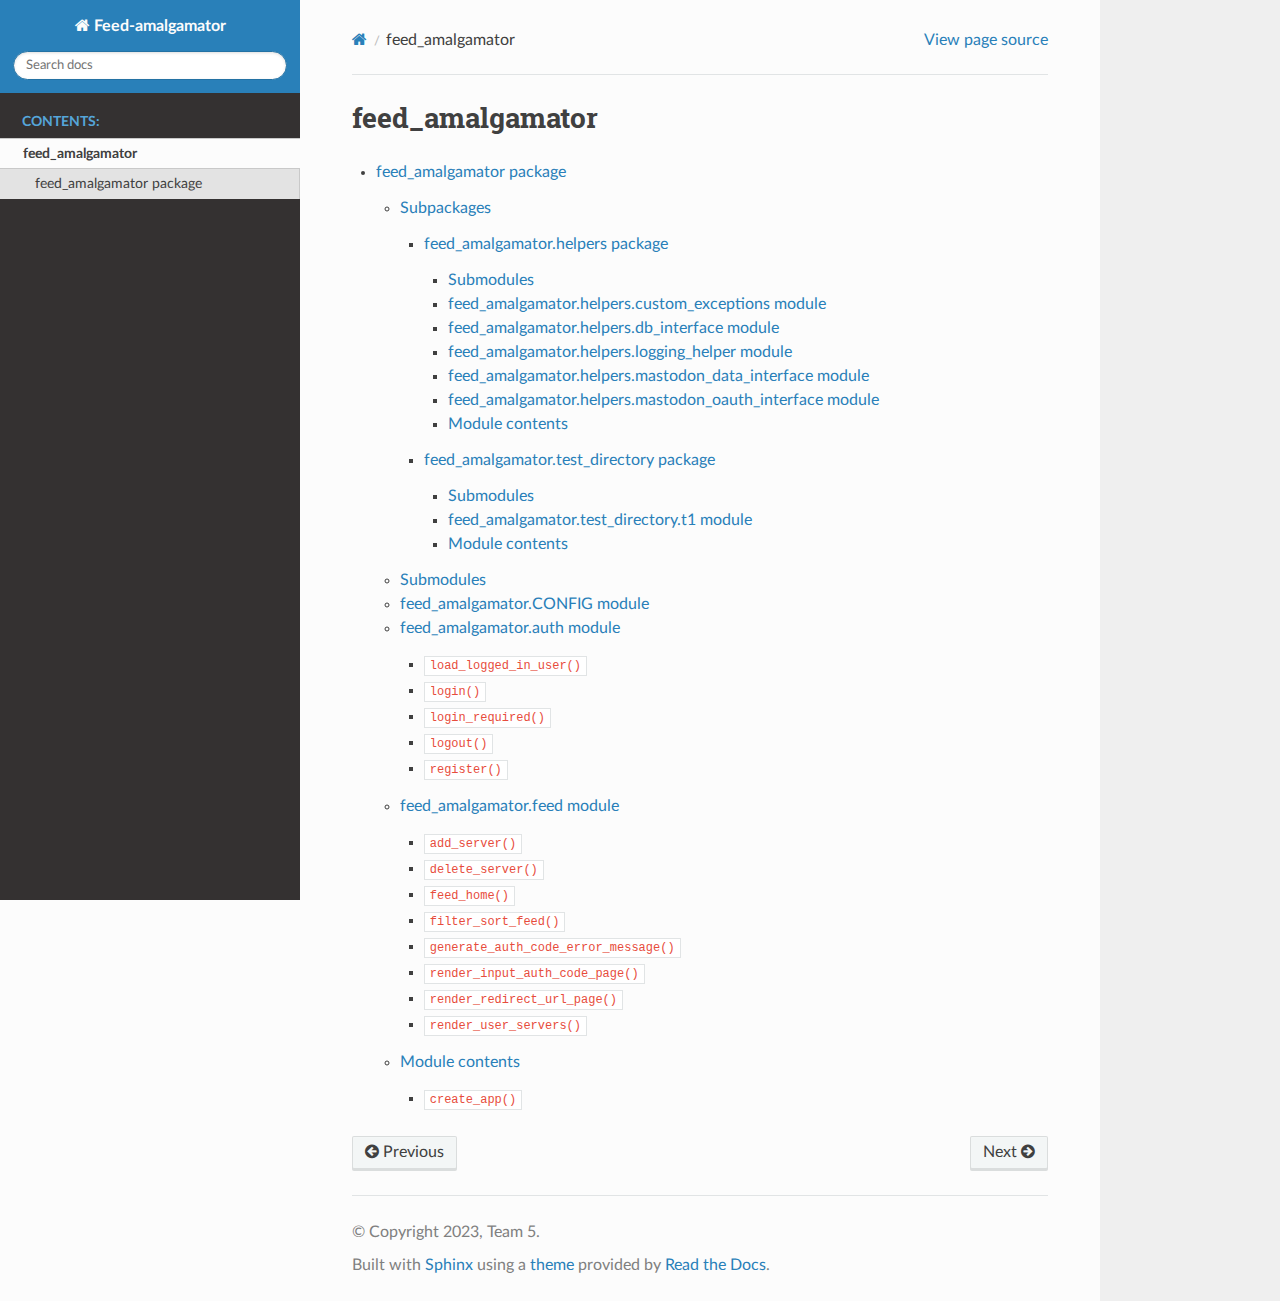
<file: docs/_build/html/modules.html>
<!DOCTYPE html>
<html class="writer-html5" lang="en" data-content_root="./">
<head>
  <meta charset="utf-8" /><meta name="viewport" content="width=device-width, initial-scale=1" />

  <meta name="viewport" content="width=device-width, initial-scale=1.0" />
  <title>feed_amalgamator &mdash; Feed-amalgamator  documentation</title>
      <link rel="stylesheet" type="text/css" href="_static/pygments.css?v=80d5e7a1" />
      <link rel="stylesheet" type="text/css" href="_static/css/theme.css?v=19f00094" />

  
  <!--[if lt IE 9]>
    <script src="_static/js/html5shiv.min.js"></script>
  <![endif]-->
  
        <script src="_static/jquery.js?v=5d32c60e"></script>
        <script src="_static/_sphinx_javascript_frameworks_compat.js?v=2cd50e6c"></script>
        <script src="_static/documentation_options.js?v=5929fcd5"></script>
        <script src="_static/doctools.js?v=888ff710"></script>
        <script src="_static/sphinx_highlight.js?v=dc90522c"></script>
    <script src="_static/js/theme.js"></script>
    <link rel="index" title="Index" href="genindex.html" />
    <link rel="search" title="Search" href="search.html" />
    <link rel="next" title="feed_amalgamator package" href="feed_amalgamator.html" />
    <link rel="prev" title="Welcome to Feed-amalgamator’s documentation!" href="index.html" /> 
</head>

<body class="wy-body-for-nav"> 
  <div class="wy-grid-for-nav">
    <nav data-toggle="wy-nav-shift" class="wy-nav-side">
      <div class="wy-side-scroll">
        <div class="wy-side-nav-search" >

          
          
          <a href="index.html" class="icon icon-home">
            Feed-amalgamator
          </a>
<div role="search">
  <form id="rtd-search-form" class="wy-form" action="search.html" method="get">
    <input type="text" name="q" placeholder="Search docs" aria-label="Search docs" />
    <input type="hidden" name="check_keywords" value="yes" />
    <input type="hidden" name="area" value="default" />
  </form>
</div>
        </div><div class="wy-menu wy-menu-vertical" data-spy="affix" role="navigation" aria-label="Navigation menu">
              <p class="caption" role="heading"><span class="caption-text">Contents:</span></p>
<ul class="current">
<li class="toctree-l1 current"><a class="current reference internal" href="#">feed_amalgamator</a><ul>
<li class="toctree-l2"><a class="reference internal" href="feed_amalgamator.html">feed_amalgamator package</a></li>
</ul>
</li>
</ul>

        </div>
      </div>
    </nav>

    <section data-toggle="wy-nav-shift" class="wy-nav-content-wrap"><nav class="wy-nav-top" aria-label="Mobile navigation menu" >
          <i data-toggle="wy-nav-top" class="fa fa-bars"></i>
          <a href="index.html">Feed-amalgamator</a>
      </nav>

      <div class="wy-nav-content">
        <div class="rst-content">
          <div role="navigation" aria-label="Page navigation">
  <ul class="wy-breadcrumbs">
      <li><a href="index.html" class="icon icon-home" aria-label="Home"></a></li>
      <li class="breadcrumb-item active">feed_amalgamator</li>
      <li class="wy-breadcrumbs-aside">
            <a href="_sources/modules.rst.txt" rel="nofollow"> View page source</a>
      </li>
  </ul>
  <hr/>
</div>
          <div role="main" class="document" itemscope="itemscope" itemtype="http://schema.org/Article">
           <div itemprop="articleBody">
             
  <section id="feed-amalgamator">
<h1>feed_amalgamator<a class="headerlink" href="#feed-amalgamator" title="Link to this heading"></a></h1>
<div class="toctree-wrapper compound">
<ul>
<li class="toctree-l1"><a class="reference internal" href="feed_amalgamator.html">feed_amalgamator package</a><ul>
<li class="toctree-l2"><a class="reference internal" href="feed_amalgamator.html#subpackages">Subpackages</a><ul>
<li class="toctree-l3"><a class="reference internal" href="feed_amalgamator.helpers.html">feed_amalgamator.helpers package</a><ul>
<li class="toctree-l4"><a class="reference internal" href="feed_amalgamator.helpers.html#submodules">Submodules</a></li>
<li class="toctree-l4"><a class="reference internal" href="feed_amalgamator.helpers.html#module-feed_amalgamator.helpers.custom_exceptions">feed_amalgamator.helpers.custom_exceptions module</a></li>
<li class="toctree-l4"><a class="reference internal" href="feed_amalgamator.helpers.html#module-feed_amalgamator.helpers.db_interface">feed_amalgamator.helpers.db_interface module</a></li>
<li class="toctree-l4"><a class="reference internal" href="feed_amalgamator.helpers.html#module-feed_amalgamator.helpers.logging_helper">feed_amalgamator.helpers.logging_helper module</a></li>
<li class="toctree-l4"><a class="reference internal" href="feed_amalgamator.helpers.html#module-feed_amalgamator.helpers.mastodon_data_interface">feed_amalgamator.helpers.mastodon_data_interface module</a></li>
<li class="toctree-l4"><a class="reference internal" href="feed_amalgamator.helpers.html#module-feed_amalgamator.helpers.mastodon_oauth_interface">feed_amalgamator.helpers.mastodon_oauth_interface module</a></li>
<li class="toctree-l4"><a class="reference internal" href="feed_amalgamator.helpers.html#module-feed_amalgamator.helpers">Module contents</a></li>
</ul>
</li>
<li class="toctree-l3"><a class="reference internal" href="feed_amalgamator.test_directory.html">feed_amalgamator.test_directory package</a><ul>
<li class="toctree-l4"><a class="reference internal" href="feed_amalgamator.test_directory.html#submodules">Submodules</a></li>
<li class="toctree-l4"><a class="reference internal" href="feed_amalgamator.test_directory.html#module-feed_amalgamator.test_directory.t1">feed_amalgamator.test_directory.t1 module</a></li>
<li class="toctree-l4"><a class="reference internal" href="feed_amalgamator.test_directory.html#module-feed_amalgamator.test_directory">Module contents</a></li>
</ul>
</li>
</ul>
</li>
<li class="toctree-l2"><a class="reference internal" href="feed_amalgamator.html#submodules">Submodules</a></li>
<li class="toctree-l2"><a class="reference internal" href="feed_amalgamator.html#module-feed_amalgamator.CONFIG">feed_amalgamator.CONFIG module</a></li>
<li class="toctree-l2"><a class="reference internal" href="feed_amalgamator.html#module-feed_amalgamator.auth">feed_amalgamator.auth module</a><ul>
<li class="toctree-l3"><a class="reference internal" href="feed_amalgamator.html#feed_amalgamator.auth.load_logged_in_user"><code class="docutils literal notranslate"><span class="pre">load_logged_in_user()</span></code></a></li>
<li class="toctree-l3"><a class="reference internal" href="feed_amalgamator.html#feed_amalgamator.auth.login"><code class="docutils literal notranslate"><span class="pre">login()</span></code></a></li>
<li class="toctree-l3"><a class="reference internal" href="feed_amalgamator.html#feed_amalgamator.auth.login_required"><code class="docutils literal notranslate"><span class="pre">login_required()</span></code></a></li>
<li class="toctree-l3"><a class="reference internal" href="feed_amalgamator.html#feed_amalgamator.auth.logout"><code class="docutils literal notranslate"><span class="pre">logout()</span></code></a></li>
<li class="toctree-l3"><a class="reference internal" href="feed_amalgamator.html#feed_amalgamator.auth.register"><code class="docutils literal notranslate"><span class="pre">register()</span></code></a></li>
</ul>
</li>
<li class="toctree-l2"><a class="reference internal" href="feed_amalgamator.html#module-feed_amalgamator.feed">feed_amalgamator.feed module</a><ul>
<li class="toctree-l3"><a class="reference internal" href="feed_amalgamator.html#feed_amalgamator.feed.add_server"><code class="docutils literal notranslate"><span class="pre">add_server()</span></code></a></li>
<li class="toctree-l3"><a class="reference internal" href="feed_amalgamator.html#feed_amalgamator.feed.delete_server"><code class="docutils literal notranslate"><span class="pre">delete_server()</span></code></a></li>
<li class="toctree-l3"><a class="reference internal" href="feed_amalgamator.html#feed_amalgamator.feed.feed_home"><code class="docutils literal notranslate"><span class="pre">feed_home()</span></code></a></li>
<li class="toctree-l3"><a class="reference internal" href="feed_amalgamator.html#feed_amalgamator.feed.filter_sort_feed"><code class="docutils literal notranslate"><span class="pre">filter_sort_feed()</span></code></a></li>
<li class="toctree-l3"><a class="reference internal" href="feed_amalgamator.html#feed_amalgamator.feed.generate_auth_code_error_message"><code class="docutils literal notranslate"><span class="pre">generate_auth_code_error_message()</span></code></a></li>
<li class="toctree-l3"><a class="reference internal" href="feed_amalgamator.html#feed_amalgamator.feed.render_input_auth_code_page"><code class="docutils literal notranslate"><span class="pre">render_input_auth_code_page()</span></code></a></li>
<li class="toctree-l3"><a class="reference internal" href="feed_amalgamator.html#feed_amalgamator.feed.render_redirect_url_page"><code class="docutils literal notranslate"><span class="pre">render_redirect_url_page()</span></code></a></li>
<li class="toctree-l3"><a class="reference internal" href="feed_amalgamator.html#feed_amalgamator.feed.render_user_servers"><code class="docutils literal notranslate"><span class="pre">render_user_servers()</span></code></a></li>
</ul>
</li>
<li class="toctree-l2"><a class="reference internal" href="feed_amalgamator.html#module-feed_amalgamator">Module contents</a><ul>
<li class="toctree-l3"><a class="reference internal" href="feed_amalgamator.html#feed_amalgamator.create_app"><code class="docutils literal notranslate"><span class="pre">create_app()</span></code></a></li>
</ul>
</li>
</ul>
</li>
</ul>
</div>
</section>


           </div>
          </div>
          <footer><div class="rst-footer-buttons" role="navigation" aria-label="Footer">
        <a href="index.html" class="btn btn-neutral float-left" title="Welcome to Feed-amalgamator’s documentation!" accesskey="p" rel="prev"><span class="fa fa-arrow-circle-left" aria-hidden="true"></span> Previous</a>
        <a href="feed_amalgamator.html" class="btn btn-neutral float-right" title="feed_amalgamator package" accesskey="n" rel="next">Next <span class="fa fa-arrow-circle-right" aria-hidden="true"></span></a>
    </div>

  <hr/>

  <div role="contentinfo">
    <p>&#169; Copyright 2023, Team 5.</p>
  </div>

  Built with <a href="https://www.sphinx-doc.org/">Sphinx</a> using a
    <a href="https://github.com/readthedocs/sphinx_rtd_theme">theme</a>
    provided by <a href="https://readthedocs.org">Read the Docs</a>.
   

</footer>
        </div>
      </div>
    </section>
  </div>
  <script>
      jQuery(function () {
          SphinxRtdTheme.Navigation.enable(true);
      });
  </script> 

</body>
</html>
</file>
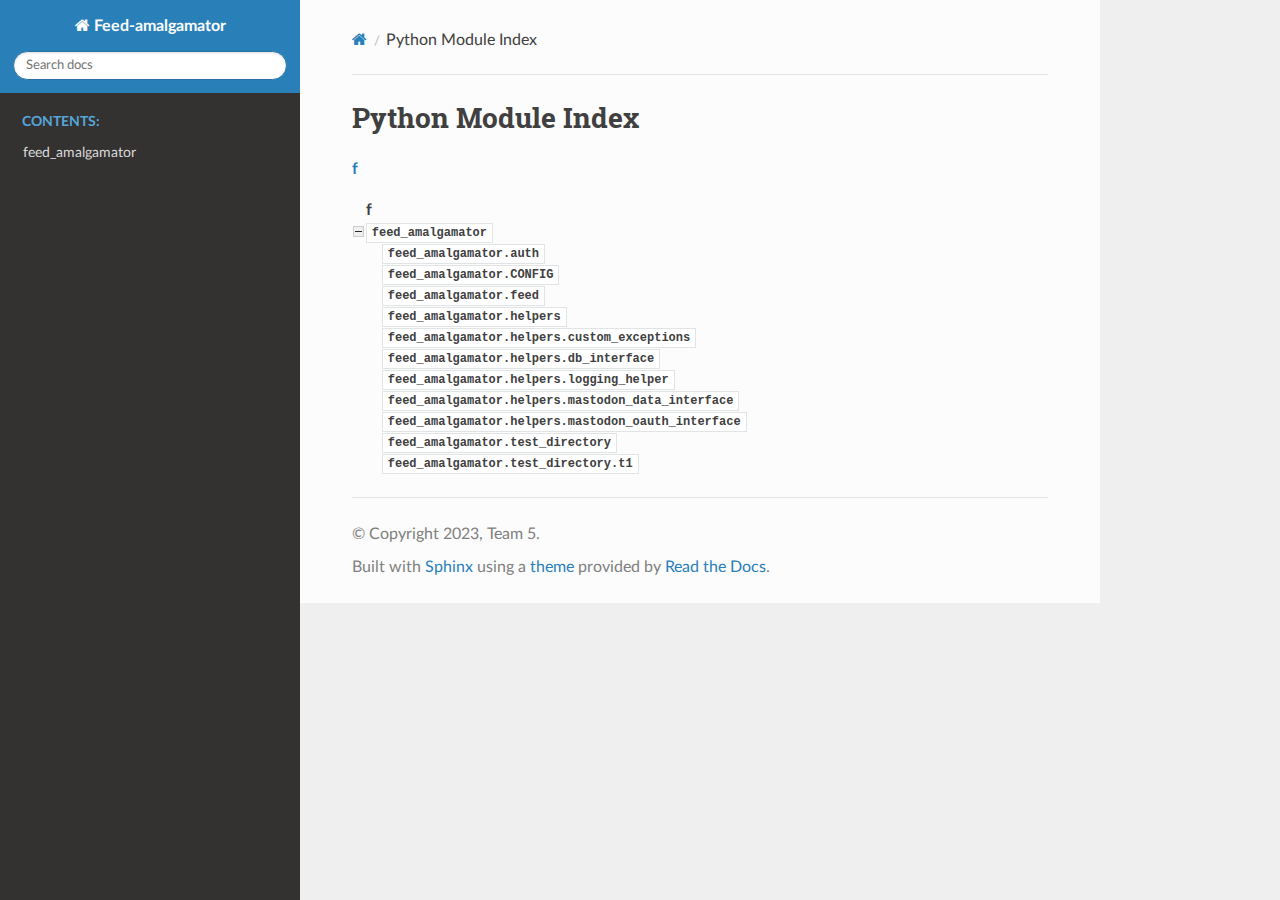
<file: docs/_build/html/py-modindex.html>
<!DOCTYPE html>
<html class="writer-html5" lang="en" data-content_root="./">
<head>
  <meta charset="utf-8" />
  <meta name="viewport" content="width=device-width, initial-scale=1.0" />
  <title>Python Module Index &mdash; Feed-amalgamator  documentation</title>
      <link rel="stylesheet" type="text/css" href="_static/pygments.css?v=80d5e7a1" />
      <link rel="stylesheet" type="text/css" href="_static/css/theme.css?v=19f00094" />

  
  <!--[if lt IE 9]>
    <script src="_static/js/html5shiv.min.js"></script>
  <![endif]-->
  
        <script src="_static/jquery.js?v=5d32c60e"></script>
        <script src="_static/_sphinx_javascript_frameworks_compat.js?v=2cd50e6c"></script>
        <script src="_static/documentation_options.js?v=5929fcd5"></script>
        <script src="_static/doctools.js?v=888ff710"></script>
        <script src="_static/sphinx_highlight.js?v=dc90522c"></script>
    <script src="_static/js/theme.js"></script>
    <link rel="index" title="Index" href="genindex.html" />
    <link rel="search" title="Search" href="search.html" />
 


</head>

<body class="wy-body-for-nav"> 
  <div class="wy-grid-for-nav">
    <nav data-toggle="wy-nav-shift" class="wy-nav-side">
      <div class="wy-side-scroll">
        <div class="wy-side-nav-search" >

          
          
          <a href="index.html" class="icon icon-home">
            Feed-amalgamator
          </a>
<div role="search">
  <form id="rtd-search-form" class="wy-form" action="search.html" method="get">
    <input type="text" name="q" placeholder="Search docs" aria-label="Search docs" />
    <input type="hidden" name="check_keywords" value="yes" />
    <input type="hidden" name="area" value="default" />
  </form>
</div>
        </div><div class="wy-menu wy-menu-vertical" data-spy="affix" role="navigation" aria-label="Navigation menu">
              <p class="caption" role="heading"><span class="caption-text">Contents:</span></p>
<ul>
<li class="toctree-l1"><a class="reference internal" href="modules.html">feed_amalgamator</a></li>
</ul>

        </div>
      </div>
    </nav>

    <section data-toggle="wy-nav-shift" class="wy-nav-content-wrap"><nav class="wy-nav-top" aria-label="Mobile navigation menu" >
          <i data-toggle="wy-nav-top" class="fa fa-bars"></i>
          <a href="index.html">Feed-amalgamator</a>
      </nav>

      <div class="wy-nav-content">
        <div class="rst-content">
          <div role="navigation" aria-label="Page navigation">
  <ul class="wy-breadcrumbs">
      <li><a href="index.html" class="icon icon-home" aria-label="Home"></a></li>
      <li class="breadcrumb-item active">Python Module Index</li>
      <li class="wy-breadcrumbs-aside">
      </li>
  </ul>
  <hr/>
</div>
          <div role="main" class="document" itemscope="itemscope" itemtype="http://schema.org/Article">
           <div itemprop="articleBody">
             

   <h1>Python Module Index</h1>

   <div class="modindex-jumpbox">
   <a href="#cap-f"><strong>f</strong></a>
   </div>

   <table class="indextable modindextable">
     <tr class="pcap"><td></td><td>&#160;</td><td></td></tr>
     <tr class="cap" id="cap-f"><td></td><td>
       <strong>f</strong></td><td></td></tr>
     <tr>
       <td><img src="_static/minus.png" class="toggler"
              id="toggle-1" style="display: none" alt="-" /></td>
       <td>
       <a href="feed_amalgamator.html#module-feed_amalgamator"><code class="xref">feed_amalgamator</code></a></td><td>
       <em></em></td></tr>
     <tr class="cg-1">
       <td></td>
       <td>&#160;&#160;&#160;
       <a href="feed_amalgamator.html#module-feed_amalgamator.auth"><code class="xref">feed_amalgamator.auth</code></a></td><td>
       <em></em></td></tr>
     <tr class="cg-1">
       <td></td>
       <td>&#160;&#160;&#160;
       <a href="feed_amalgamator.html#module-feed_amalgamator.CONFIG"><code class="xref">feed_amalgamator.CONFIG</code></a></td><td>
       <em></em></td></tr>
     <tr class="cg-1">
       <td></td>
       <td>&#160;&#160;&#160;
       <a href="feed_amalgamator.html#module-feed_amalgamator.feed"><code class="xref">feed_amalgamator.feed</code></a></td><td>
       <em></em></td></tr>
     <tr class="cg-1">
       <td></td>
       <td>&#160;&#160;&#160;
       <a href="feed_amalgamator.helpers.html#module-feed_amalgamator.helpers"><code class="xref">feed_amalgamator.helpers</code></a></td><td>
       <em></em></td></tr>
     <tr class="cg-1">
       <td></td>
       <td>&#160;&#160;&#160;
       <a href="feed_amalgamator.helpers.html#module-feed_amalgamator.helpers.custom_exceptions"><code class="xref">feed_amalgamator.helpers.custom_exceptions</code></a></td><td>
       <em></em></td></tr>
     <tr class="cg-1">
       <td></td>
       <td>&#160;&#160;&#160;
       <a href="feed_amalgamator.helpers.html#module-feed_amalgamator.helpers.db_interface"><code class="xref">feed_amalgamator.helpers.db_interface</code></a></td><td>
       <em></em></td></tr>
     <tr class="cg-1">
       <td></td>
       <td>&#160;&#160;&#160;
       <a href="feed_amalgamator.helpers.html#module-feed_amalgamator.helpers.logging_helper"><code class="xref">feed_amalgamator.helpers.logging_helper</code></a></td><td>
       <em></em></td></tr>
     <tr class="cg-1">
       <td></td>
       <td>&#160;&#160;&#160;
       <a href="feed_amalgamator.helpers.html#module-feed_amalgamator.helpers.mastodon_data_interface"><code class="xref">feed_amalgamator.helpers.mastodon_data_interface</code></a></td><td>
       <em></em></td></tr>
     <tr class="cg-1">
       <td></td>
       <td>&#160;&#160;&#160;
       <a href="feed_amalgamator.helpers.html#module-feed_amalgamator.helpers.mastodon_oauth_interface"><code class="xref">feed_amalgamator.helpers.mastodon_oauth_interface</code></a></td><td>
       <em></em></td></tr>
     <tr class="cg-1">
       <td></td>
       <td>&#160;&#160;&#160;
       <a href="feed_amalgamator.test_directory.html#module-feed_amalgamator.test_directory"><code class="xref">feed_amalgamator.test_directory</code></a></td><td>
       <em></em></td></tr>
     <tr class="cg-1">
       <td></td>
       <td>&#160;&#160;&#160;
       <a href="feed_amalgamator.test_directory.html#module-feed_amalgamator.test_directory.t1"><code class="xref">feed_amalgamator.test_directory.t1</code></a></td><td>
       <em></em></td></tr>
   </table>


           </div>
          </div>
          <footer>

  <hr/>

  <div role="contentinfo">
    <p>&#169; Copyright 2023, Team 5.</p>
  </div>

  Built with <a href="https://www.sphinx-doc.org/">Sphinx</a> using a
    <a href="https://github.com/readthedocs/sphinx_rtd_theme">theme</a>
    provided by <a href="https://readthedocs.org">Read the Docs</a>.
   

</footer>
        </div>
      </div>
    </section>
  </div>
  <script>
      jQuery(function () {
          SphinxRtdTheme.Navigation.enable(true);
      });
  </script> 

</body>
</html>
</file>
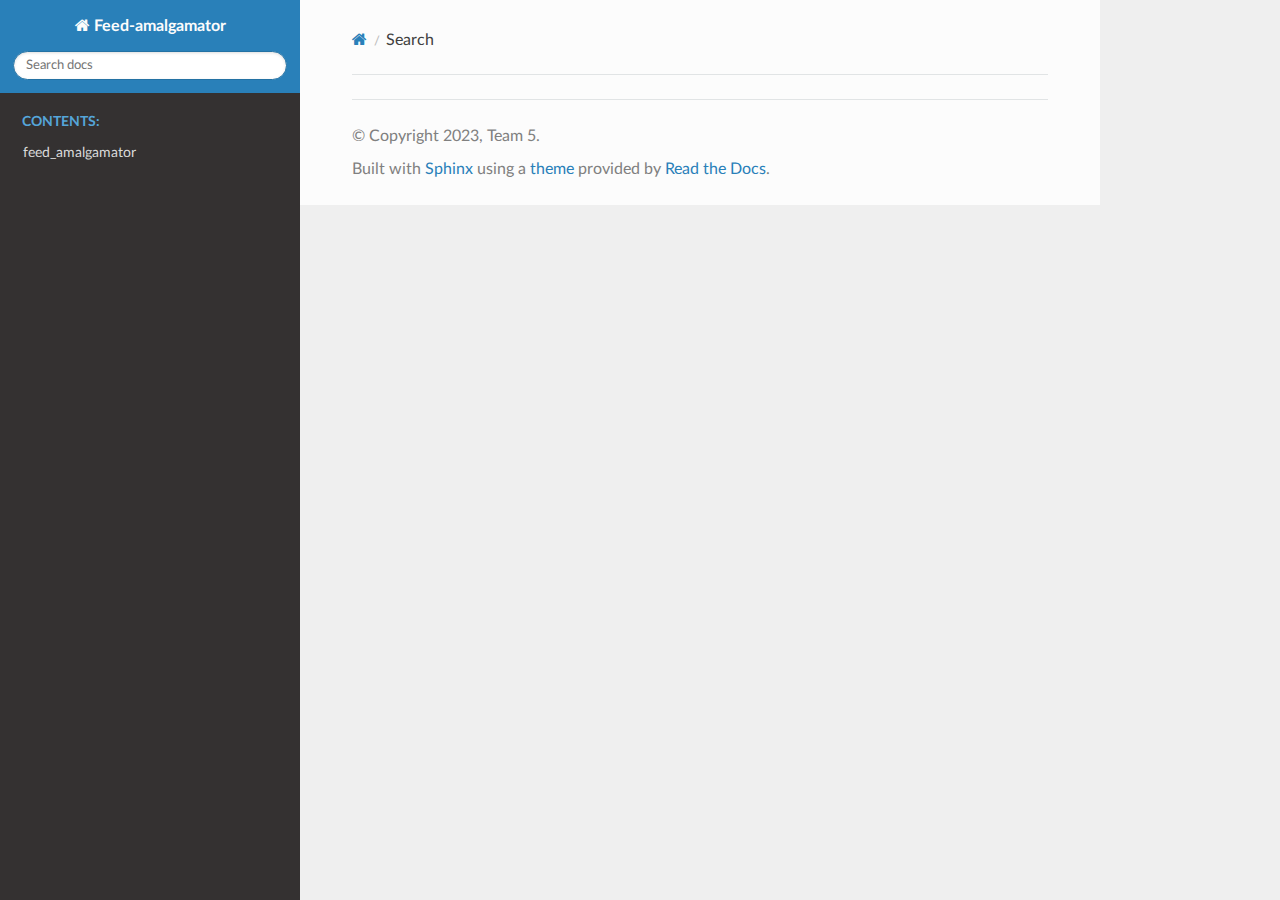
<file: docs/_build/html/search.html>
<!DOCTYPE html>
<html class="writer-html5" lang="en" data-content_root="./">
<head>
  <meta charset="utf-8" />
  <meta name="viewport" content="width=device-width, initial-scale=1.0" />
  <title>Search &mdash; Feed-amalgamator  documentation</title>
      <link rel="stylesheet" type="text/css" href="_static/pygments.css?v=80d5e7a1" />
      <link rel="stylesheet" type="text/css" href="_static/css/theme.css?v=19f00094" />

  
    
  <!--[if lt IE 9]>
    <script src="_static/js/html5shiv.min.js"></script>
  <![endif]-->
  
        <script src="_static/jquery.js?v=5d32c60e"></script>
        <script src="_static/_sphinx_javascript_frameworks_compat.js?v=2cd50e6c"></script>
        <script src="_static/documentation_options.js?v=5929fcd5"></script>
        <script src="_static/doctools.js?v=888ff710"></script>
        <script src="_static/sphinx_highlight.js?v=dc90522c"></script>
    <script src="_static/js/theme.js"></script>
    <script src="_static/searchtools.js"></script>
    <script src="_static/language_data.js"></script>
    <link rel="index" title="Index" href="genindex.html" />
    <link rel="search" title="Search" href="#" /> 
</head>

<body class="wy-body-for-nav"> 
  <div class="wy-grid-for-nav">
    <nav data-toggle="wy-nav-shift" class="wy-nav-side">
      <div class="wy-side-scroll">
        <div class="wy-side-nav-search" >

          
          
          <a href="index.html" class="icon icon-home">
            Feed-amalgamator
          </a>
<div role="search">
  <form id="rtd-search-form" class="wy-form" action="#" method="get">
    <input type="text" name="q" placeholder="Search docs" aria-label="Search docs" />
    <input type="hidden" name="check_keywords" value="yes" />
    <input type="hidden" name="area" value="default" />
  </form>
</div>
        </div><div class="wy-menu wy-menu-vertical" data-spy="affix" role="navigation" aria-label="Navigation menu">
              <p class="caption" role="heading"><span class="caption-text">Contents:</span></p>
<ul>
<li class="toctree-l1"><a class="reference internal" href="modules.html">feed_amalgamator</a></li>
</ul>

        </div>
      </div>
    </nav>

    <section data-toggle="wy-nav-shift" class="wy-nav-content-wrap"><nav class="wy-nav-top" aria-label="Mobile navigation menu" >
          <i data-toggle="wy-nav-top" class="fa fa-bars"></i>
          <a href="index.html">Feed-amalgamator</a>
      </nav>

      <div class="wy-nav-content">
        <div class="rst-content">
          <div role="navigation" aria-label="Page navigation">
  <ul class="wy-breadcrumbs">
      <li><a href="index.html" class="icon icon-home" aria-label="Home"></a></li>
      <li class="breadcrumb-item active">Search</li>
      <li class="wy-breadcrumbs-aside">
      </li>
  </ul>
  <hr/>
</div>
          <div role="main" class="document" itemscope="itemscope" itemtype="http://schema.org/Article">
           <div itemprop="articleBody">
             
  <noscript>
  <div id="fallback" class="admonition warning">
    <p class="last">
      Please activate JavaScript to enable the search functionality.
    </p>
  </div>
  </noscript>

  
  <div id="search-results">
  
  </div>

           </div>
          </div>
          <footer>

  <hr/>

  <div role="contentinfo">
    <p>&#169; Copyright 2023, Team 5.</p>
  </div>

  Built with <a href="https://www.sphinx-doc.org/">Sphinx</a> using a
    <a href="https://github.com/readthedocs/sphinx_rtd_theme">theme</a>
    provided by <a href="https://readthedocs.org">Read the Docs</a>.
   

</footer>
        </div>
      </div>
    </section>
  </div>
  <script>
      jQuery(function () {
          SphinxRtdTheme.Navigation.enable(true);
      });
  </script>
  <script>
    jQuery(function() { Search.loadIndex("searchindex.js"); });
  </script>
  
  <script id="searchindexloader"></script>
   


</body>
</html>
</file>
<file: docs/_build/html/_static/pygments.css>
pre { line-height: 125%; }

td.linenos .normal { color: inherit;
    background-color: transparent;
    padding-left: 5px;
    padding-right: 5px; }

span.linenos { color: inherit;
    background-color: transparent;
    padding-left: 5px;
    padding-right: 5px; }

td.linenos .special { color: #000;
    background-color: #ffffc0;
    padding-left: 5px;
    padding-right: 5px; }

span.linenos.special { color: #000;
    background-color: #ffffc0;
    padding-left: 5px;
    padding-right: 5px; }
.highlight .hll { background-color: #ffc }
.highlight { background: #f8f8f8; }

.highlight .c { color: #3D7B7B;
    font-style: italic } /* Comment */
.highlight .err { border: 1px solid #F00 } /* Error */
.highlight .k { color: #008000;
    font-weight: bold } /* Keyword */
.highlight .o { color: #666 } /* Operator */
.highlight .ch { color: #3D7B7B;
    font-style: italic } /* Comment.Hashbang */
.highlight .cm { color: #3D7B7B;
    font-style: italic } /* Comment.Multiline */
.highlight .cp { color: #9C6500 } /* Comment.Preproc */
.highlight .cpf { color: #3D7B7B;
    font-style: italic } /* Comment.PreprocFile */
.highlight .c1 { color: #3D7B7B;
    font-style: italic } /* Comment.Single */
.highlight .cs { color: #3D7B7B;
    font-style: italic } /* Comment.Special */
.highlight .gd { color: #A00000 } /* Generic.Deleted */
.highlight .ge { font-style: italic } /* Generic.Emph */
.highlight .ges { font-weight: bold;
    font-style: italic } /* Generic.EmphStrong */
.highlight .gr { color: #E40000 } /* Generic.Error */
.highlight .gh { color: #000080;
    font-weight: bold } /* Generic.Heading */
.highlight .gi { color: #008400 } /* Generic.Inserted */
.highlight .go { color: #717171 } /* Generic.Output */
.highlight .gp { color: #000080;
    font-weight: bold } /* Generic.Prompt */
.highlight .gs { font-weight: bold } /* Generic.Strong */
.highlight .gu { color: #800080;
    font-weight: bold } /* Generic.Subheading */
.highlight .gt { color: #04D } /* Generic.Traceback */
.highlight .kc { color: #008000;
    font-weight: bold } /* Keyword.Constant */
.highlight .kd { color: #008000;
    font-weight: bold } /* Keyword.Declaration */
.highlight .kn { color: #008000;
    font-weight: bold } /* Keyword.Namespace */
.highlight .kp { color: #008000 } /* Keyword.Pseudo */
.highlight .kr { color: #008000;
    font-weight: bold } /* Keyword.Reserved */
.highlight .kt { color: #B00040 } /* Keyword.Type */
.highlight .m { color: #666 } /* Literal.Number */
.highlight .s { color: #BA2121 } /* Literal.String */
.highlight .na { color: #687822 } /* Name.Attribute */
.highlight .nb { color: #008000 } /* Name.Builtin */
.highlight .nc { color: #00F;
    font-weight: bold } /* Name.Class */
.highlight .no { color: #800 } /* Name.Constant */
.highlight .nd { color: #A2F } /* Name.Decorator */
.highlight .ni { color: #717171;
    font-weight: bold } /* Name.Entity */
.highlight .ne { color: #CB3F38;
    font-weight: bold } /* Name.Exception */
.highlight .nf { color: #00F } /* Name.Function */
.highlight .nl { color: #767600 } /* Name.Label */
.highlight .nn { color: #00F;
    font-weight: bold } /* Name.Namespace */
.highlight .nt { color: #008000;
    font-weight: bold } /* Name.Tag */
.highlight .nv { color: #19177C } /* Name.Variable */
.highlight .ow { color: #A2F;
    font-weight: bold } /* Operator.Word */
.highlight .w { color: #bbb } /* Text.Whitespace */
.highlight .mb { color: #666 } /* Literal.Number.Bin */
.highlight .mf { color: #666 } /* Literal.Number.Float */
.highlight .mh { color: #666 } /* Literal.Number.Hex */
.highlight .mi { color: #666 } /* Literal.Number.Integer */
.highlight .mo { color: #666 } /* Literal.Number.Oct */
.highlight .sa { color: #BA2121 } /* Literal.String.Affix */
.highlight .sb { color: #BA2121 } /* Literal.String.Backtick */
.highlight .sc { color: #BA2121 } /* Literal.String.Char */
.highlight .dl { color: #BA2121 } /* Literal.String.Delimiter */
<<<<<<< HEAD
.highlight .sd { color: #BA2121;
    font-style: italic } /* Literal.String.Doc */
.highlight .s2 { color: #BA2121 } /* Literal.String.Double */
.highlight .se { color: #AA5D1F;
    font-weight: bold } /* Literal.String.Escape */
.highlight .sh { color: #BA2121 } /* Literal.String.Heredoc */
.highlight .si { color: #A45A77;
    font-weight: bold } /* Literal.String.Interpol */
=======
.highlight .sd { color: #BA2121; font-style: italic } /* Literal.String.Doc */
.highlight .s2 { color: #BA2121 } /* Literal.String.Double */
.highlight .se { color: #AA5D1F; font-weight: bold } /* Literal.String.Escape */
.highlight .sh { color: #BA2121 } /* Literal.String.Heredoc */
.highlight .si { color: #A45A77; font-weight: bold } /* Literal.String.Interpol */
>>>>>>> 23e1822 (Added documentation)
.highlight .sx { color: #008000 } /* Literal.String.Other */
.highlight .sr { color: #A45A77 } /* Literal.String.Regex */
.highlight .s1 { color: #BA2121 } /* Literal.String.Single */
.highlight .ss { color: #19177C } /* Literal.String.Symbol */
.highlight .bp { color: #008000 } /* Name.Builtin.Pseudo */
<<<<<<< HEAD
.highlight .fm { color: #00F } /* Name.Function.Magic */
=======
.highlight .fm { color: #0000FF } /* Name.Function.Magic */
>>>>>>> 23e1822 (Added documentation)
.highlight .vc { color: #19177C } /* Name.Variable.Class */
.highlight .vg { color: #19177C } /* Name.Variable.Global */
.highlight .vi { color: #19177C } /* Name.Variable.Instance */
.highlight .vm { color: #19177C } /* Name.Variable.Magic */
<<<<<<< HEAD
.highlight .il { color: #666 } /* Literal.Number.Integer.Long */
=======
.highlight .il { color: #666666 } /* Literal.Number.Integer.Long */
>>>>>>> 23e1822 (Added documentation)
</file>
<file: docs/_build/html/_static/css/theme.css>
/* stylelint-disable */
/* eslint-disable */
html{box-sizing:border-box}*,::after,::before{box-sizing:inherit}article,aside,details,figcaption,figure,footer,header,hgroup,nav,section{display:block}audio,canvas,video{display:inline-block;*display:inline;*zoom:1}[hidden],audio:not([controls]){display:none}*{box-sizing:border-box}html{font-size:100%;text-size-adjust:100%}body{margin:0}a:active,a:hover{outline:0}abbr[title]{border-bottom:1px dotted}b,strong{font-weight:700}blockquote{margin:0}dfn{font-style:italic}ins{background:#ff9;text-decoration:none}ins,mark{color:#000}mark{background:#ff0;font-style:italic;font-weight:700}.rst-content code,.rst-content tt,code,kbd,pre,samp{font-family:monospace,serif;_font-family:"courier new",monospace;font-size:1em}pre{white-space:pre}q{quotes:none}q::after,q::before{content:"";content:none}small{font-size:85%}sub,sup{font-size:75%;line-height:0;position:relative;vertical-align:baseline}sup{top:-.5em}sub{bottom:-.25em}dl,ol,ul{margin:0;padding:0;list-style:none;list-style-image:none}li{list-style:none}dd{margin:0}img{border:0;interpolation-mode:bicubic;vertical-align:middle;max-width:100%}svg:not(:root){overflow:hidden}figure,form{margin:0}label{cursor:pointer}button,input,select,textarea{font-size:100%;margin:0;vertical-align:baseline;*vertical-align:middle}button,input{line-height:normal}button,input[type="button"],input[type="reset"],input[type="submit"]{cursor:pointer;appearance:button;*overflow:visible}button[disabled],input[disabled]{cursor:default}input[type="search"]{appearance:textfield;box-sizing:content-box}textarea{resize:vertical}table{border-collapse:collapse;border-spacing:0}td{vertical-align:top}.chromeframe{margin:.2em 0;background:#ccc;color:#000;padding:.2em 0}.ir{display:block;border:0;text-indent:-999em;overflow:hidden;background-color:transparent;background-repeat:no-repeat;text-align:left;direction:ltr;*line-height:0}.ir br{display:none}.hidden{display:none!important;visibility:hidden}.visuallyhidden{border:0;clip:rect(0 0 0 0);height:1px;margin:-1px;overflow:hidden;padding:0;position:absolute;width:1px}.visuallyhidden.focusable:active,.visuallyhidden.focusable:focus{clip:auto;height:auto;margin:0;overflow:visible;position:static;width:auto}.invisible{visibility:hidden}.relative{position:relative}big,small{font-size:100%}

@media print{body,html,section{background:none!important}*{box-shadow:none!important;text-shadow:none!important;filter:none!important}a,a:visited{text-decoration:underline}.ir a::after,a[href^="#"]::after,a[href^="javascript:"]::after{content:""}blockquote,pre{page-break-inside:avoid}thead{display:table-header-group}img,tr{page-break-inside:avoid}img{max-width:100%!important}

@page{margin:.5cm}.rst-content .toctree-wrapper>p.caption,h2,h3,p{orphans:3;widows:3}.rst-content .toctree-wrapper>p.caption,h2,h3{page-break-after:avoid}}.btn,.fa::before,.icon::before,.rst-content .admonition,.rst-content .admonition-title::before,.rst-content .admonition-todo,.rst-content .attention,.rst-content .caution,.rst-content .code-block-caption .headerlink::before,.rst-content .danger,.rst-content .eqno .headerlink::before,.rst-content .error,.rst-content .hint,.rst-content .important,.rst-content .note,.rst-content .seealso,.rst-content .tip,.rst-content .warning,.rst-content code.download span:first-child::before,.rst-content dl dt .headerlink::before,.rst-content h1 .headerlink::before,.rst-content h2 .headerlink::before,.rst-content h3 .headerlink::before,.rst-content h4 .headerlink::before,.rst-content h5 .headerlink::before,.rst-content h6 .headerlink::before,.rst-content p.caption .headerlink::before,.rst-content p .headerlink::before,.rst-content table>caption .headerlink::before,.rst-content tt.download span:first-child::before,.wy-alert,.wy-dropdown .caret::before,.wy-inline-validate.wy-inline-validate-danger .wy-input-context::before,.wy-inline-validate.wy-inline-validate-info .wy-input-context::before,.wy-inline-validate.wy-inline-validate-success .wy-input-context::before,.wy-inline-validate.wy-inline-validate-warning .wy-input-context::before,.wy-menu-vertical li.current>a button.toctree-expand::before,.wy-menu-vertical li.on a button.toctree-expand::before,.wy-menu-vertical li button.toctree-expand::before,input[type="color"],input[type="date"],input[type="datetime-local"],input[type="datetime"],input[type="email"],input[type="month"],input[type="number"],input[type="password"],input[type="search"],input[type="tel"],input[type="text"],input[type="time"],input[type="url"],input[type="week"],select,textarea{-webkit-font-smoothing:antialiased}.clearfix{*zoom:1}.clearfix::after,.clearfix::before{display:table;content:""}.clearfix::after{clear:both}/*!
 *  Font Awesome 4.7.0 by @davegandy - http://fontawesome.io - @fontawesome
 *  License - http://fontawesome.io/license (Font: SIL OFL 1.1, CSS: MIT License)
 */

@font-face{font-family:FontAwesome;src:url("fonts/fontawesome-webfont.eot?674f50d287a8c48dc19ba404d20fe713");src:url("fonts/fontawesome-webfont.eot?674f50d287a8c48dc19ba404d20fe713?#iefix&v=4.7.0") format("embedded-opentype"),url("fonts/fontawesome-webfont.woff2?af7ae505a9eed503f8b8e6982036873e") format("woff2"),url("fonts/fontawesome-webfont.woff?fee66e712a8a08eef5805a46892932ad") format("woff"),url("fonts/fontawesome-webfont.ttf?b06871f281fee6b241d60582ae9369b9") format("truetype"),url("fonts/fontawesome-webfont.svg?912ec66d7572ff821749319396470bde#fontawesomeregular") format("svg");font-weight:400;font-style:normal}.fa,.icon,.rst-content .admonition-title,.rst-content .code-block-caption .headerlink,.rst-content .eqno .headerlink,.rst-content code.download span:first-child,.rst-content dl dt .headerlink,.rst-content h1 .headerlink,.rst-content h2 .headerlink,.rst-content h3 .headerlink,.rst-content h4 .headerlink,.rst-content h5 .headerlink,.rst-content h6 .headerlink,.rst-content p.caption .headerlink,.rst-content p .headerlink,.rst-content table>caption .headerlink,.rst-content tt.download span:first-child,.wy-menu-vertical li.current>a button.toctree-expand,.wy-menu-vertical li.on a button.toctree-expand,.wy-menu-vertical li button.toctree-expand{display:inline-block;font:normal normal normal 14px/1 FontAwesome;font-size:inherit;text-rendering:auto;-webkit-font-smoothing:antialiased;-moz-osx-font-smoothing:grayscale}.fa-lg{font-size:1.33333em;line-height:.75em;vertical-align:-15%}.fa-2x{font-size:2em}.fa-3x{font-size:3em}.fa-4x{font-size:4em}.fa-5x{font-size:5em}.fa-fw{width:1.28571em;text-align:center}.fa-ul{padding-left:0;margin-left:2.14286em;list-style-type:none}.fa-ul>li{position:relative}.fa-li{position:absolute;left:-2.14286em;width:2.14286em;top:.14286em;text-align:center}.fa-li.fa-lg{left:-1.85714em}.fa-border{padding:.2em .25em .15em;border:.08em solid #eee;border-radius:.1em}.fa-pull-left{float:left}.fa-pull-right{float:right}.fa-pull-left.icon,.fa.fa-pull-left,.rst-content .code-block-caption .fa-pull-left.headerlink,.rst-content .eqno .fa-pull-left.headerlink,.rst-content .fa-pull-left.admonition-title,.rst-content code.download span.fa-pull-left:first-child,.rst-content dl dt .fa-pull-left.headerlink,.rst-content h1 .fa-pull-left.headerlink,.rst-content h2 .fa-pull-left.headerlink,.rst-content h3 .fa-pull-left.headerlink,.rst-content h4 .fa-pull-left.headerlink,.rst-content h5 .fa-pull-left.headerlink,.rst-content h6 .fa-pull-left.headerlink,.rst-content p .fa-pull-left.headerlink,.rst-content table>caption .fa-pull-left.headerlink,.rst-content tt.download span.fa-pull-left:first-child,.wy-menu-vertical li.current>a button.fa-pull-left.toctree-expand,.wy-menu-vertical li.on a button.fa-pull-left.toctree-expand,.wy-menu-vertical li button.fa-pull-left.toctree-expand{margin-right:.3em}.fa-pull-right.icon,.fa.fa-pull-right,.rst-content .code-block-caption .fa-pull-right.headerlink,.rst-content .eqno .fa-pull-right.headerlink,.rst-content .fa-pull-right.admonition-title,.rst-content code.download span.fa-pull-right:first-child,.rst-content dl dt .fa-pull-right.headerlink,.rst-content h1 .fa-pull-right.headerlink,.rst-content h2 .fa-pull-right.headerlink,.rst-content h3 .fa-pull-right.headerlink,.rst-content h4 .fa-pull-right.headerlink,.rst-content h5 .fa-pull-right.headerlink,.rst-content h6 .fa-pull-right.headerlink,.rst-content p .fa-pull-right.headerlink,.rst-content table>caption .fa-pull-right.headerlink,.rst-content tt.download span.fa-pull-right:first-child,.wy-menu-vertical li.current>a button.fa-pull-right.toctree-expand,.wy-menu-vertical li.on a button.fa-pull-right.toctree-expand,.wy-menu-vertical li button.fa-pull-right.toctree-expand{margin-left:.3em}.pull-right{float:right}.pull-left{float:left}.fa.pull-left,.pull-left.icon,.rst-content .code-block-caption .pull-left.headerlink,.rst-content .eqno .pull-left.headerlink,.rst-content .pull-left.admonition-title,.rst-content code.download span.pull-left:first-child,.rst-content dl dt .pull-left.headerlink,.rst-content h1 .pull-left.headerlink,.rst-content h2 .pull-left.headerlink,.rst-content h3 .pull-left.headerlink,.rst-content h4 .pull-left.headerlink,.rst-content h5 .pull-left.headerlink,.rst-content h6 .pull-left.headerlink,.rst-content p .pull-left.headerlink,.rst-content table>caption .pull-left.headerlink,.rst-content tt.download span.pull-left:first-child,.wy-menu-vertical li.current>a button.pull-left.toctree-expand,.wy-menu-vertical li.on a button.pull-left.toctree-expand,.wy-menu-vertical li button.pull-left.toctree-expand{margin-right:.3em}.fa.pull-right,.pull-right.icon,.rst-content .code-block-caption .pull-right.headerlink,.rst-content .eqno .pull-right.headerlink,.rst-content .pull-right.admonition-title,.rst-content code.download span.pull-right:first-child,.rst-content dl dt .pull-right.headerlink,.rst-content h1 .pull-right.headerlink,.rst-content h2 .pull-right.headerlink,.rst-content h3 .pull-right.headerlink,.rst-content h4 .pull-right.headerlink,.rst-content h5 .pull-right.headerlink,.rst-content h6 .pull-right.headerlink,.rst-content p .pull-right.headerlink,.rst-content table>caption .pull-right.headerlink,.rst-content tt.download span.pull-right:first-child,.wy-menu-vertical li.current>a button.pull-right.toctree-expand,.wy-menu-vertical li.on a button.pull-right.toctree-expand,.wy-menu-vertical li button.pull-right.toctree-expand{margin-left:.3em}.fa-spin{animation:fa-spin 2s linear infinite}.fa-pulse{animation:fa-spin 1s steps(8) infinite}

@keyframes fa-spin{0%{transform:rotate(0deg)}100%{transform:rotate(359deg)}}

@keyframes fa-spin{0%{transform:rotate(0deg)}100%{transform:rotate(359deg)}}.fa-rotate-90{filter:"progid:DXImageTransform.Microsoft.BasicImage(rotation=1)";transform:rotate(90deg)}.fa-rotate-180{filter:"progid:DXImageTransform.Microsoft.BasicImage(rotation=2)";transform:rotate(180deg)}.fa-rotate-270{filter:"progid:DXImageTransform.Microsoft.BasicImage(rotation=3)";transform:rotate(270deg)}.fa-flip-horizontal{filter:"progid:DXImageTransform.Microsoft.BasicImage(rotation=0, mirror=1)";transform:scaleX(-1)}.fa-flip-vertical{filter:"progid:DXImageTransform.Microsoft.BasicImage(rotation=2, mirror=1)";transform:scaleY(-1)}:root .fa-flip-horizontal,:root .fa-flip-vertical,:root .fa-rotate-90,:root .fa-rotate-180,:root .fa-rotate-270{filter:none}.fa-stack{position:relative;display:inline-block;width:2em;height:2em;line-height:2em;vertical-align:middle}.fa-stack-1x,.fa-stack-2x{position:absolute;left:0;width:100%;text-align:center}.fa-stack-1x{line-height:inherit}.fa-stack-2x{font-size:2em}.fa-inverse{color:#fff}.fa-glass::before{content:""}.fa-music::before{content:""}.fa-search::before,.icon-search::before{content:""}.fa-envelope-o::before{content:""}.fa-heart::before{content:""}.fa-star::before{content:""}.fa-star-o::before{content:""}.fa-user::before{content:""}.fa-film::before{content:""}.fa-th-large::before{content:""}.fa-th::before{content:""}.fa-th-list::before{content:""}.fa-check::before{content:""}.fa-close::before,.fa-remove::before,.fa-times::before{content:""}.fa-search-plus::before{content:""}.fa-search-minus::before{content:""}.fa-power-off::before{content:""}.fa-signal::before{content:""}.fa-cog::before,.fa-gear::before{content:""}.fa-trash-o::before{content:""}.fa-home::before,.icon-home::before{content:""}.fa-file-o::before{content:""}.fa-clock-o::before{content:""}.fa-road::before{content:""}.fa-download::before,.rst-content code.download span:first-child::before,.rst-content tt.download span:first-child::before{content:""}.fa-arrow-circle-o-down::before{content:""}.fa-arrow-circle-o-up::before{content:""}.fa-inbox::before{content:""}.fa-play-circle-o::before{content:""}.fa-repeat::before,.fa-rotate-right::before{content:""}.fa-refresh::before{content:""}.fa-list-alt::before{content:""}.fa-lock::before{content:""}.fa-flag::before{content:""}.fa-headphones::before{content:""}.fa-volume-off::before{content:""}.fa-volume-down::before{content:""}.fa-volume-up::before{content:""}.fa-qrcode::before{content:""}.fa-barcode::before{content:""}.fa-tag::before{content:""}.fa-tags::before{content:""}.fa-book::before,.icon-book::before{content:""}.fa-bookmark::before{content:""}.fa-print::before{content:""}.fa-camera::before{content:""}.fa-font::before{content:""}.fa-bold::before{content:""}.fa-italic::before{content:""}.fa-text-height::before{content:""}.fa-text-width::before{content:""}.fa-align-left::before{content:""}.fa-align-center::before{content:""}.fa-align-right::before{content:""}.fa-align-justify::before{content:""}.fa-list::before{content:""}.fa-dedent::before,.fa-outdent::before{content:""}.fa-indent::before{content:""}.fa-video-camera::before{content:""}.fa-image::before,.fa-photo::before,.fa-picture-o::before{content:""}.fa-pencil::before{content:""}.fa-map-marker::before{content:""}.fa-adjust::before{content:""}.fa-tint::before{content:""}.fa-edit::before,.fa-pencil-square-o::before{content:""}.fa-share-square-o::before{content:""}.fa-check-square-o::before{content:""}.fa-arrows::before{content:""}.fa-step-backward::before{content:""}.fa-fast-backward::before{content:""}.fa-backward::before{content:""}.fa-play::before{content:""}.fa-pause::before{content:""}.fa-stop::before{content:""}.fa-forward::before{content:""}.fa-fast-forward::before{content:""}.fa-step-forward::before{content:""}.fa-eject::before{content:""}.fa-chevron-left::before{content:""}.fa-chevron-right::before{content:""}.fa-plus-circle::before{content:""}.fa-minus-circle::before{content:""}.fa-times-circle::before,.wy-inline-validate.wy-inline-validate-danger .wy-input-context::before{content:""}.fa-check-circle::before,.wy-inline-validate.wy-inline-validate-success .wy-input-context::before{content:""}.fa-question-circle::before{content:""}.fa-info-circle::before{content:""}.fa-crosshairs::before{content:""}.fa-times-circle-o::before{content:""}.fa-check-circle-o::before{content:""}.fa-ban::before{content:""}.fa-arrow-left::before{content:""}.fa-arrow-right::before{content:""}.fa-arrow-up::before{content:""}.fa-arrow-down::before{content:""}.fa-mail-forward::before,.fa-share::before{content:""}.fa-expand::before{content:""}.fa-compress::before{content:""}.fa-plus::before{content:""}.fa-minus::before{content:""}.fa-asterisk::before{content:""}.fa-exclamation-circle::before,.rst-content .admonition-title::before,.wy-inline-validate.wy-inline-validate-info .wy-input-context::before,.wy-inline-validate.wy-inline-validate-warning .wy-input-context::before{content:""}.fa-gift::before{content:""}.fa-leaf::before{content:""}.fa-fire::before,.icon-fire::before{content:""}.fa-eye::before{content:""}.fa-eye-slash::before{content:""}.fa-exclamation-triangle::before,.fa-warning::before{content:""}.fa-plane::before{content:""}.fa-calendar::before{content:""}.fa-random::before{content:""}.fa-comment::before{content:""}.fa-magnet::before{content:""}.fa-chevron-up::before{content:""}.fa-chevron-down::before{content:""}.fa-retweet::before{content:""}.fa-shopping-cart::before{content:""}.fa-folder::before{content:""}.fa-folder-open::before{content:""}.fa-arrows-v::before{content:""}.fa-arrows-h::before{content:""}.fa-bar-chart-o::before,.fa-bar-chart::before{content:""}.fa-twitter-square::before{content:""}.fa-facebook-square::before{content:""}.fa-camera-retro::before{content:""}.fa-key::before{content:""}.fa-cogs::before,.fa-gears::before{content:""}.fa-comments::before{content:""}.fa-thumbs-o-up::before{content:""}.fa-thumbs-o-down::before{content:""}.fa-star-half::before{content:""}.fa-heart-o::before{content:""}.fa-sign-out::before{content:""}.fa-linkedin-square::before{content:""}.fa-thumb-tack::before{content:""}.fa-external-link::before{content:""}.fa-sign-in::before{content:""}.fa-trophy::before{content:""}.fa-github-square::before{content:""}.fa-upload::before{content:""}.fa-lemon-o::before{content:""}.fa-phone::before{content:""}.fa-square-o::before{content:""}.fa-bookmark-o::before{content:""}.fa-phone-square::before{content:""}.fa-twitter::before{content:""}.fa-facebook-f::before,.fa-facebook::before{content:""}.fa-github::before,.icon-github::before{content:""}.fa-unlock::before{content:""}.fa-credit-card::before{content:""}.fa-feed::before,.fa-rss::before{content:""}.fa-hdd-o::before{content:""}.fa-bullhorn::before{content:""}.fa-bell::before{content:""}.fa-certificate::before{content:""}.fa-hand-o-right::before{content:""}.fa-hand-o-left::before{content:""}.fa-hand-o-up::before{content:""}.fa-hand-o-down::before{content:""}.fa-arrow-circle-left::before,.icon-circle-arrow-left::before{content:""}.fa-arrow-circle-right::before,.icon-circle-arrow-right::before{content:""}.fa-arrow-circle-up::before{content:""}.fa-arrow-circle-down::before{content:""}.fa-globe::before{content:""}.fa-wrench::before{content:""}.fa-tasks::before{content:""}.fa-filter::before{content:""}.fa-briefcase::before{content:""}.fa-arrows-alt::before{content:""}.fa-group::before,.fa-users::before{content:""}.fa-chain::before,.fa-link::before,.icon-link::before{content:""}.fa-cloud::before{content:""}.fa-flask::before{content:""}.fa-cut::before,.fa-scissors::before{content:""}.fa-copy::before,.fa-files-o::before{content:""}.fa-paperclip::before{content:""}.fa-floppy-o::before,.fa-save::before{content:""}.fa-square::before{content:""}.fa-bars::before,.fa-navicon::before,.fa-reorder::before{content:""}.fa-list-ul::before{content:""}.fa-list-ol::before{content:""}.fa-strikethrough::before{content:""}.fa-underline::before{content:""}.fa-table::before{content:""}.fa-magic::before{content:""}.fa-truck::before{content:""}.fa-pinterest::before{content:""}.fa-pinterest-square::before{content:""}.fa-google-plus-square::before{content:""}.fa-google-plus::before{content:""}.fa-money::before{content:""}.fa-caret-down::before,.icon-caret-down::before,.wy-dropdown .caret::before{content:""}.fa-caret-up::before{content:""}.fa-caret-left::before{content:""}.fa-caret-right::before{content:""}.fa-columns::before{content:""}.fa-sort::before,.fa-unsorted::before{content:""}.fa-sort-desc::before,.fa-sort-down::before{content:""}.fa-sort-asc::before,.fa-sort-up::before{content:""}.fa-envelope::before{content:""}.fa-linkedin::before{content:""}.fa-rotate-left::before,.fa-undo::before{content:""}.fa-gavel::before,.fa-legal::before{content:""}.fa-dashboard::before,.fa-tachometer::before{content:""}.fa-comment-o::before{content:""}.fa-comments-o::before{content:""}.fa-bolt::before,.fa-flash::before{content:""}.fa-sitemap::before{content:""}.fa-umbrella::before{content:""}.fa-clipboard::before,.fa-paste::before{content:""}.fa-lightbulb-o::before{content:""}.fa-exchange::before{content:""}.fa-cloud-download::before{content:""}.fa-cloud-upload::before{content:""}.fa-user-md::before{content:""}.fa-stethoscope::before{content:""}.fa-suitcase::before{content:""}.fa-bell-o::before{content:""}.fa-coffee::before{content:""}.fa-cutlery::before{content:""}.fa-file-text-o::before{content:""}.fa-building-o::before{content:""}.fa-hospital-o::before{content:""}.fa-ambulance::before{content:""}.fa-medkit::before{content:""}.fa-fighter-jet::before{content:""}.fa-beer::before{content:""}.fa-h-square::before{content:""}.fa-plus-square::before{content:""}.fa-angle-double-left::before{content:""}.fa-angle-double-right::before{content:""}.fa-angle-double-up::before{content:""}.fa-angle-double-down::before{content:""}.fa-angle-left::before{content:""}.fa-angle-right::before{content:""}.fa-angle-up::before{content:""}.fa-angle-down::before{content:""}.fa-desktop::before{content:""}.fa-laptop::before{content:""}.fa-tablet::before{content:""}.fa-mobile-phone::before,.fa-mobile::before{content:""}.fa-circle-o::before{content:""}.fa-quote-left::before{content:""}.fa-quote-right::before{content:""}.fa-spinner::before{content:""}.fa-circle::before{content:""}.fa-mail-reply::before,.fa-reply::before{content:""}.fa-github-alt::before{content:""}.fa-folder-o::before{content:""}.fa-folder-open-o::before{content:""}.fa-smile-o::before{content:""}.fa-frown-o::before{content:""}.fa-meh-o::before{content:""}.fa-gamepad::before{content:""}.fa-keyboard-o::before{content:""}.fa-flag-o::before{content:""}.fa-flag-checkered::before{content:""}.fa-terminal::before{content:""}.fa-code::before{content:""}.fa-mail-reply-all::before,.fa-reply-all::before{content:""}.fa-star-half-empty::before,.fa-star-half-full::before,.fa-star-half-o::before{content:""}.fa-location-arrow::before{content:""}.fa-crop::before{content:""}.fa-code-fork::before{content:""}.fa-chain-broken::before,.fa-unlink::before{content:""}.fa-question::before{content:""}.fa-info::before{content:""}.fa-exclamation::before{content:""}.fa-superscript::before{content:""}.fa-subscript::before{content:""}.fa-eraser::before{content:""}.fa-puzzle-piece::before{content:""}.fa-microphone::before{content:""}.fa-microphone-slash::before{content:""}.fa-shield::before{content:""}.fa-calendar-o::before{content:""}.fa-fire-extinguisher::before{content:""}.fa-rocket::before{content:""}.fa-maxcdn::before{content:""}.fa-chevron-circle-left::before{content:""}.fa-chevron-circle-right::before{content:""}.fa-chevron-circle-up::before{content:""}.fa-chevron-circle-down::before{content:""}.fa-html5::before{content:""}.fa-css3::before{content:""}.fa-anchor::before{content:""}.fa-unlock-alt::before{content:""}.fa-bullseye::before{content:""}.fa-ellipsis-h::before{content:""}.fa-ellipsis-v::before{content:""}.fa-rss-square::before{content:""}.fa-play-circle::before{content:""}.fa-ticket::before{content:""}.fa-minus-square::before{content:""}.fa-minus-square-o::before,.wy-menu-vertical li.current>a button.toctree-expand::before,.wy-menu-vertical li.on a button.toctree-expand::before{content:""}.fa-level-up::before{content:""}.fa-level-down::before{content:""}.fa-check-square::before{content:""}.fa-pencil-square::before{content:""}.fa-external-link-square::before{content:""}.fa-share-square::before{content:""}.fa-compass::before{content:""}.fa-caret-square-o-down::before,.fa-toggle-down::before{content:""}.fa-caret-square-o-up::before,.fa-toggle-up::before{content:""}.fa-caret-square-o-right::before,.fa-toggle-right::before{content:""}.fa-eur::before,.fa-euro::before{content:""}.fa-gbp::before{content:""}.fa-dollar::before,.fa-usd::before{content:""}.fa-inr::before,.fa-rupee::before{content:""}.fa-cny::before,.fa-jpy::before,.fa-rmb::before,.fa-yen::before{content:""}.fa-rouble::before,.fa-rub::before,.fa-ruble::before{content:""}.fa-krw::before,.fa-won::before{content:""}.fa-bitcoin::before,.fa-btc::before{content:""}.fa-file::before{content:""}.fa-file-text::before{content:""}.fa-sort-alpha-asc::before{content:""}.fa-sort-alpha-desc::before{content:""}.fa-sort-amount-asc::before{content:""}.fa-sort-amount-desc::before{content:""}.fa-sort-numeric-asc::before{content:""}.fa-sort-numeric-desc::before{content:""}.fa-thumbs-up::before{content:""}.fa-thumbs-down::before{content:""}.fa-youtube-square::before{content:""}.fa-youtube::before{content:""}.fa-xing::before{content:""}.fa-xing-square::before{content:""}.fa-youtube-play::before{content:""}.fa-dropbox::before{content:""}.fa-stack-overflow::before{content:""}.fa-instagram::before{content:""}.fa-flickr::before{content:""}.fa-adn::before{content:""}.fa-bitbucket::before,.icon-bitbucket::before{content:""}.fa-bitbucket-square::before{content:""}.fa-tumblr::before{content:""}.fa-tumblr-square::before{content:""}.fa-long-arrow-down::before{content:""}.fa-long-arrow-up::before{content:""}.fa-long-arrow-left::before{content:""}.fa-long-arrow-right::before{content:""}.fa-apple::before{content:""}.fa-windows::before{content:""}.fa-android::before{content:""}.fa-linux::before{content:""}.fa-dribbble::before{content:""}.fa-skype::before{content:""}.fa-foursquare::before{content:""}.fa-trello::before{content:""}.fa-female::before{content:""}.fa-male::before{content:""}.fa-gittip::before,.fa-gratipay::before{content:""}.fa-sun-o::before{content:""}.fa-moon-o::before{content:""}.fa-archive::before{content:""}.fa-bug::before{content:""}.fa-vk::before{content:""}.fa-weibo::before{content:""}.fa-renren::before{content:""}.fa-pagelines::before{content:""}.fa-stack-exchange::before{content:""}.fa-arrow-circle-o-right::before{content:""}.fa-arrow-circle-o-left::before{content:""}.fa-caret-square-o-left::before,.fa-toggle-left::before{content:""}.fa-dot-circle-o::before{content:""}.fa-wheelchair::before{content:""}.fa-vimeo-square::before{content:""}.fa-try::before,.fa-turkish-lira::before{content:""}.fa-plus-square-o::before,.wy-menu-vertical li button.toctree-expand::before{content:""}.fa-space-shuttle::before{content:""}.fa-slack::before{content:""}.fa-envelope-square::before{content:""}.fa-wordpress::before{content:""}.fa-openid::before{content:""}.fa-bank::before,.fa-institution::before,.fa-university::before{content:""}.fa-graduation-cap::before,.fa-mortar-board::before{content:""}.fa-yahoo::before{content:""}.fa-google::before{content:""}.fa-reddit::before{content:""}.fa-reddit-square::before{content:""}.fa-stumbleupon-circle::before{content:""}.fa-stumbleupon::before{content:""}.fa-delicious::before{content:""}.fa-digg::before{content:""}.fa-pied-piper-pp::before{content:""}.fa-pied-piper-alt::before{content:""}.fa-drupal::before{content:""}.fa-joomla::before{content:""}.fa-language::before{content:""}.fa-fax::before{content:""}.fa-building::before{content:""}.fa-child::before{content:""}.fa-paw::before{content:""}.fa-spoon::before{content:""}.fa-cube::before{content:""}.fa-cubes::before{content:""}.fa-behance::before{content:""}.fa-behance-square::before{content:""}.fa-steam::before{content:""}.fa-steam-square::before{content:""}.fa-recycle::before{content:""}.fa-automobile::before,.fa-car::before{content:""}.fa-cab::before,.fa-taxi::before{content:""}.fa-tree::before{content:""}.fa-spotify::before{content:""}.fa-deviantart::before{content:""}.fa-soundcloud::before{content:""}.fa-database::before{content:""}.fa-file-pdf-o::before{content:""}.fa-file-word-o::before{content:""}.fa-file-excel-o::before{content:""}.fa-file-powerpoint-o::before{content:""}.fa-file-image-o::before,.fa-file-photo-o::before,.fa-file-picture-o::before{content:""}.fa-file-archive-o::before,.fa-file-zip-o::before{content:""}.fa-file-audio-o::before,.fa-file-sound-o::before{content:""}.fa-file-movie-o::before,.fa-file-video-o::before{content:""}.fa-file-code-o::before{content:""}.fa-vine::before{content:""}.fa-codepen::before{content:""}.fa-jsfiddle::before{content:""}.fa-life-bouy::before,.fa-life-buoy::before,.fa-life-ring::before,.fa-life-saver::before,.fa-support::before{content:""}.fa-circle-o-notch::before{content:""}.fa-ra::before,.fa-rebel::before,.fa-resistance::before{content:""}.fa-empire::before,.fa-ge::before{content:""}.fa-git-square::before{content:""}.fa-git::before{content:""}.fa-hacker-news::before,.fa-y-combinator-square::before,.fa-yc-square::before{content:""}.fa-tencent-weibo::before{content:""}.fa-qq::before{content:""}.fa-wechat::before,.fa-weixin::before{content:""}.fa-paper-plane::before,.fa-send::before{content:""}.fa-paper-plane-o::before,.fa-send-o::before{content:""}.fa-history::before{content:""}.fa-circle-thin::before{content:""}.fa-header::before{content:""}.fa-paragraph::before{content:""}.fa-sliders::before{content:""}.fa-share-alt::before{content:""}.fa-share-alt-square::before{content:""}.fa-bomb::before{content:""}.fa-futbol-o::before,.fa-soccer-ball-o::before{content:""}.fa-tty::before{content:""}.fa-binoculars::before{content:""}.fa-plug::before{content:""}.fa-slideshare::before{content:""}.fa-twitch::before{content:""}.fa-yelp::before{content:""}.fa-newspaper-o::before{content:""}.fa-wifi::before{content:""}.fa-calculator::before{content:""}.fa-paypal::before{content:""}.fa-google-wallet::before{content:""}.fa-cc-visa::before{content:""}.fa-cc-mastercard::before{content:""}.fa-cc-discover::before{content:""}.fa-cc-amex::before{content:""}.fa-cc-paypal::before{content:""}.fa-cc-stripe::before{content:""}.fa-bell-slash::before{content:""}.fa-bell-slash-o::before{content:""}.fa-trash::before{content:""}.fa-copyright::before{content:""}.fa-at::before{content:""}.fa-eyedropper::before{content:""}.fa-paint-brush::before{content:""}.fa-birthday-cake::before{content:""}.fa-area-chart::before{content:""}.fa-pie-chart::before{content:""}.fa-line-chart::before{content:""}.fa-lastfm::before{content:""}.fa-lastfm-square::before{content:""}.fa-toggle-off::before{content:""}.fa-toggle-on::before{content:""}.fa-bicycle::before{content:""}.fa-bus::before{content:""}.fa-ioxhost::before{content:""}.fa-angellist::before{content:""}.fa-cc::before{content:""}.fa-ils::before,.fa-shekel::before,.fa-sheqel::before{content:""}.fa-meanpath::before{content:""}.fa-buysellads::before{content:""}.fa-connectdevelop::before{content:""}.fa-dashcube::before{content:""}.fa-forumbee::before{content:""}.fa-leanpub::before{content:""}.fa-sellsy::before{content:""}.fa-shirtsinbulk::before{content:""}.fa-simplybuilt::before{content:""}.fa-skyatlas::before{content:""}.fa-cart-plus::before{content:""}.fa-cart-arrow-down::before{content:""}.fa-diamond::before{content:""}.fa-ship::before{content:""}.fa-user-secret::before{content:""}.fa-motorcycle::before{content:""}.fa-street-view::before{content:""}.fa-heartbeat::before{content:""}.fa-venus::before{content:""}.fa-mars::before{content:""}.fa-mercury::before{content:""}.fa-intersex::before,.fa-transgender::before{content:""}.fa-transgender-alt::before{content:""}.fa-venus-double::before{content:""}.fa-mars-double::before{content:""}.fa-venus-mars::before{content:""}.fa-mars-stroke::before{content:""}.fa-mars-stroke-v::before{content:""}.fa-mars-stroke-h::before{content:""}.fa-neuter::before{content:""}.fa-genderless::before{content:""}.fa-facebook-official::before{content:""}.fa-pinterest-p::before{content:""}.fa-whatsapp::before{content:""}.fa-server::before{content:""}.fa-user-plus::before{content:""}.fa-user-times::before{content:""}.fa-bed::before,.fa-hotel::before{content:""}.fa-viacoin::before{content:""}.fa-train::before{content:""}.fa-subway::before{content:""}.fa-medium::before{content:""}.fa-y-combinator::before,.fa-yc::before{content:""}.fa-optin-monster::before{content:""}.fa-opencart::before{content:""}.fa-expeditedssl::before{content:""}.fa-battery-4::before,.fa-battery-full::before,.fa-battery::before{content:""}.fa-battery-3::before,.fa-battery-three-quarters::before{content:""}.fa-battery-2::before,.fa-battery-half::before{content:""}.fa-battery-1::before,.fa-battery-quarter::before{content:""}.fa-battery-0::before,.fa-battery-empty::before{content:""}.fa-mouse-pointer::before{content:""}.fa-i-cursor::before{content:""}.fa-object-group::before{content:""}.fa-object-ungroup::before{content:""}.fa-sticky-note::before{content:""}.fa-sticky-note-o::before{content:""}.fa-cc-jcb::before{content:""}.fa-cc-diners-club::before{content:""}.fa-clone::before{content:""}.fa-balance-scale::before{content:""}.fa-hourglass-o::before{content:""}.fa-hourglass-1::before,.fa-hourglass-start::before{content:""}.fa-hourglass-2::before,.fa-hourglass-half::before{content:""}.fa-hourglass-3::before,.fa-hourglass-end::before{content:""}.fa-hourglass::before{content:""}.fa-hand-grab-o::before,.fa-hand-rock-o::before{content:""}.fa-hand-paper-o::before,.fa-hand-stop-o::before{content:""}.fa-hand-scissors-o::before{content:""}.fa-hand-lizard-o::before{content:""}.fa-hand-spock-o::before{content:""}.fa-hand-pointer-o::before{content:""}.fa-hand-peace-o::before{content:""}.fa-trademark::before{content:""}.fa-registered::before{content:""}.fa-creative-commons::before{content:""}.fa-gg::before{content:""}.fa-gg-circle::before{content:""}.fa-tripadvisor::before{content:""}.fa-odnoklassniki::before{content:""}.fa-odnoklassniki-square::before{content:""}.fa-get-pocket::before{content:""}.fa-wikipedia-w::before{content:""}.fa-safari::before{content:""}.fa-chrome::before{content:""}.fa-firefox::before{content:""}.fa-opera::before{content:""}.fa-internet-explorer::before{content:""}.fa-television::before,.fa-tv::before{content:""}.fa-contao::before{content:""}.fa-500px::before{content:""}.fa-amazon::before{content:""}.fa-calendar-plus-o::before{content:""}.fa-calendar-minus-o::before{content:""}.fa-calendar-times-o::before{content:""}.fa-calendar-check-o::before{content:""}.fa-industry::before{content:""}.fa-map-pin::before{content:""}.fa-map-signs::before{content:""}.fa-map-o::before{content:""}.fa-map::before{content:""}.fa-commenting::before{content:""}.fa-commenting-o::before{content:""}.fa-houzz::before{content:""}.fa-vimeo::before{content:""}.fa-black-tie::before{content:""}.fa-fonticons::before{content:""}.fa-reddit-alien::before{content:""}.fa-edge::before{content:""}.fa-credit-card-alt::before{content:""}.fa-codiepie::before{content:""}.fa-modx::before{content:""}.fa-fort-awesome::before{content:""}.fa-usb::before{content:""}.fa-product-hunt::before{content:""}.fa-mixcloud::before{content:""}.fa-scribd::before{content:""}.fa-pause-circle::before{content:""}.fa-pause-circle-o::before{content:""}.fa-stop-circle::before{content:""}.fa-stop-circle-o::before{content:""}.fa-shopping-bag::before{content:""}.fa-shopping-basket::before{content:""}.fa-hashtag::before{content:""}.fa-bluetooth::before{content:""}.fa-bluetooth-b::before{content:""}.fa-percent::before{content:""}.fa-gitlab::before,.icon-gitlab::before{content:""}.fa-wpbeginner::before{content:""}.fa-wpforms::before{content:""}.fa-envira::before{content:""}.fa-universal-access::before{content:""}.fa-wheelchair-alt::before{content:""}.fa-question-circle-o::before{content:""}.fa-blind::before{content:""}.fa-audio-description::before{content:""}.fa-volume-control-phone::before{content:""}.fa-braille::before{content:""}.fa-assistive-listening-systems::before{content:""}.fa-american-sign-language-interpreting::before,.fa-asl-interpreting::before{content:""}.fa-deaf::before,.fa-deafness::before,.fa-hard-of-hearing::before{content:""}.fa-glide::before{content:""}.fa-glide-g::before{content:""}.fa-sign-language::before,.fa-signing::before{content:""}.fa-low-vision::before{content:""}.fa-viadeo::before{content:""}.fa-viadeo-square::before{content:""}.fa-snapchat::before{content:""}.fa-snapchat-ghost::before{content:""}.fa-snapchat-square::before{content:""}.fa-pied-piper::before{content:""}.fa-first-order::before{content:""}.fa-yoast::before{content:""}.fa-themeisle::before{content:""}.fa-google-plus-circle::before,.fa-google-plus-official::before{content:""}.fa-fa::before,.fa-font-awesome::before{content:""}.fa-handshake-o::before{content:""}.fa-envelope-open::before{content:""}.fa-envelope-open-o::before{content:""}.fa-linode::before{content:""}.fa-address-book::before{content:""}.fa-address-book-o::before{content:""}.fa-address-card::before,.fa-vcard::before{content:""}.fa-address-card-o::before,.fa-vcard-o::before{content:""}.fa-user-circle::before{content:""}.fa-user-circle-o::before{content:""}.fa-user-o::before{content:""}.fa-id-badge::before{content:""}.fa-drivers-license::before,.fa-id-card::before{content:""}.fa-drivers-license-o::before,.fa-id-card-o::before{content:""}.fa-quora::before{content:""}.fa-free-code-camp::before{content:""}.fa-telegram::before{content:""}.fa-thermometer-4::before,.fa-thermometer-full::before,.fa-thermometer::before{content:""}.fa-thermometer-3::before,.fa-thermometer-three-quarters::before{content:""}.fa-thermometer-2::before,.fa-thermometer-half::before{content:""}.fa-thermometer-1::before,.fa-thermometer-quarter::before{content:""}.fa-thermometer-0::before,.fa-thermometer-empty::before{content:""}.fa-shower::before{content:""}.fa-bath::before,.fa-bathtub::before,.fa-s15::before{content:""}.fa-podcast::before{content:""}.fa-window-maximize::before{content:""}.fa-window-minimize::before{content:""}.fa-window-restore::before{content:""}.fa-times-rectangle::before,.fa-window-close::before{content:""}.fa-times-rectangle-o::before,.fa-window-close-o::before{content:""}.fa-bandcamp::before{content:""}.fa-grav::before{content:""}.fa-etsy::before{content:""}.fa-imdb::before{content:""}.fa-ravelry::before{content:""}.fa-eercast::before{content:""}.fa-microchip::before{content:""}.fa-snowflake-o::before{content:""}.fa-superpowers::before{content:""}.fa-wpexplorer::before{content:""}.fa-meetup::before{content:""}.sr-only{position:absolute;width:1px;height:1px;padding:0;margin:-1px;overflow:hidden;clip:rect(0,0,0,0);border:0}.sr-only-focusable:active,.sr-only-focusable:focus{position:static;width:auto;height:auto;margin:0;overflow:visible;clip:auto}.fa,.icon,.rst-content .admonition-title,.rst-content .code-block-caption .headerlink,.rst-content .eqno .headerlink,.rst-content code.download span:first-child,.rst-content dl dt .headerlink,.rst-content h1 .headerlink,.rst-content h2 .headerlink,.rst-content h3 .headerlink,.rst-content h4 .headerlink,.rst-content h5 .headerlink,.rst-content h6 .headerlink,.rst-content p.caption .headerlink,.rst-content p .headerlink,.rst-content table>caption .headerlink,.rst-content tt.download span:first-child,.wy-dropdown .caret,.wy-inline-validate.wy-inline-validate-danger .wy-input-context,.wy-inline-validate.wy-inline-validate-info .wy-input-context,.wy-inline-validate.wy-inline-validate-success .wy-input-context,.wy-inline-validate.wy-inline-validate-warning .wy-input-context,.wy-menu-vertical li.current>a button.toctree-expand,.wy-menu-vertical li.on a button.toctree-expand,.wy-menu-vertical li button.toctree-expand{font-family:inherit}.fa::before,.icon::before,.rst-content .admonition-title::before,.rst-content .code-block-caption .headerlink::before,.rst-content .eqno .headerlink::before,.rst-content code.download span:first-child::before,.rst-content dl dt .headerlink::before,.rst-content h1 .headerlink::before,.rst-content h2 .headerlink::before,.rst-content h3 .headerlink::before,.rst-content h4 .headerlink::before,.rst-content h5 .headerlink::before,.rst-content h6 .headerlink::before,.rst-content p.caption .headerlink::before,.rst-content p .headerlink::before,.rst-content table>caption .headerlink::before,.rst-content tt.download span:first-child::before,.wy-dropdown .caret::before,.wy-inline-validate.wy-inline-validate-danger .wy-input-context::before,.wy-inline-validate.wy-inline-validate-info .wy-input-context::before,.wy-inline-validate.wy-inline-validate-success .wy-input-context::before,.wy-inline-validate.wy-inline-validate-warning .wy-input-context::before,.wy-menu-vertical li.current>a button.toctree-expand::before,.wy-menu-vertical li.on a button.toctree-expand::before,.wy-menu-vertical li button.toctree-expand::before{font-family:FontAwesome;display:inline-block;font-style:normal;font-weight:400;line-height:1;text-decoration:inherit}.rst-content .code-block-caption a .headerlink,.rst-content .eqno a .headerlink,.rst-content a .admonition-title,.rst-content code.download a span:first-child,.rst-content dl dt a .headerlink,.rst-content h1 a .headerlink,.rst-content h2 a .headerlink,.rst-content h3 a .headerlink,.rst-content h4 a .headerlink,.rst-content h5 a .headerlink,.rst-content h6 a .headerlink,.rst-content p.caption a .headerlink,.rst-content p a .headerlink,.rst-content table>caption a .headerlink,.rst-content tt.download a span:first-child,.wy-menu-vertical li.current>a button.toctree-expand,.wy-menu-vertical li.on a button.toctree-expand,.wy-menu-vertical li a button.toctree-expand,a .fa,a .icon,a .rst-content .admonition-title,a .rst-content .code-block-caption .headerlink,a .rst-content .eqno .headerlink,a .rst-content code.download span:first-child,a .rst-content dl dt .headerlink,a .rst-content h1 .headerlink,a .rst-content h2 .headerlink,a .rst-content h3 .headerlink,a .rst-content h4 .headerlink,a .rst-content h5 .headerlink,a .rst-content h6 .headerlink,a .rst-content p.caption .headerlink,a .rst-content p .headerlink,a .rst-content table>caption .headerlink,a .rst-content tt.download span:first-child,a .wy-menu-vertical li button.toctree-expand{display:inline-block;text-decoration:inherit}.btn .fa,.btn .icon,.btn .rst-content .admonition-title,.btn .rst-content .code-block-caption .headerlink,.btn .rst-content .eqno .headerlink,.btn .rst-content code.download span:first-child,.btn .rst-content dl dt .headerlink,.btn .rst-content h1 .headerlink,.btn .rst-content h2 .headerlink,.btn .rst-content h3 .headerlink,.btn .rst-content h4 .headerlink,.btn .rst-content h5 .headerlink,.btn .rst-content h6 .headerlink,.btn .rst-content p .headerlink,.btn .rst-content table>caption .headerlink,.btn .rst-content tt.download span:first-child,.btn .wy-menu-vertical li.current>a button.toctree-expand,.btn .wy-menu-vertical li.on a button.toctree-expand,.btn .wy-menu-vertical li button.toctree-expand,.nav .fa,.nav .icon,.nav .rst-content .admonition-title,.nav .rst-content .code-block-caption .headerlink,.nav .rst-content .eqno .headerlink,.nav .rst-content code.download span:first-child,.nav .rst-content dl dt .headerlink,.nav .rst-content h1 .headerlink,.nav .rst-content h2 .headerlink,.nav .rst-content h3 .headerlink,.nav .rst-content h4 .headerlink,.nav .rst-content h5 .headerlink,.nav .rst-content h6 .headerlink,.nav .rst-content p .headerlink,.nav .rst-content table>caption .headerlink,.nav .rst-content tt.download span:first-child,.nav .wy-menu-vertical li.current>a button.toctree-expand,.nav .wy-menu-vertical li.on a button.toctree-expand,.nav .wy-menu-vertical li button.toctree-expand,.rst-content .btn .admonition-title,.rst-content .code-block-caption .btn .headerlink,.rst-content .code-block-caption .nav .headerlink,.rst-content .eqno .btn .headerlink,.rst-content .eqno .nav .headerlink,.rst-content .nav .admonition-title,.rst-content code.download .btn span:first-child,.rst-content code.download .nav span:first-child,.rst-content dl dt .btn .headerlink,.rst-content dl dt .nav .headerlink,.rst-content h1 .btn .headerlink,.rst-content h1 .nav .headerlink,.rst-content h2 .btn .headerlink,.rst-content h2 .nav .headerlink,.rst-content h3 .btn .headerlink,.rst-content h3 .nav .headerlink,.rst-content h4 .btn .headerlink,.rst-content h4 .nav .headerlink,.rst-content h5 .btn .headerlink,.rst-content h5 .nav .headerlink,.rst-content h6 .btn .headerlink,.rst-content h6 .nav .headerlink,.rst-content p .btn .headerlink,.rst-content p .nav .headerlink,.rst-content table>caption .btn .headerlink,.rst-content table>caption .nav .headerlink,.rst-content tt.download .btn span:first-child,.rst-content tt.download .nav span:first-child,.wy-menu-vertical li .btn button.toctree-expand,.wy-menu-vertical li.current>a .btn button.toctree-expand,.wy-menu-vertical li.current>a .nav button.toctree-expand,.wy-menu-vertical li .nav button.toctree-expand,.wy-menu-vertical li.on a .btn button.toctree-expand,.wy-menu-vertical li.on a .nav button.toctree-expand{display:inline}.btn .fa-large.icon,.btn .fa.fa-large,.btn .rst-content .code-block-caption .fa-large.headerlink,.btn .rst-content .eqno .fa-large.headerlink,.btn .rst-content .fa-large.admonition-title,.btn .rst-content code.download span.fa-large:first-child,.btn .rst-content dl dt .fa-large.headerlink,.btn .rst-content h1 .fa-large.headerlink,.btn .rst-content h2 .fa-large.headerlink,.btn .rst-content h3 .fa-large.headerlink,.btn .rst-content h4 .fa-large.headerlink,.btn .rst-content h5 .fa-large.headerlink,.btn .rst-content h6 .fa-large.headerlink,.btn .rst-content p .fa-large.headerlink,.btn .rst-content table>caption .fa-large.headerlink,.btn .rst-content tt.download span.fa-large:first-child,.btn .wy-menu-vertical li button.fa-large.toctree-expand,.nav .fa-large.icon,.nav .fa.fa-large,.nav .rst-content .code-block-caption .fa-large.headerlink,.nav .rst-content .eqno .fa-large.headerlink,.nav .rst-content .fa-large.admonition-title,.nav .rst-content code.download span.fa-large:first-child,.nav .rst-content dl dt .fa-large.headerlink,.nav .rst-content h1 .fa-large.headerlink,.nav .rst-content h2 .fa-large.headerlink,.nav .rst-content h3 .fa-large.headerlink,.nav .rst-content h4 .fa-large.headerlink,.nav .rst-content h5 .fa-large.headerlink,.nav .rst-content h6 .fa-large.headerlink,.nav .rst-content p .fa-large.headerlink,.nav .rst-content table>caption .fa-large.headerlink,.nav .rst-content tt.download span.fa-large:first-child,.nav .wy-menu-vertical li button.fa-large.toctree-expand,.rst-content .btn .fa-large.admonition-title,.rst-content .code-block-caption .btn .fa-large.headerlink,.rst-content .code-block-caption .nav .fa-large.headerlink,.rst-content .eqno .btn .fa-large.headerlink,.rst-content .eqno .nav .fa-large.headerlink,.rst-content .nav .fa-large.admonition-title,.rst-content code.download .btn span.fa-large:first-child,.rst-content code.download .nav span.fa-large:first-child,.rst-content dl dt .btn .fa-large.headerlink,.rst-content dl dt .nav .fa-large.headerlink,.rst-content h1 .btn .fa-large.headerlink,.rst-content h1 .nav .fa-large.headerlink,.rst-content h2 .btn .fa-large.headerlink,.rst-content h2 .nav .fa-large.headerlink,.rst-content h3 .btn .fa-large.headerlink,.rst-content h3 .nav .fa-large.headerlink,.rst-content h4 .btn .fa-large.headerlink,.rst-content h4 .nav .fa-large.headerlink,.rst-content h5 .btn .fa-large.headerlink,.rst-content h5 .nav .fa-large.headerlink,.rst-content h6 .btn .fa-large.headerlink,.rst-content h6 .nav .fa-large.headerlink,.rst-content p .btn .fa-large.headerlink,.rst-content p .nav .fa-large.headerlink,.rst-content table>caption .btn .fa-large.headerlink,.rst-content table>caption .nav .fa-large.headerlink,.rst-content tt.download .btn span.fa-large:first-child,.rst-content tt.download .nav span.fa-large:first-child,.wy-menu-vertical li .btn button.fa-large.toctree-expand,.wy-menu-vertical li .nav button.fa-large.toctree-expand{line-height:.9em}.btn .fa-spin.icon,.btn .fa.fa-spin,.btn .rst-content .code-block-caption .fa-spin.headerlink,.btn .rst-content .eqno .fa-spin.headerlink,.btn .rst-content .fa-spin.admonition-title,.btn .rst-content code.download span.fa-spin:first-child,.btn .rst-content dl dt .fa-spin.headerlink,.btn .rst-content h1 .fa-spin.headerlink,.btn .rst-content h2 .fa-spin.headerlink,.btn .rst-content h3 .fa-spin.headerlink,.btn .rst-content h4 .fa-spin.headerlink,.btn .rst-content h5 .fa-spin.headerlink,.btn .rst-content h6 .fa-spin.headerlink,.btn .rst-content p .fa-spin.headerlink,.btn .rst-content table>caption .fa-spin.headerlink,.btn .rst-content tt.download span.fa-spin:first-child,.btn .wy-menu-vertical li button.fa-spin.toctree-expand,.nav .fa-spin.icon,.nav .fa.fa-spin,.nav .rst-content .code-block-caption .fa-spin.headerlink,.nav .rst-content .eqno .fa-spin.headerlink,.nav .rst-content .fa-spin.admonition-title,.nav .rst-content code.download span.fa-spin:first-child,.nav .rst-content dl dt .fa-spin.headerlink,.nav .rst-content h1 .fa-spin.headerlink,.nav .rst-content h2 .fa-spin.headerlink,.nav .rst-content h3 .fa-spin.headerlink,.nav .rst-content h4 .fa-spin.headerlink,.nav .rst-content h5 .fa-spin.headerlink,.nav .rst-content h6 .fa-spin.headerlink,.nav .rst-content p .fa-spin.headerlink,.nav .rst-content table>caption .fa-spin.headerlink,.nav .rst-content tt.download span.fa-spin:first-child,.nav .wy-menu-vertical li button.fa-spin.toctree-expand,.rst-content .btn .fa-spin.admonition-title,.rst-content .code-block-caption .btn .fa-spin.headerlink,.rst-content .code-block-caption .nav .fa-spin.headerlink,.rst-content .eqno .btn .fa-spin.headerlink,.rst-content .eqno .nav .fa-spin.headerlink,.rst-content .nav .fa-spin.admonition-title,.rst-content code.download .btn span.fa-spin:first-child,.rst-content code.download .nav span.fa-spin:first-child,.rst-content dl dt .btn .fa-spin.headerlink,.rst-content dl dt .nav .fa-spin.headerlink,.rst-content h1 .btn .fa-spin.headerlink,.rst-content h1 .nav .fa-spin.headerlink,.rst-content h2 .btn .fa-spin.headerlink,.rst-content h2 .nav .fa-spin.headerlink,.rst-content h3 .btn .fa-spin.headerlink,.rst-content h3 .nav .fa-spin.headerlink,.rst-content h4 .btn .fa-spin.headerlink,.rst-content h4 .nav .fa-spin.headerlink,.rst-content h5 .btn .fa-spin.headerlink,.rst-content h5 .nav .fa-spin.headerlink,.rst-content h6 .btn .fa-spin.headerlink,.rst-content h6 .nav .fa-spin.headerlink,.rst-content p .btn .fa-spin.headerlink,.rst-content p .nav .fa-spin.headerlink,.rst-content table>caption .btn .fa-spin.headerlink,.rst-content table>caption .nav .fa-spin.headerlink,.rst-content tt.download .btn span.fa-spin:first-child,.rst-content tt.download .nav span.fa-spin:first-child,.wy-menu-vertical li .btn button.fa-spin.toctree-expand,.wy-menu-vertical li .nav button.fa-spin.toctree-expand{display:inline-block}.btn.fa::before,.btn.icon::before,.rst-content .btn.admonition-title::before,.rst-content .code-block-caption .btn.headerlink::before,.rst-content .eqno .btn.headerlink::before,.rst-content code.download span.btn:first-child::before,.rst-content dl dt .btn.headerlink::before,.rst-content h1 .btn.headerlink::before,.rst-content h2 .btn.headerlink::before,.rst-content h3 .btn.headerlink::before,.rst-content h4 .btn.headerlink::before,.rst-content h5 .btn.headerlink::before,.rst-content h6 .btn.headerlink::before,.rst-content p .btn.headerlink::before,.rst-content table>caption .btn.headerlink::before,.rst-content tt.download span.btn:first-child::before,.wy-menu-vertical li button.btn.toctree-expand::before{opacity:.5;transition:opacity .05s ease-in}.btn.fa:hover::before,.btn.icon:hover::before,.rst-content .btn.admonition-title:hover::before,.rst-content .code-block-caption .btn.headerlink:hover::before,.rst-content .eqno .btn.headerlink:hover::before,.rst-content code.download span.btn:first-child:hover::before,.rst-content dl dt .btn.headerlink:hover::before,.rst-content h1 .btn.headerlink:hover::before,.rst-content h2 .btn.headerlink:hover::before,.rst-content h3 .btn.headerlink:hover::before,.rst-content h4 .btn.headerlink:hover::before,.rst-content h5 .btn.headerlink:hover::before,.rst-content h6 .btn.headerlink:hover::before,.rst-content p .btn.headerlink:hover::before,.rst-content table>caption .btn.headerlink:hover::before,.rst-content tt.download span.btn:first-child:hover::before,.wy-menu-vertical li button.btn.toctree-expand:hover::before{opacity:1}.btn-mini .fa::before,.btn-mini .icon::before,.btn-mini .rst-content .admonition-title::before,.btn-mini .rst-content .code-block-caption .headerlink::before,.btn-mini .rst-content .eqno .headerlink::before,.btn-mini .rst-content code.download span:first-child::before,.btn-mini .rst-content dl dt .headerlink::before,.btn-mini .rst-content h1 .headerlink::before,.btn-mini .rst-content h2 .headerlink::before,.btn-mini .rst-content h3 .headerlink::before,.btn-mini .rst-content h4 .headerlink::before,.btn-mini .rst-content h5 .headerlink::before,.btn-mini .rst-content h6 .headerlink::before,.btn-mini .rst-content p .headerlink::before,.btn-mini .rst-content table>caption .headerlink::before,.btn-mini .rst-content tt.download span:first-child::before,.btn-mini .wy-menu-vertical li button.toctree-expand::before,.rst-content .btn-mini .admonition-title::before,.rst-content .code-block-caption .btn-mini .headerlink::before,.rst-content .eqno .btn-mini .headerlink::before,.rst-content code.download .btn-mini span:first-child::before,.rst-content dl dt .btn-mini .headerlink::before,.rst-content h1 .btn-mini .headerlink::before,.rst-content h2 .btn-mini .headerlink::before,.rst-content h3 .btn-mini .headerlink::before,.rst-content h4 .btn-mini .headerlink::before,.rst-content h5 .btn-mini .headerlink::before,.rst-content h6 .btn-mini .headerlink::before,.rst-content p .btn-mini .headerlink::before,.rst-content table>caption .btn-mini .headerlink::before,.rst-content tt.download .btn-mini span:first-child::before,.wy-menu-vertical li .btn-mini button.toctree-expand::before{font-size:14px;vertical-align:-15%}.rst-content .admonition,.rst-content .admonition-todo,.rst-content .attention,.rst-content .caution,.rst-content .danger,.rst-content .error,.rst-content .hint,.rst-content .important,.rst-content .note,.rst-content .seealso,.rst-content .tip,.rst-content .warning,.wy-alert{padding:12px;line-height:24px;margin-bottom:24px;background:#e7f2fa}.rst-content .admonition-title,.wy-alert-title{font-weight:700;display:block;color:#fff;background:#6ab0de;padding:6px 12px;margin:-12px -12px 12px}.rst-content .danger,.rst-content .error,.rst-content .wy-alert-danger.admonition,.rst-content .wy-alert-danger.admonition-todo,.rst-content .wy-alert-danger.attention,.rst-content .wy-alert-danger.caution,.rst-content .wy-alert-danger.hint,.rst-content .wy-alert-danger.important,.rst-content .wy-alert-danger.note,.rst-content .wy-alert-danger.seealso,.rst-content .wy-alert-danger.tip,.rst-content .wy-alert-danger.warning,.wy-alert.wy-alert-danger{background:#fdf3f2}.rst-content .danger .admonition-title,.rst-content .danger .wy-alert-title,.rst-content .error .admonition-title,.rst-content .error .wy-alert-title,.rst-content .wy-alert-danger.admonition-todo .admonition-title,.rst-content .wy-alert-danger.admonition-todo .wy-alert-title,.rst-content .wy-alert-danger.admonition .admonition-title,.rst-content .wy-alert-danger.admonition .wy-alert-title,.rst-content .wy-alert-danger.attention .admonition-title,.rst-content .wy-alert-danger.attention .wy-alert-title,.rst-content .wy-alert-danger.caution .admonition-title,.rst-content .wy-alert-danger.caution .wy-alert-title,.rst-content .wy-alert-danger.hint .admonition-title,.rst-content .wy-alert-danger.hint .wy-alert-title,.rst-content .wy-alert-danger.important .admonition-title,.rst-content .wy-alert-danger.important .wy-alert-title,.rst-content .wy-alert-danger.note .admonition-title,.rst-content .wy-alert-danger.note .wy-alert-title,.rst-content .wy-alert-danger.seealso .admonition-title,.rst-content .wy-alert-danger.seealso .wy-alert-title,.rst-content .wy-alert-danger.tip .admonition-title,.rst-content .wy-alert-danger.tip .wy-alert-title,.rst-content .wy-alert-danger.warning .admonition-title,.rst-content .wy-alert-danger.warning .wy-alert-title,.rst-content .wy-alert.wy-alert-danger .admonition-title,.wy-alert.wy-alert-danger .rst-content .admonition-title,.wy-alert.wy-alert-danger .wy-alert-title{background:#f29f97}.rst-content .admonition-todo,.rst-content .attention,.rst-content .caution,.rst-content .warning,.rst-content .wy-alert-warning.admonition,.rst-content .wy-alert-warning.danger,.rst-content .wy-alert-warning.error,.rst-content .wy-alert-warning.hint,.rst-content .wy-alert-warning.important,.rst-content .wy-alert-warning.note,.rst-content .wy-alert-warning.seealso,.rst-content .wy-alert-warning.tip,.wy-alert.wy-alert-warning{background:#ffedcc}.rst-content .admonition-todo .admonition-title,.rst-content .admonition-todo .wy-alert-title,.rst-content .attention .admonition-title,.rst-content .attention .wy-alert-title,.rst-content .caution .admonition-title,.rst-content .caution .wy-alert-title,.rst-content .warning .admonition-title,.rst-content .warning .wy-alert-title,.rst-content .wy-alert-warning.admonition .admonition-title,.rst-content .wy-alert-warning.admonition .wy-alert-title,.rst-content .wy-alert-warning.danger .admonition-title,.rst-content .wy-alert-warning.danger .wy-alert-title,.rst-content .wy-alert-warning.error .admonition-title,.rst-content .wy-alert-warning.error .wy-alert-title,.rst-content .wy-alert-warning.hint .admonition-title,.rst-content .wy-alert-warning.hint .wy-alert-title,.rst-content .wy-alert-warning.important .admonition-title,.rst-content .wy-alert-warning.important .wy-alert-title,.rst-content .wy-alert-warning.note .admonition-title,.rst-content .wy-alert-warning.note .wy-alert-title,.rst-content .wy-alert-warning.seealso .admonition-title,.rst-content .wy-alert-warning.seealso .wy-alert-title,.rst-content .wy-alert-warning.tip .admonition-title,.rst-content .wy-alert-warning.tip .wy-alert-title,.rst-content .wy-alert.wy-alert-warning .admonition-title,.wy-alert.wy-alert-warning .rst-content .admonition-title,.wy-alert.wy-alert-warning .wy-alert-title{background:#f0b37e}.rst-content .note,.rst-content .seealso,.rst-content .wy-alert-info.admonition,.rst-content .wy-alert-info.admonition-todo,.rst-content .wy-alert-info.attention,.rst-content .wy-alert-info.caution,.rst-content .wy-alert-info.danger,.rst-content .wy-alert-info.error,.rst-content .wy-alert-info.hint,.rst-content .wy-alert-info.important,.rst-content .wy-alert-info.tip,.rst-content .wy-alert-info.warning,.wy-alert.wy-alert-info{background:#e7f2fa}.rst-content .note .admonition-title,.rst-content .note .wy-alert-title,.rst-content .seealso .admonition-title,.rst-content .seealso .wy-alert-title,.rst-content .wy-alert-info.admonition-todo .admonition-title,.rst-content .wy-alert-info.admonition-todo .wy-alert-title,.rst-content .wy-alert-info.admonition .admonition-title,.rst-content .wy-alert-info.admonition .wy-alert-title,.rst-content .wy-alert-info.attention .admonition-title,.rst-content .wy-alert-info.attention .wy-alert-title,.rst-content .wy-alert-info.caution .admonition-title,.rst-content .wy-alert-info.caution .wy-alert-title,.rst-content .wy-alert-info.danger .admonition-title,.rst-content .wy-alert-info.danger .wy-alert-title,.rst-content .wy-alert-info.error .admonition-title,.rst-content .wy-alert-info.error .wy-alert-title,.rst-content .wy-alert-info.hint .admonition-title,.rst-content .wy-alert-info.hint .wy-alert-title,.rst-content .wy-alert-info.important .admonition-title,.rst-content .wy-alert-info.important .wy-alert-title,.rst-content .wy-alert-info.tip .admonition-title,.rst-content .wy-alert-info.tip .wy-alert-title,.rst-content .wy-alert-info.warning .admonition-title,.rst-content .wy-alert-info.warning .wy-alert-title,.rst-content .wy-alert.wy-alert-info .admonition-title,.wy-alert.wy-alert-info .rst-content .admonition-title,.wy-alert.wy-alert-info .wy-alert-title{background:#6ab0de}.rst-content .hint,.rst-content .important,.rst-content .tip,.rst-content .wy-alert-success.admonition,.rst-content .wy-alert-success.admonition-todo,.rst-content .wy-alert-success.attention,.rst-content .wy-alert-success.caution,.rst-content .wy-alert-success.danger,.rst-content .wy-alert-success.error,.rst-content .wy-alert-success.note,.rst-content .wy-alert-success.seealso,.rst-content .wy-alert-success.warning,.wy-alert.wy-alert-success{background:#dbfaf4}.rst-content .hint .admonition-title,.rst-content .hint .wy-alert-title,.rst-content .important .admonition-title,.rst-content .important .wy-alert-title,.rst-content .tip .admonition-title,.rst-content .tip .wy-alert-title,.rst-content .wy-alert-success.admonition-todo .admonition-title,.rst-content .wy-alert-success.admonition-todo .wy-alert-title,.rst-content .wy-alert-success.admonition .admonition-title,.rst-content .wy-alert-success.admonition .wy-alert-title,.rst-content .wy-alert-success.attention .admonition-title,.rst-content .wy-alert-success.attention .wy-alert-title,.rst-content .wy-alert-success.caution .admonition-title,.rst-content .wy-alert-success.caution .wy-alert-title,.rst-content .wy-alert-success.danger .admonition-title,.rst-content .wy-alert-success.danger .wy-alert-title,.rst-content .wy-alert-success.error .admonition-title,.rst-content .wy-alert-success.error .wy-alert-title,.rst-content .wy-alert-success.note .admonition-title,.rst-content .wy-alert-success.note .wy-alert-title,.rst-content .wy-alert-success.seealso .admonition-title,.rst-content .wy-alert-success.seealso .wy-alert-title,.rst-content .wy-alert-success.warning .admonition-title,.rst-content .wy-alert-success.warning .wy-alert-title,.rst-content .wy-alert.wy-alert-success .admonition-title,.wy-alert.wy-alert-success .rst-content .admonition-title,.wy-alert.wy-alert-success .wy-alert-title{background:#1abc9c}.rst-content .wy-alert-neutral.admonition,.rst-content .wy-alert-neutral.admonition-todo,.rst-content .wy-alert-neutral.attention,.rst-content .wy-alert-neutral.caution,.rst-content .wy-alert-neutral.danger,.rst-content .wy-alert-neutral.error,.rst-content .wy-alert-neutral.hint,.rst-content .wy-alert-neutral.important,.rst-content .wy-alert-neutral.note,.rst-content .wy-alert-neutral.seealso,.rst-content .wy-alert-neutral.tip,.rst-content .wy-alert-neutral.warning,.wy-alert.wy-alert-neutral{background:#f3f6f6}.rst-content .wy-alert-neutral.admonition-todo .admonition-title,.rst-content .wy-alert-neutral.admonition-todo .wy-alert-title,.rst-content .wy-alert-neutral.admonition .admonition-title,.rst-content .wy-alert-neutral.admonition .wy-alert-title,.rst-content .wy-alert-neutral.attention .admonition-title,.rst-content .wy-alert-neutral.attention .wy-alert-title,.rst-content .wy-alert-neutral.caution .admonition-title,.rst-content .wy-alert-neutral.caution .wy-alert-title,.rst-content .wy-alert-neutral.danger .admonition-title,.rst-content .wy-alert-neutral.danger .wy-alert-title,.rst-content .wy-alert-neutral.error .admonition-title,.rst-content .wy-alert-neutral.error .wy-alert-title,.rst-content .wy-alert-neutral.hint .admonition-title,.rst-content .wy-alert-neutral.hint .wy-alert-title,.rst-content .wy-alert-neutral.important .admonition-title,.rst-content .wy-alert-neutral.important .wy-alert-title,.rst-content .wy-alert-neutral.note .admonition-title,.rst-content .wy-alert-neutral.note .wy-alert-title,.rst-content .wy-alert-neutral.seealso .admonition-title,.rst-content .wy-alert-neutral.seealso .wy-alert-title,.rst-content .wy-alert-neutral.tip .admonition-title,.rst-content .wy-alert-neutral.tip .wy-alert-title,.rst-content .wy-alert-neutral.warning .admonition-title,.rst-content .wy-alert-neutral.warning .wy-alert-title,.rst-content .wy-alert.wy-alert-neutral .admonition-title,.wy-alert.wy-alert-neutral .rst-content .admonition-title,.wy-alert.wy-alert-neutral .wy-alert-title{color:#404040;background:#e1e4e5}.rst-content .wy-alert-neutral.admonition-todo a,.rst-content .wy-alert-neutral.admonition a,.rst-content .wy-alert-neutral.attention a,.rst-content .wy-alert-neutral.caution a,.rst-content .wy-alert-neutral.danger a,.rst-content .wy-alert-neutral.error a,.rst-content .wy-alert-neutral.hint a,.rst-content .wy-alert-neutral.important a,.rst-content .wy-alert-neutral.note a,.rst-content .wy-alert-neutral.seealso a,.rst-content .wy-alert-neutral.tip a,.rst-content .wy-alert-neutral.warning a,.wy-alert.wy-alert-neutral a{color:#2980b9}.rst-content .admonition-todo p:last-child,.rst-content .admonition p:last-child,.rst-content .attention p:last-child,.rst-content .caution p:last-child,.rst-content .danger p:last-child,.rst-content .error p:last-child,.rst-content .hint p:last-child,.rst-content .important p:last-child,.rst-content .note p:last-child,.rst-content .seealso p:last-child,.rst-content .tip p:last-child,.rst-content .warning p:last-child,.wy-alert p:last-child{margin-bottom:0}.wy-tray-container{position:fixed;bottom:0;left:0;z-index:600}.wy-tray-container li{display:block;width:300px;background:transparent;color:#fff;text-align:center;box-shadow:0 5px 5px 0 rgb(0 0 0 / 10%);padding:0 24px;min-width:20%;opacity:0;height:0;line-height:56px;overflow:hidden;transition:all .3s ease-in}.wy-tray-container li.wy-tray-item-success{background:#27ae60}.wy-tray-container li.wy-tray-item-info{background:#2980b9}.wy-tray-container li.wy-tray-item-warning{background:#e67e22}.wy-tray-container li.wy-tray-item-danger{background:#e74c3c}.wy-tray-container li.on{opacity:1;height:56px}

@media screen and (width <=768px){.wy-tray-container{bottom:auto;top:0;width:100%}.wy-tray-container li{width:100%}}button{font-size:100%;margin:0;vertical-align:baseline;*vertical-align:middle;cursor:pointer;line-height:normal;appearance:button;*overflow:visible}button::-moz-focus-inner,input::-moz-focus-inner{border:0;padding:0}button[disabled]{cursor:default}.btn{border-radius:2px;line-height:normal;white-space:nowrap;text-align:center;cursor:pointer;font-size:100%;padding:6px 12px 8px;color:#fff;border:1px solid rgb(0 0 0 / 10%);background-color:#27ae60;text-decoration:none;font-weight:400;font-family:Lato,proxima-nova,"Helvetica Neue",Arial,sans-serif;box-shadow:inset 0 1px 2px -1px hsl(0deg 0% 100% / 50%),inset 0 -2px 0 0 rgb(0 0 0 / 10%);outline-none:false;vertical-align:middle;*display:inline;zoom:1;-webkit-user-drag:none;user-select:none;transition:all .1s linear}.btn-hover{background:#2e8ece;color:#fff}.btn:hover{background:#2cc36b;color:#fff}.btn:focus{background:#2cc36b;outline:0}.btn:active{box-shadow:inset 0 -1px 0 0 rgb(0 0 0 / 5%),inset 0 2px 0 0 rgb(0 0 0 / 10%);padding:8px 12px 6px}.btn:visited{color:#fff}.btn-disabled,.btn-disabled:active,.btn-disabled:focus,.btn-disabled:hover,.btn:disabled{background-image:none;filter:progid:DXImageTransform.Microsoft.gradient(enabled = false);filter:alpha(opacity=40);opacity:.4;cursor:not-allowed;box-shadow:none}.btn::-moz-focus-inner{padding:0;border:0}.btn-small{font-size:80%}.btn-info{background-color:#2980b9!important}.btn-info:hover{background-color:#2e8ece!important}.btn-neutral{background-color:#f3f6f6!important;color:#404040!important}.btn-neutral:hover{background-color:#e5ebeb!important;color:#404040}.btn-neutral:visited{color:#404040!important}.btn-success{background-color:#27ae60!important}.btn-success:hover{background-color:#295!important}.btn-danger{background-color:#e74c3c!important}.btn-danger:hover{background-color:#ea6153!important}.btn-warning{background-color:#e67e22!important}.btn-warning:hover{background-color:#e98b39!important}.btn-invert{background-color:#222}.btn-invert:hover{background-color:#2f2f2f!important}.btn-link{background-color:transparent!important;color:#2980b9;box-shadow:none;border-color:transparent!important}.btn-link:active,.btn-link:hover{background-color:transparent!important;color:#409ad5!important;box-shadow:none}.btn-link:visited{color:#9b59b6}.wy-btn-group .btn,.wy-control .btn{vertical-align:middle}.wy-btn-group{margin-bottom:24px;*zoom:1}.wy-btn-group::after,.wy-btn-group::before{display:table;content:""}.wy-btn-group::after{clear:both}.wy-dropdown{position:relative;display:inline-block}.wy-dropdown-active .wy-dropdown-menu{display:block}.wy-dropdown-menu{position:absolute;left:0;display:none;float:left;top:100%;min-width:100%;background:#fcfcfc;z-index:100;border:1px solid #cfd7dd;box-shadow:0 2px 2px 0 rgb(0 0 0 / 10%);padding:12px}.wy-dropdown-menu>dd>a{display:block;clear:both;color:#404040;white-space:nowrap;font-size:90%;padding:0 12px;cursor:pointer}.wy-dropdown-menu>dd>a:hover{background:#2980b9;color:#fff}.wy-dropdown-menu>dd.divider{border-top:1px solid #cfd7dd;margin:6px 0}.wy-dropdown-menu>dd.search{padding-bottom:12px}.wy-dropdown-menu>dd.search input[type="search"]{width:100%}.wy-dropdown-menu>dd.call-to-action{background:#e3e3e3;text-transform:uppercase;font-weight:500;font-size:80%}.wy-dropdown-menu>dd.call-to-action:hover{background:#e3e3e3}.wy-dropdown-menu>dd.call-to-action .btn{color:#fff}.wy-dropdown.wy-dropdown-up .wy-dropdown-menu{inset:auto 0 100% auto}.wy-dropdown.wy-dropdown-bubble .wy-dropdown-menu{background:#fcfcfc;margin-top:2px}.wy-dropdown.wy-dropdown-bubble .wy-dropdown-menu a{padding:6px 12px}.wy-dropdown.wy-dropdown-bubble .wy-dropdown-menu a:hover{background:#2980b9;color:#fff}.wy-dropdown.wy-dropdown-left .wy-dropdown-menu{right:0;left:auto;text-align:right}.wy-dropdown-arrow::before{content:" ";border-bottom:5px solid #f5f5f5;border-left:5px solid transparent;border-right:5px solid transparent;position:absolute;display:block;top:-4px;left:50%;margin-left:-3px}.wy-dropdown-arrow.wy-dropdown-arrow-left::before{left:11px}.wy-form-stacked select{display:block}.wy-form-aligned .wy-help-inline,.wy-form-aligned input,.wy-form-aligned label,.wy-form-aligned select,.wy-form-aligned textarea{display:inline-block;*display:inline;*zoom:1;vertical-align:middle}.wy-form-aligned .wy-control-group>label{display:inline-block;vertical-align:middle;width:10em;margin:6px 12px 0 0;float:left}.wy-form-aligned .wy-control{float:left}.wy-form-aligned .wy-control label{display:block}.wy-form-aligned .wy-control select{margin-top:6px}fieldset{margin:0}fieldset,legend{border:0;padding:0}legend{width:100%;white-space:normal;margin-bottom:24px;font-size:150%;*margin-left:-7px}label,legend{display:block}label{margin:0 0 .3125em;color:#333;font-size:90%}input,select,textarea{font-size:100%;margin:0;vertical-align:baseline;*vertical-align:middle}.wy-control-group{margin-bottom:24px;max-width:1200px;margin-left:auto;margin-right:auto;*zoom:1}.wy-control-group::after,.wy-control-group::before{display:table;content:""}.wy-control-group::after{clear:both}.wy-control-group.wy-control-group-required>label::after{content:" *";color:#e74c3c}.wy-control-group .wy-form-full,.wy-control-group .wy-form-halves,.wy-control-group .wy-form-thirds{padding-bottom:12px}.wy-control-group .wy-form-full input[type="color"],.wy-control-group .wy-form-full input[type="date"],.wy-control-group .wy-form-full input[type="datetime-local"],.wy-control-group .wy-form-full input[type="datetime"],.wy-control-group .wy-form-full input[type="email"],.wy-control-group .wy-form-full input[type="month"],.wy-control-group .wy-form-full input[type="number"],.wy-control-group .wy-form-full input[type="password"],.wy-control-group .wy-form-full input[type="search"],.wy-control-group .wy-form-full input[type="tel"],.wy-control-group .wy-form-full input[type="text"],.wy-control-group .wy-form-full input[type="time"],.wy-control-group .wy-form-full input[type="url"],.wy-control-group .wy-form-full input[type="week"],.wy-control-group .wy-form-full select,.wy-control-group .wy-form-halves input[type="color"],.wy-control-group .wy-form-halves input[type="date"],.wy-control-group .wy-form-halves input[type="datetime-local"],.wy-control-group .wy-form-halves input[type="datetime"],.wy-control-group .wy-form-halves input[type="email"],.wy-control-group .wy-form-halves input[type="month"],.wy-control-group .wy-form-halves input[type="number"],.wy-control-group .wy-form-halves input[type="password"],.wy-control-group .wy-form-halves input[type="search"],.wy-control-group .wy-form-halves input[type="tel"],.wy-control-group .wy-form-halves input[type="text"],.wy-control-group .wy-form-halves input[type="time"],.wy-control-group .wy-form-halves input[type="url"],.wy-control-group .wy-form-halves input[type="week"],.wy-control-group .wy-form-halves select,.wy-control-group .wy-form-thirds input[type="color"],.wy-control-group .wy-form-thirds input[type="date"],.wy-control-group .wy-form-thirds input[type="datetime-local"],.wy-control-group .wy-form-thirds input[type="datetime"],.wy-control-group .wy-form-thirds input[type="email"],.wy-control-group .wy-form-thirds input[type="month"],.wy-control-group .wy-form-thirds input[type="number"],.wy-control-group .wy-form-thirds input[type="password"],.wy-control-group .wy-form-thirds input[type="search"],.wy-control-group .wy-form-thirds input[type="tel"],.wy-control-group .wy-form-thirds input[type="text"],.wy-control-group .wy-form-thirds input[type="time"],.wy-control-group .wy-form-thirds input[type="url"],.wy-control-group .wy-form-thirds input[type="week"],.wy-control-group .wy-form-thirds select{width:100%}.wy-control-group .wy-form-full{float:left;display:block;width:100%;margin-right:0}.wy-control-group .wy-form-full:last-child{margin-right:0}.wy-control-group .wy-form-halves{float:left;display:block;margin-right:2.35765%;width:48.82117%}.wy-control-group .wy-form-halves:last-child,.wy-control-group .wy-form-halves:nth-of-type(2n){margin-right:0}.wy-control-group .wy-form-halves:nth-of-type(odd){clear:left}.wy-control-group .wy-form-thirds{float:left;display:block;margin-right:2.35765%;width:31.76157%}.wy-control-group .wy-form-thirds:last-child,.wy-control-group .wy-form-thirds:nth-of-type(3n){margin-right:0}.wy-control-group .wy-form-thirds:nth-of-type(3n+1){clear:left}.wy-control-group.wy-control-group-no-input .wy-control,.wy-control-no-input{margin:6px 0 0;font-size:90%}.wy-control-no-input{display:inline-block}.wy-control-group.fluid-input input[type="color"],.wy-control-group.fluid-input input[type="date"],.wy-control-group.fluid-input input[type="datetime-local"],.wy-control-group.fluid-input input[type="datetime"],.wy-control-group.fluid-input input[type="email"],.wy-control-group.fluid-input input[type="month"],.wy-control-group.fluid-input input[type="number"],.wy-control-group.fluid-input input[type="password"],.wy-control-group.fluid-input input[type="search"],.wy-control-group.fluid-input input[type="tel"],.wy-control-group.fluid-input input[type="text"],.wy-control-group.fluid-input input[type="time"],.wy-control-group.fluid-input input[type="url"],.wy-control-group.fluid-input input[type="week"]{width:100%}.wy-form-message-inline{padding-left:.3em;color:#666;font-size:90%}.wy-form-message{display:block;color:#999;font-size:70%;margin-top:.3125em;font-style:italic}.wy-form-message p{font-size:inherit;font-style:italic;margin-bottom:6px}.wy-form-message p:last-child{margin-bottom:0}input{line-height:normal}input[type="button"],input[type="reset"],input[type="submit"]{appearance:button;cursor:pointer;font-family:Lato,proxima-nova,"Helvetica Neue",Arial,sans-serif;*overflow:visible}input[type="color"],input[type="date"],input[type="datetime-local"],input[type="datetime"],input[type="email"],input[type="month"],input[type="number"],input[type="password"],input[type="search"],input[type="tel"],input[type="text"],input[type="time"],input[type="url"],input[type="week"]{appearance:none;padding:6px;display:inline-block;border:1px solid #ccc;font-size:80%;font-family:Lato,proxima-nova,"Helvetica Neue",Arial,sans-serif;box-shadow:inset 0 1px 3px #ddd;border-radius:0;transition:border .3s linear}input[type="datetime-local"]{padding:.34375em .625em}input[disabled]{cursor:default}input[type="checkbox"],input[type="radio"]{padding:0;margin-right:.3125em;*height:13px;*width:13px}input[type="checkbox"],input[type="radio"],input[type="search"]{box-sizing:border-box}input[type="search"]::-webkit-search-cancel-button,input[type="search"]::-webkit-search-decoration{appearance:none}input[type="color"]:focus,input[type="date"]:focus,input[type="datetime-local"]:focus,input[type="datetime"]:focus,input[type="email"]:focus,input[type="month"]:focus,input[type="number"]:focus,input[type="password"]:focus,input[type="search"]:focus,input[type="tel"]:focus,input[type="text"]:focus,input[type="time"]:focus,input[type="url"]:focus,input[type="week"]:focus{outline:0;outline:thin dotted\9;border-color:#333}input.no-focus:focus{border-color:#ccc!important}input[type="checkbox"]:focus,input[type="file"]:focus,input[type="radio"]:focus{outline:thin dotted #333;outline:1px auto #129fea}input[type="color"][disabled],input[type="date"][disabled],input[type="datetime-local"][disabled],input[type="datetime"][disabled],input[type="email"][disabled],input[type="month"][disabled],input[type="number"][disabled],input[type="password"][disabled],input[type="search"][disabled],input[type="tel"][disabled],input[type="text"][disabled],input[type="time"][disabled],input[type="url"][disabled],input[type="week"][disabled]{cursor:not-allowed;background-color:#fafafa}input:focus:invalid,select:focus:invalid,textarea:focus:invalid{color:#e74c3c;border:1px solid #e74c3c}input:focus:invalid:focus,select:focus:invalid:focus,textarea:focus:invalid:focus{border-color:#e74c3c}input[type="checkbox"]:focus:invalid:focus,input[type="file"]:focus:invalid:focus,input[type="radio"]:focus:invalid:focus{outline-color:#e74c3c}input.wy-input-large{padding:12px;font-size:100%}textarea{overflow:auto;vertical-align:top;width:100%;font-family:Lato,proxima-nova,"Helvetica Neue",Arial,sans-serif}select,textarea{padding:.5em .625em;display:inline-block;border:1px solid #ccc;font-size:80%;box-shadow:inset 0 1px 3px #ddd;transition:border .3s linear}select{border:1px solid #ccc;background-color:#fff}select[multiple]{height:auto}select:focus,textarea:focus{outline:0}input[readonly],select[disabled],select[readonly],textarea[disabled],textarea[readonly]{cursor:not-allowed;background-color:#fafafa}input[type="checkbox"][disabled],input[type="radio"][disabled]{cursor:not-allowed}.wy-checkbox,.wy-radio{margin:6px 0;color:#404040;display:block}.wy-checkbox input,.wy-radio input{vertical-align:baseline}.wy-form-message-inline{display:inline-block;*display:inline;*zoom:1;vertical-align:middle}.wy-input-prefix,.wy-input-suffix{white-space:nowrap;padding:6px}.wy-input-prefix .wy-input-context,.wy-input-suffix .wy-input-context{line-height:27px;padding:0 8px;display:inline-block;font-size:80%;background-color:#f3f6f6;border:1px solid #ccc;color:#999}.wy-input-suffix .wy-input-context{border-left:0}.wy-input-prefix .wy-input-context{border-right:0}.wy-switch{position:relative;display:block;height:24px;margin-top:12px;cursor:pointer}.wy-switch::before{left:0;top:0;width:36px;height:12px;background:#ccc}.wy-switch::after,.wy-switch::before{position:absolute;content:"";display:block;border-radius:4px;transition:all .2s ease-in-out}.wy-switch::after{width:18px;height:18px;background:#999;left:-3px;top:-3px}.wy-switch span{position:absolute;left:48px;display:block;font-size:12px;color:#ccc;line-height:1}.wy-switch.active::before{background:#1e8449}.wy-switch.active::after{left:24px;background:#27ae60}.wy-switch.disabled{cursor:not-allowed;opacity:.8}.wy-control-group.wy-control-group-error .wy-form-message,.wy-control-group.wy-control-group-error>label{color:#e74c3c}.wy-control-group.wy-control-group-error input[type="color"],.wy-control-group.wy-control-group-error input[type="date"],.wy-control-group.wy-control-group-error input[type="datetime-local"],.wy-control-group.wy-control-group-error input[type="datetime"],.wy-control-group.wy-control-group-error input[type="email"],.wy-control-group.wy-control-group-error input[type="month"],.wy-control-group.wy-control-group-error input[type="number"],.wy-control-group.wy-control-group-error input[type="password"],.wy-control-group.wy-control-group-error input[type="search"],.wy-control-group.wy-control-group-error input[type="tel"],.wy-control-group.wy-control-group-error input[type="text"],.wy-control-group.wy-control-group-error input[type="time"],.wy-control-group.wy-control-group-error input[type="url"],.wy-control-group.wy-control-group-error input[type="week"],.wy-control-group.wy-control-group-error textarea{border:1px solid #e74c3c}.wy-inline-validate{white-space:nowrap}.wy-inline-validate .wy-input-context{padding:.5em .625em;display:inline-block;font-size:80%}.wy-inline-validate.wy-inline-validate-success .wy-input-context{color:#27ae60}.wy-inline-validate.wy-inline-validate-danger .wy-input-context{color:#e74c3c}.wy-inline-validate.wy-inline-validate-warning .wy-input-context{color:#e67e22}.wy-inline-validate.wy-inline-validate-info .wy-input-context{color:#2980b9}.rotate-90{transform:rotate(90deg)}.rotate-180{transform:rotate(180deg)}.rotate-270{transform:rotate(270deg)}.mirror{transform:scaleX(-1)}.mirror.rotate-90{transform:scaleX(-1) rotate(90deg)}.mirror.rotate-180{transform:scaleX(-1) rotate(180deg)}.mirror.rotate-270{transform:scaleX(-1) rotate(270deg)}

@media only screen and (width <=480px){.wy-form button[type="submit"]{margin:.7em 0 0}.wy-form input[type="color"],.wy-form input[type="date"],.wy-form input[type="datetime-local"],.wy-form input[type="datetime"],.wy-form input[type="email"],.wy-form input[type="month"],.wy-form input[type="number"],.wy-form input[type="password"],.wy-form input[type="search"],.wy-form input[type="tel"],.wy-form input[type="text"],.wy-form input[type="time"],.wy-form input[type="url"],.wy-form input[type="week"],.wy-form label{margin-bottom:.3em;display:block}.wy-form input[type="color"],.wy-form input[type="date"],.wy-form input[type="datetime-local"],.wy-form input[type="datetime"],.wy-form input[type="email"],.wy-form input[type="month"],.wy-form input[type="number"],.wy-form input[type="password"],.wy-form input[type="search"],.wy-form input[type="tel"],.wy-form input[type="time"],.wy-form input[type="url"],.wy-form input[type="week"]{margin-bottom:0}.wy-form-aligned .wy-control-group label{margin-bottom:.3em;text-align:left;display:block;width:100%}.wy-form-aligned .wy-control{margin:1.5em 0 0}.wy-form-message,.wy-form-message-inline,.wy-form .wy-help-inline{display:block;font-size:80%;padding:6px 0}}

@media screen and (width <=768px){.tablet-hide{display:none}}

@media screen and (width <=480px){.mobile-hide{display:none}}.float-left{float:left}.float-right{float:right}.full-width{width:100%}.rst-content table.docutils,.rst-content table.field-list,.wy-table{border-collapse:collapse;border-spacing:0;empty-cells:show;margin-bottom:24px}.rst-content table.docutils caption,.rst-content table.field-list caption,.wy-table caption{color:#000;font:italic 85%/1 arial,sans-serif;padding:1em 0;text-align:center}.rst-content table.docutils td,.rst-content table.docutils th,.rst-content table.field-list td,.rst-content table.field-list th,.wy-table td,.wy-table th{font-size:90%;margin:0;overflow:visible;padding:8px 16px}.rst-content table.docutils td:first-child,.rst-content table.docutils th:first-child,.rst-content table.field-list td:first-child,.rst-content table.field-list th:first-child,.wy-table td:first-child,.wy-table th:first-child{border-left-width:0}.rst-content table.docutils thead,.rst-content table.field-list thead,.wy-table thead{color:#000;text-align:left;vertical-align:bottom;white-space:nowrap}.rst-content table.docutils thead th,.rst-content table.field-list thead th,.wy-table thead th{font-weight:700;border-bottom:2px solid #e1e4e5}.rst-content table.docutils td,.rst-content table.field-list td,.wy-table td{background-color:transparent;vertical-align:middle}.rst-content table.docutils td p,.rst-content table.field-list td p,.wy-table td p{line-height:18px}.rst-content table.docutils td p:last-child,.rst-content table.field-list td p:last-child,.wy-table td p:last-child{margin-bottom:0}.rst-content table.docutils .wy-table-cell-min,.rst-content table.field-list .wy-table-cell-min,.wy-table .wy-table-cell-min{width:1%;padding-right:0}.rst-content table.docutils .wy-table-cell-min input[type="checkbox"],.rst-content table.field-list .wy-table-cell-min input[type="checkbox"],.wy-table .wy-table-cell-min input[type="checkbox"]{margin:0}.wy-table-secondary{color:grey;font-size:90%}.wy-table-tertiary{color:grey;font-size:80%}.rst-content table.docutils:not(.field-list) tr:nth-child(2n-1) td,.wy-table-backed,.wy-table-odd td,.wy-table-striped tr:nth-child(2n-1) td{background-color:#f3f6f6}.rst-content table.docutils,.wy-table-bordered-all{border:1px solid #e1e4e5}.rst-content table.docutils td,.wy-table-bordered-all td{border-bottom:1px solid #e1e4e5;border-left:1px solid #e1e4e5}.rst-content table.docutils tbody>tr:last-child td,.wy-table-bordered-all tbody>tr:last-child td{border-bottom-width:0}.wy-table-bordered{border:1px solid #e1e4e5}.wy-table-bordered-rows td{border-bottom:1px solid #e1e4e5}.wy-table-bordered-rows tbody>tr:last-child td{border-bottom-width:0}.wy-table-horizontal td,.wy-table-horizontal th{border-width:0 0 1px;border-bottom:1px solid #e1e4e5}.wy-table-horizontal tbody>tr:last-child td{border-bottom-width:0}.wy-table-responsive{margin-bottom:24px;max-width:100%;overflow:auto}.wy-table-responsive table{margin-bottom:0!important}.wy-table-responsive table td,.wy-table-responsive table th{white-space:nowrap}a{color:#2980b9;text-decoration:none;cursor:pointer}a:hover{color:#3091d1}a:visited{color:#9b59b6}html{height:100%}body,html{overflow-x:hidden}body{font-family:Lato,proxima-nova,"Helvetica Neue",Arial,sans-serif;font-weight:400;color:#404040;min-height:100%;background:#edf0f2}.wy-text-left{text-align:left}.wy-text-center{text-align:center}.wy-text-right{text-align:right}.wy-text-large{font-size:120%}.wy-text-normal{font-size:100%}.wy-text-small,small{font-size:80%}.wy-text-strike{text-decoration:line-through}.wy-text-warning{color:#e67e22!important}a.wy-text-warning:hover{color:#eb9950!important}.wy-text-info{color:#2980b9!important}a.wy-text-info:hover{color:#409ad5!important}.wy-text-success{color:#27ae60!important}a.wy-text-success:hover{color:#36d278!important}.wy-text-danger{color:#e74c3c!important}a.wy-text-danger:hover{color:#ed7669!important}.wy-text-neutral{color:#404040!important}a.wy-text-neutral:hover{color:#595959!important}.rst-content .toctree-wrapper>p.caption,h1,h2,h3,h4,h5,h6,legend{margin-top:0;font-weight:700;font-family:"Roboto Slab",ff-tisa-web-pro,Georgia,Arial,sans-serif}p{line-height:24px;font-size:16px;margin:0 0 24px}h1{font-size:175%}.rst-content .toctree-wrapper>p.caption,h2{font-size:150%}h3{font-size:125%}h4{font-size:115%}h5{font-size:110%}h6{font-size:100%}hr{display:block;height:1px;border:0;border-top:1px solid #e1e4e5;margin:24px 0;padding:0}.rst-content code,.rst-content tt,code{white-space:nowrap;max-width:100%;background:#fff;border:1px solid #e1e4e5;font-size:75%;padding:0 5px;font-family:SFMono-Regular,Menlo,Monaco,Consolas,"Liberation Mono","Courier New",Courier,monospace;color:#e74c3c;overflow-x:auto}.rst-content tt.code-large,code.code-large{font-size:90%}.rst-content .section ul,.rst-content .toctree-wrapper ul,.rst-content section ul,.wy-plain-list-disc,article ul{list-style:disc;line-height:24px;margin-bottom:24px}.rst-content .section ul li,.rst-content .toctree-wrapper ul li,.rst-content section ul li,.wy-plain-list-disc li,article ul li{list-style:disc;margin-left:24px}.rst-content .section ul li p:last-child,.rst-content .section ul li ul,.rst-content .toctree-wrapper ul li p:last-child,.rst-content .toctree-wrapper ul li ul,.rst-content section ul li p:last-child,.rst-content section ul li ul,.wy-plain-list-disc li p:last-child,.wy-plain-list-disc li ul,article ul li p:last-child,article ul li ul{margin-bottom:0}.rst-content .section ul li li,.rst-content .toctree-wrapper ul li li,.rst-content section ul li li,.wy-plain-list-disc li li,article ul li li{list-style:circle}.rst-content .section ul li li li,.rst-content .toctree-wrapper ul li li li,.rst-content section ul li li li,.wy-plain-list-disc li li li,article ul li li li{list-style:square}.rst-content .section ul li ol li,.rst-content .toctree-wrapper ul li ol li,.rst-content section ul li ol li,.wy-plain-list-disc li ol li,article ul li ol li{list-style:decimal}.rst-content .section ol,.rst-content .section ol.arabic,.rst-content .toctree-wrapper ol,.rst-content .toctree-wrapper ol.arabic,.rst-content section ol,.rst-content section ol.arabic,.wy-plain-list-decimal,article ol{list-style:decimal;line-height:24px;margin-bottom:24px}.rst-content .section ol.arabic li,.rst-content .section ol li,.rst-content .toctree-wrapper ol.arabic li,.rst-content .toctree-wrapper ol li,.rst-content section ol.arabic li,.rst-content section ol li,.wy-plain-list-decimal li,article ol li{list-style:decimal;margin-left:24px}.rst-content .section ol.arabic li ul,.rst-content .section ol li p:last-child,.rst-content .section ol li ul,.rst-content .toctree-wrapper ol.arabic li ul,.rst-content .toctree-wrapper ol li p:last-child,.rst-content .toctree-wrapper ol li ul,.rst-content section ol.arabic li ul,.rst-content section ol li p:last-child,.rst-content section ol li ul,.wy-plain-list-decimal li p:last-child,.wy-plain-list-decimal li ul,article ol li p:last-child,article ol li ul{margin-bottom:0}.rst-content .section ol.arabic li ul li,.rst-content .section ol li ul li,.rst-content .toctree-wrapper ol.arabic li ul li,.rst-content .toctree-wrapper ol li ul li,.rst-content section ol.arabic li ul li,.rst-content section ol li ul li,.wy-plain-list-decimal li ul li,article ol li ul li{list-style:disc}.wy-breadcrumbs{*zoom:1}.wy-breadcrumbs::after,.wy-breadcrumbs::before{display:table;content:""}.wy-breadcrumbs::after{clear:both}.wy-breadcrumbs>li{display:inline-block;padding-top:5px}.wy-breadcrumbs>li.wy-breadcrumbs-aside{float:right}.rst-content .wy-breadcrumbs>li code,.rst-content .wy-breadcrumbs>li tt,.wy-breadcrumbs>li .rst-content tt,.wy-breadcrumbs>li code{all:inherit;color:inherit}.breadcrumb-item::before{content:"/";color:#bbb;font-size:13px;padding:0 6px 0 3px}.wy-breadcrumbs-extra{margin-bottom:0;color:#b3b3b3;font-size:80%;display:inline-block}

@media screen and (width <=480px){.wy-breadcrumbs-extra,.wy-breadcrumbs li.wy-breadcrumbs-aside{display:none}}

@media print{.wy-breadcrumbs li.wy-breadcrumbs-aside{display:none}}html{font-size:16px}.wy-affix{position:fixed;top:1.618em}.wy-menu a:hover{text-decoration:none}.wy-menu-horiz{*zoom:1}.wy-menu-horiz::after,.wy-menu-horiz::before{display:table;content:""}.wy-menu-horiz::after{clear:both}.wy-menu-horiz li,.wy-menu-horiz ul{display:inline-block}.wy-menu-horiz li:hover{background:hsl(0deg 0% 100% / 10%)}.wy-menu-horiz li.divide-left{border-left:1px solid #404040}.wy-menu-horiz li.divide-right{border-right:1px solid #404040}.wy-menu-horiz a{height:32px;display:inline-block;line-height:32px;padding:0 16px}.wy-menu-vertical{width:300px}.wy-menu-vertical header,.wy-menu-vertical p.caption{color:#55a5d9;height:32px;line-height:32px;padding:0 1.618em;margin:12px 0 0;display:block;font-weight:700;text-transform:uppercase;font-size:85%;white-space:nowrap}.wy-menu-vertical ul{margin-bottom:0}.wy-menu-vertical li.divide-top{border-top:1px solid #404040}.wy-menu-vertical li.divide-bottom{border-bottom:1px solid #404040}.wy-menu-vertical li.current{background:#e3e3e3}.wy-menu-vertical li.current a{color:grey;border-right:1px solid #c9c9c9;padding:.4045em 2.427em}.wy-menu-vertical li.current a:hover{background:#d6d6d6}.rst-content .wy-menu-vertical li tt,.wy-menu-vertical li .rst-content tt,.wy-menu-vertical li code{border:none;background:inherit;color:inherit;padding-left:0;padding-right:0}.wy-menu-vertical li button.toctree-expand{display:block;float:left;margin-left:-1.2em;line-height:18px;color:#4d4d4d;border:none;background:none;padding:0}.wy-menu-vertical li.current>a,.wy-menu-vertical li.on a{color:#404040;font-weight:700;position:relative;background:#fcfcfc;border:none;padding:.4045em 1.618em}.wy-menu-vertical li.current>a:hover,.wy-menu-vertical li.on a:hover{background:#fcfcfc}.wy-menu-vertical li.current>a:hover button.toctree-expand,.wy-menu-vertical li.on a:hover button.toctree-expand{color:grey}.wy-menu-vertical li.current>a button.toctree-expand,.wy-menu-vertical li.on a button.toctree-expand{display:block;line-height:18px;color:#333}.wy-menu-vertical li.toctree-l1.current>a{border-bottom:1px solid #c9c9c9;border-top:1px solid #c9c9c9}.wy-menu-vertical .toctree-l1.current .toctree-l2>ul,.wy-menu-vertical .toctree-l2.current .toctree-l3>ul,.wy-menu-vertical .toctree-l3.current .toctree-l4>ul,.wy-menu-vertical .toctree-l4.current .toctree-l5>ul,.wy-menu-vertical .toctree-l5.current .toctree-l6>ul,.wy-menu-vertical .toctree-l6.current .toctree-l7>ul,.wy-menu-vertical .toctree-l7.current .toctree-l8>ul,.wy-menu-vertical .toctree-l8.current .toctree-l9>ul,.wy-menu-vertical .toctree-l9.current .toctree-l10>ul,.wy-menu-vertical .toctree-l10.current .toctree-l11>ul{display:none}.wy-menu-vertical .toctree-l1.current .current.toctree-l2>ul,.wy-menu-vertical .toctree-l2.current .current.toctree-l3>ul,.wy-menu-vertical .toctree-l3.current .current.toctree-l4>ul,.wy-menu-vertical .toctree-l4.current .current.toctree-l5>ul,.wy-menu-vertical .toctree-l5.current .current.toctree-l6>ul,.wy-menu-vertical .toctree-l6.current .current.toctree-l7>ul,.wy-menu-vertical .toctree-l7.current .current.toctree-l8>ul,.wy-menu-vertical .toctree-l8.current .current.toctree-l9>ul,.wy-menu-vertical .toctree-l9.current .current.toctree-l10>ul,.wy-menu-vertical .toctree-l10.current .current.toctree-l11>ul{display:block}.wy-menu-vertical li.toctree-l3,.wy-menu-vertical li.toctree-l4{font-size:.9em}.wy-menu-vertical li.toctree-l2 a,.wy-menu-vertical li.toctree-l3 a,.wy-menu-vertical li.toctree-l4 a,.wy-menu-vertical li.toctree-l5 a,.wy-menu-vertical li.toctree-l6 a,.wy-menu-vertical li.toctree-l7 a,.wy-menu-vertical li.toctree-l8 a,.wy-menu-vertical li.toctree-l9 a,.wy-menu-vertical li.toctree-l10 a{color:#404040}.wy-menu-vertical li.toctree-l2 a:hover button.toctree-expand,.wy-menu-vertical li.toctree-l3 a:hover button.toctree-expand,.wy-menu-vertical li.toctree-l4 a:hover button.toctree-expand,.wy-menu-vertical li.toctree-l5 a:hover button.toctree-expand,.wy-menu-vertical li.toctree-l6 a:hover button.toctree-expand,.wy-menu-vertical li.toctree-l7 a:hover button.toctree-expand,.wy-menu-vertical li.toctree-l8 a:hover button.toctree-expand,.wy-menu-vertical li.toctree-l9 a:hover button.toctree-expand,.wy-menu-vertical li.toctree-l10 a:hover button.toctree-expand{color:grey}.wy-menu-vertical li.toctree-l2.current li.toctree-l3>a,.wy-menu-vertical li.toctree-l3.current li.toctree-l4>a,.wy-menu-vertical li.toctree-l4.current li.toctree-l5>a,.wy-menu-vertical li.toctree-l5.current li.toctree-l6>a,.wy-menu-vertical li.toctree-l6.current li.toctree-l7>a,.wy-menu-vertical li.toctree-l7.current li.toctree-l8>a,.wy-menu-vertical li.toctree-l8.current li.toctree-l9>a,.wy-menu-vertical li.toctree-l9.current li.toctree-l10>a,.wy-menu-vertical li.toctree-l10.current li.toctree-l11>a{display:block}.wy-menu-vertical li.toctree-l2.current>a{padding:.4045em 2.427em}.wy-menu-vertical li.toctree-l2.current li.toctree-l3>a{padding:.4045em 1.618em .4045em 4.045em}.wy-menu-vertical li.toctree-l3.current>a{padding:.4045em 4.045em}.wy-menu-vertical li.toctree-l3.current li.toctree-l4>a{padding:.4045em 1.618em .4045em 5.663em}.wy-menu-vertical li.toctree-l4.current>a{padding:.4045em 5.663em}.wy-menu-vertical li.toctree-l4.current li.toctree-l5>a{padding:.4045em 1.618em .4045em 7.281em}.wy-menu-vertical li.toctree-l5.current>a{padding:.4045em 7.281em}.wy-menu-vertical li.toctree-l5.current li.toctree-l6>a{padding:.4045em 1.618em .4045em 8.899em}.wy-menu-vertical li.toctree-l6.current>a{padding:.4045em 8.899em}.wy-menu-vertical li.toctree-l6.current li.toctree-l7>a{padding:.4045em 1.618em .4045em 10.517em}.wy-menu-vertical li.toctree-l7.current>a{padding:.4045em 10.517em}.wy-menu-vertical li.toctree-l7.current li.toctree-l8>a{padding:.4045em 1.618em .4045em 12.135em}.wy-menu-vertical li.toctree-l8.current>a{padding:.4045em 12.135em}.wy-menu-vertical li.toctree-l8.current li.toctree-l9>a{padding:.4045em 1.618em .4045em 13.753em}.wy-menu-vertical li.toctree-l9.current>a{padding:.4045em 13.753em}.wy-menu-vertical li.toctree-l9.current li.toctree-l10>a{padding:.4045em 1.618em .4045em 15.371em}.wy-menu-vertical li.toctree-l10.current>a{padding:.4045em 15.371em}.wy-menu-vertical li.toctree-l10.current li.toctree-l11>a{padding:.4045em 1.618em .4045em 16.989em}.wy-menu-vertical li.toctree-l2.current>a,.wy-menu-vertical li.toctree-l2.current li.toctree-l3>a{background:#c9c9c9}.wy-menu-vertical li.toctree-l2 button.toctree-expand{color:#a3a3a3}.wy-menu-vertical li.toctree-l3.current>a,.wy-menu-vertical li.toctree-l3.current li.toctree-l4>a{background:#bdbdbd}.wy-menu-vertical li.toctree-l3 button.toctree-expand{color:#969696}.wy-menu-vertical li.current ul{display:block}.wy-menu-vertical li ul{margin-bottom:0;display:none}.wy-menu-vertical li ul li a{margin-bottom:0;color:#d9d9d9;font-weight:400}.wy-menu-vertical a{line-height:18px;padding:.4045em 1.618em;display:block;position:relative;font-size:90%;color:#d9d9d9}.wy-menu-vertical a:hover{background-color:#4e4a4a;cursor:pointer}.wy-menu-vertical a:hover button.toctree-expand{color:#d9d9d9}.wy-menu-vertical a:active{background-color:#2980b9;cursor:pointer;color:#fff}.wy-menu-vertical a:active button.toctree-expand{color:#fff}.wy-side-nav-search{display:block;width:300px;padding:.809em;margin-bottom:.809em;z-index:200;background-color:#2980b9;text-align:center;color:#fcfcfc}.wy-side-nav-search input[type="text"]{width:100%;border-radius:50px;padding:6px 12px;border-color:#2472a4}.wy-side-nav-search img{display:block;margin:auto auto .809em;height:45px;width:45px;background-color:#2980b9;padding:5px;border-radius:100%}.wy-side-nav-search .wy-dropdown>a,.wy-side-nav-search>a{color:#fcfcfc;font-size:100%;font-weight:700;display:inline-block;padding:4px 6px;margin-bottom:.809em;max-width:100%}.wy-side-nav-search .wy-dropdown>a:hover,.wy-side-nav-search>a:hover{background:hsl(0deg 0% 100% / 10%)}.wy-side-nav-search .wy-dropdown>a img.logo,.wy-side-nav-search>a img.logo{display:block;margin:0 auto;height:auto;width:auto;border-radius:0;max-width:100%;background:transparent}.wy-side-nav-search .wy-dropdown>a.icon img.logo,.wy-side-nav-search>a.icon img.logo{margin-top:.85em}.wy-side-nav-search>div.version{margin-top:-.4045em;margin-bottom:.809em;font-weight:400;color:hsl(0deg 0% 100% / 30%)}.wy-nav .wy-menu-vertical header{color:#2980b9}.wy-nav .wy-menu-vertical a{color:#b3b3b3}.wy-nav .wy-menu-vertical a:hover{background-color:#2980b9;color:#fff}[data-menu-wrap]{transition:all .2s ease-in;position:absolute;width:100%;opacity:0}[data-menu-wrap].move-center{left:0;right:auto;opacity:1}[data-menu-wrap].move-left{right:auto;left:-100%;opacity:0}[data-menu-wrap].move-right{right:-100%;left:auto;opacity:0}.wy-body-for-nav{background:#fcfcfc}.wy-grid-for-nav{position:absolute;width:100%;height:100%}.wy-nav-side{position:fixed;top:0;bottom:0;left:0;padding-bottom:2em;width:300px;overflow:hidden hidden;min-height:100%;color:#9b9b9b;background:#343131;z-index:200}.wy-side-scroll{width:320px;position:relative;overflow:hidden scroll;height:100%}.wy-nav-top{display:none;background:#2980b9;color:#fff;padding:.4045em .809em;position:relative;line-height:50px;text-align:center;font-size:100%;*zoom:1}.wy-nav-top::after,.wy-nav-top::before{display:table;content:""}.wy-nav-top::after{clear:both}.wy-nav-top a{color:#fff;font-weight:700}.wy-nav-top img{margin-right:12px;height:45px;width:45px;background-color:#2980b9;padding:5px;border-radius:100%}.wy-nav-top i{font-size:30px;float:left;cursor:pointer;padding-top:inherit}.wy-nav-content-wrap{margin-left:300px;background:#fcfcfc;min-height:100%}.wy-nav-content{padding:1.618em 3.236em;height:100%;max-width:800px;margin:auto}.wy-body-mask{position:fixed;width:100%;height:100%;background:rgb(0 0 0 / 20%);display:none;z-index:499}.wy-body-mask.on{display:block}footer{color:grey}footer p{margin-bottom:12px}.rst-content footer span.commit tt,footer span.commit .rst-content tt,footer span.commit code{padding:0;font-family:SFMono-Regular,Menlo,Monaco,Consolas,"Liberation Mono","Courier New",Courier,monospace;font-size:1em;background:none;border:none;color:grey}.rst-footer-buttons{*zoom:1}.rst-footer-buttons::after,.rst-footer-buttons::before{width:100%;display:table;content:""}.rst-footer-buttons::after{clear:both}.rst-breadcrumbs-buttons{margin-top:12px;*zoom:1}.rst-breadcrumbs-buttons::after,.rst-breadcrumbs-buttons::before{display:table;content:""}.rst-breadcrumbs-buttons::after{clear:both}#search-results .search li{margin-bottom:24px;border-bottom:1px solid #e1e4e5;padding-bottom:24px}#search-results .search li:first-child{border-top:1px solid #e1e4e5;padding-top:24px}#search-results .search li a{font-size:120%;margin-bottom:12px;display:inline-block}#search-results .context{color:grey;font-size:90%}.genindextable li>ul{margin-left:24px}

@media screen and (width <=768px){.wy-body-for-nav{background:#fcfcfc}.wy-nav-top{display:block}.wy-nav-side{left:-300px}.wy-nav-side.shift{width:85%;left:0}.wy-menu.wy-menu-vertical,.wy-side-nav-search,.wy-side-scroll{width:auto}.wy-nav-content-wrap{margin-left:0}.wy-nav-content-wrap .wy-nav-content{padding:1.618em}.wy-nav-content-wrap.shift{position:fixed;min-width:100%;left:85%;top:0;height:100%;overflow:hidden}}

@media screen and (width >=1100px){.wy-nav-content-wrap{background:rgb(0 0 0 / 5%)}.wy-nav-content{margin:0;background:#fcfcfc}}

@media print{.rst-versions,.wy-nav-side,footer{display:none}.wy-nav-content-wrap{margin-left:0}}.rst-versions{position:fixed;bottom:0;left:0;width:300px;color:#fcfcfc;background:#1f1d1d;font-family:Lato,proxima-nova,"Helvetica Neue",Arial,sans-serif;z-index:400}.rst-versions a{color:#2980b9;text-decoration:none}.rst-versions .rst-badge-small{display:none}.rst-versions .rst-current-version{padding:12px;background-color:#272525;display:block;text-align:right;font-size:90%;cursor:pointer;color:#27ae60;*zoom:1}.rst-versions .rst-current-version::after,.rst-versions .rst-current-version::before{display:table;content:""}.rst-versions .rst-current-version::after{clear:both}.rst-content .code-block-caption .rst-versions .rst-current-version .headerlink,.rst-content .eqno .rst-versions .rst-current-version .headerlink,.rst-content .rst-versions .rst-current-version .admonition-title,.rst-content code.download .rst-versions .rst-current-version span:first-child,.rst-content dl dt .rst-versions .rst-current-version .headerlink,.rst-content h1 .rst-versions .rst-current-version .headerlink,.rst-content h2 .rst-versions .rst-current-version .headerlink,.rst-content h3 .rst-versions .rst-current-version .headerlink,.rst-content h4 .rst-versions .rst-current-version .headerlink,.rst-content h5 .rst-versions .rst-current-version .headerlink,.rst-content h6 .rst-versions .rst-current-version .headerlink,.rst-content p .rst-versions .rst-current-version .headerlink,.rst-content table>caption .rst-versions .rst-current-version .headerlink,.rst-content tt.download .rst-versions .rst-current-version span:first-child,.rst-versions .rst-current-version .fa,.rst-versions .rst-current-version .icon,.rst-versions .rst-current-version .rst-content .admonition-title,.rst-versions .rst-current-version .rst-content .code-block-caption .headerlink,.rst-versions .rst-current-version .rst-content .eqno .headerlink,.rst-versions .rst-current-version .rst-content code.download span:first-child,.rst-versions .rst-current-version .rst-content dl dt .headerlink,.rst-versions .rst-current-version .rst-content h1 .headerlink,.rst-versions .rst-current-version .rst-content h2 .headerlink,.rst-versions .rst-current-version .rst-content h3 .headerlink,.rst-versions .rst-current-version .rst-content h4 .headerlink,.rst-versions .rst-current-version .rst-content h5 .headerlink,.rst-versions .rst-current-version .rst-content h6 .headerlink,.rst-versions .rst-current-version .rst-content p .headerlink,.rst-versions .rst-current-version .rst-content table>caption .headerlink,.rst-versions .rst-current-version .rst-content tt.download span:first-child,.rst-versions .rst-current-version .wy-menu-vertical li button.toctree-expand,.wy-menu-vertical li .rst-versions .rst-current-version button.toctree-expand{color:#fcfcfc}.rst-versions .rst-current-version .fa-book,.rst-versions .rst-current-version .icon-book{float:left}.rst-versions .rst-current-version.rst-out-of-date{background-color:#e74c3c;color:#fff}.rst-versions .rst-current-version.rst-active-old-version{background-color:#f1c40f;color:#000}.rst-versions.shift-up{height:auto;max-height:100%;overflow-y:scroll}.rst-versions.shift-up .rst-other-versions{display:block}.rst-versions .rst-other-versions{font-size:90%;padding:12px;color:grey;display:none}.rst-versions .rst-other-versions hr{display:block;height:1px;border:0;margin:20px 0;padding:0;border-top:1px solid #413d3d}.rst-versions .rst-other-versions dd{display:inline-block;margin:0}.rst-versions .rst-other-versions dd a{display:inline-block;padding:6px;color:#fcfcfc}.rst-versions.rst-badge{width:auto;bottom:20px;right:20px;left:auto;border:none;max-width:300px;max-height:90%}.rst-versions.rst-badge .fa-book,.rst-versions.rst-badge .icon-book{float:none;line-height:30px}.rst-versions.rst-badge.shift-up .rst-current-version{text-align:right}.rst-versions.rst-badge.shift-up .rst-current-version .fa-book,.rst-versions.rst-badge.shift-up .rst-current-version .icon-book{float:left}.rst-versions.rst-badge>.rst-current-version{width:auto;height:30px;line-height:30px;padding:0 6px;display:block;text-align:center}

@media screen and (width <=768px){.rst-versions{width:85%;display:none}.rst-versions.shift{display:block}}.rst-content .toctree-wrapper>p.caption,.rst-content h1,.rst-content h2,.rst-content h3,.rst-content h4,.rst-content h5,.rst-content h6{margin-bottom:24px}.rst-content img{max-width:100%;height:auto}.rst-content div.figure,.rst-content figure{margin-bottom:24px}.rst-content div.figure .caption-text,.rst-content figure .caption-text{font-style:italic}.rst-content div.figure p:last-child.caption,.rst-content figure p:last-child.caption{margin-bottom:0}.rst-content div.figure.align-center,.rst-content figure.align-center{text-align:center}.rst-content .section>a>img,.rst-content .section>img,.rst-content section>a>img,.rst-content section>img{margin-bottom:24px}.rst-content abbr[title]{text-decoration:none}.rst-content.style-external-links a.reference.external::after{font-family:FontAwesome;content:"\f08e";color:#b3b3b3;vertical-align:super;font-size:60%;margin:0 .2em}.rst-content blockquote{margin-left:24px;line-height:24px;margin-bottom:24px}.rst-content pre.literal-block{white-space:pre;margin:0;padding:12px;font-family:SFMono-Regular,Menlo,Monaco,Consolas,"Liberation Mono","Courier New",Courier,monospace;display:block;overflow:auto}.rst-content div[class^="highlight"],.rst-content pre.literal-block{border:1px solid #e1e4e5;overflow-x:auto;margin:1px 0 24px}.rst-content div[class^="highlight"] div[class^="highlight"],.rst-content pre.literal-block div[class^="highlight"]{padding:0;border:none;margin:0}.rst-content div[class^="highlight"] td.code{width:100%}.rst-content .linenodiv pre{border-right:1px solid #e6e9ea;margin:0;padding:12px;font-family:SFMono-Regular,Menlo,Monaco,Consolas,"Liberation Mono","Courier New",Courier,monospace;user-select:none;pointer-events:none}.rst-content div[class^="highlight"] pre{white-space:pre;margin:0;padding:12px;display:block;overflow:auto}.rst-content div[class^="highlight"] pre .hll{display:block;margin:0 -12px;padding:0 12px}.rst-content .linenodiv pre,.rst-content div[class^="highlight"] pre,.rst-content pre.literal-block{font-family:SFMono-Regular,Menlo,Monaco,Consolas,"Liberation Mono","Courier New",Courier,monospace;font-size:12px;line-height:1.4}.rst-content div.highlight .gp,.rst-content div.highlight span.linenos{user-select:none;pointer-events:none}.rst-content div.highlight span.linenos{display:inline-block;padding-left:0;padding-right:12px;margin-right:12px;border-right:1px solid #e6e9ea}.rst-content .code-block-caption{font-style:italic;font-size:85%;line-height:1;padding:1em 0;text-align:center}

@media print{.rst-content .codeblock,.rst-content div[class^="highlight"],.rst-content div[class^="highlight"] pre{white-space:pre-wrap}}.rst-content .admonition,.rst-content .admonition-todo,.rst-content .attention,.rst-content .caution,.rst-content .danger,.rst-content .error,.rst-content .hint,.rst-content .important,.rst-content .note,.rst-content .seealso,.rst-content .tip,.rst-content .warning{clear:both}.rst-content .admonition-todo .last,.rst-content .admonition-todo>:last-child,.rst-content .admonition .last,.rst-content .admonition>:last-child,.rst-content .attention .last,.rst-content .attention>:last-child,.rst-content .caution .last,.rst-content .caution>:last-child,.rst-content .danger .last,.rst-content .danger>:last-child,.rst-content .error .last,.rst-content .error>:last-child,.rst-content .hint .last,.rst-content .hint>:last-child,.rst-content .important .last,.rst-content .important>:last-child,.rst-content .note .last,.rst-content .note>:last-child,.rst-content .seealso .last,.rst-content .seealso>:last-child,.rst-content .tip .last,.rst-content .tip>:last-child,.rst-content .warning .last,.rst-content .warning>:last-child{margin-bottom:0}.rst-content .admonition-title::before{margin-right:4px}.rst-content .admonition table{border-color:rgb(0 0 0 / 10%)}.rst-content .admonition table td,.rst-content .admonition table th{background:transparent!important;border-color:rgb(0 0 0 / 10%)!important}.rst-content .section ol.loweralpha,.rst-content .section ol.loweralpha>li,.rst-content .toctree-wrapper ol.loweralpha,.rst-content .toctree-wrapper ol.loweralpha>li,.rst-content section ol.loweralpha,.rst-content section ol.loweralpha>li{list-style:lower-alpha}.rst-content .section ol.upperalpha,.rst-content .section ol.upperalpha>li,.rst-content .toctree-wrapper ol.upperalpha,.rst-content .toctree-wrapper ol.upperalpha>li,.rst-content section ol.upperalpha,.rst-content section ol.upperalpha>li{list-style:upper-alpha}.rst-content .section ol li>*,.rst-content .section ul li>*,.rst-content .toctree-wrapper ol li>*,.rst-content .toctree-wrapper ul li>*,.rst-content section ol li>*,.rst-content section ul li>*{margin-top:12px;margin-bottom:12px}.rst-content .section ol li>:first-child,.rst-content .section ul li>:first-child,.rst-content .toctree-wrapper ol li>:first-child,.rst-content .toctree-wrapper ul li>:first-child,.rst-content section ol li>:first-child,.rst-content section ul li>:first-child{margin-top:0}.rst-content .section ol li>p,.rst-content .section ol li>p:last-child,.rst-content .section ul li>p,.rst-content .section ul li>p:last-child,.rst-content .toctree-wrapper ol li>p,.rst-content .toctree-wrapper ol li>p:last-child,.rst-content .toctree-wrapper ul li>p,.rst-content .toctree-wrapper ul li>p:last-child,.rst-content section ol li>p,.rst-content section ol li>p:last-child,.rst-content section ul li>p,.rst-content section ul li>p:last-child{margin-bottom:12px}.rst-content .section ol li>p:only-child,.rst-content .section ol li>p:only-child:last-child,.rst-content .section ul li>p:only-child,.rst-content .section ul li>p:only-child:last-child,.rst-content .toctree-wrapper ol li>p:only-child,.rst-content .toctree-wrapper ol li>p:only-child:last-child,.rst-content .toctree-wrapper ul li>p:only-child,.rst-content .toctree-wrapper ul li>p:only-child:last-child,.rst-content section ol li>p:only-child,.rst-content section ol li>p:only-child:last-child,.rst-content section ul li>p:only-child,.rst-content section ul li>p:only-child:last-child{margin-bottom:0}.rst-content .section ol li>ol,.rst-content .section ol li>ul,.rst-content .section ul li>ol,.rst-content .section ul li>ul,.rst-content .toctree-wrapper ol li>ol,.rst-content .toctree-wrapper ol li>ul,.rst-content .toctree-wrapper ul li>ol,.rst-content .toctree-wrapper ul li>ul,.rst-content section ol li>ol,.rst-content section ol li>ul,.rst-content section ul li>ol,.rst-content section ul li>ul{margin-bottom:12px}.rst-content .section ol.simple li>*,.rst-content .section ol.simple li ol,.rst-content .section ol.simple li ul,.rst-content .section ul.simple li>*,.rst-content .section ul.simple li ol,.rst-content .section ul.simple li ul,.rst-content .toctree-wrapper ol.simple li>*,.rst-content .toctree-wrapper ol.simple li ol,.rst-content .toctree-wrapper ol.simple li ul,.rst-content .toctree-wrapper ul.simple li>*,.rst-content .toctree-wrapper ul.simple li ol,.rst-content .toctree-wrapper ul.simple li ul,.rst-content section ol.simple li>*,.rst-content section ol.simple li ol,.rst-content section ol.simple li ul,.rst-content section ul.simple li>*,.rst-content section ul.simple li ol,.rst-content section ul.simple li ul{margin-top:0;margin-bottom:0}.rst-content .line-block{margin-left:0;margin-bottom:24px;line-height:24px}.rst-content .line-block .line-block{margin-left:24px;margin-bottom:0}.rst-content .topic-title{font-weight:700;margin-bottom:12px}.rst-content .toc-backref{color:#404040}.rst-content .align-right{float:right;margin:0 0 24px 24px}.rst-content .align-left{float:left;margin:0 24px 24px 0}.rst-content .align-center{margin:auto}.rst-content .align-center:not(table){display:block}.rst-content .code-block-caption .headerlink,.rst-content .eqno .headerlink,.rst-content .toctree-wrapper>p.caption .headerlink,.rst-content dl dt .headerlink,.rst-content h1 .headerlink,.rst-content h2 .headerlink,.rst-content h3 .headerlink,.rst-content h4 .headerlink,.rst-content h5 .headerlink,.rst-content h6 .headerlink,.rst-content p.caption .headerlink,.rst-content p .headerlink,.rst-content table>caption .headerlink{opacity:0;font-size:14px;font-family:FontAwesome;margin-left:.5em}.rst-content .code-block-caption .headerlink:focus,.rst-content .code-block-caption:hover .headerlink,.rst-content .eqno .headerlink:focus,.rst-content .eqno:hover .headerlink,.rst-content .toctree-wrapper>p.caption .headerlink:focus,.rst-content .toctree-wrapper>p.caption:hover .headerlink,.rst-content dl dt .headerlink:focus,.rst-content dl dt:hover .headerlink,.rst-content h1 .headerlink:focus,.rst-content h1:hover .headerlink,.rst-content h2 .headerlink:focus,.rst-content h2:hover .headerlink,.rst-content h3 .headerlink:focus,.rst-content h3:hover .headerlink,.rst-content h4 .headerlink:focus,.rst-content h4:hover .headerlink,.rst-content h5 .headerlink:focus,.rst-content h5:hover .headerlink,.rst-content h6 .headerlink:focus,.rst-content h6:hover .headerlink,.rst-content p.caption .headerlink:focus,.rst-content p.caption:hover .headerlink,.rst-content p .headerlink:focus,.rst-content p:hover .headerlink,.rst-content table>caption .headerlink:focus,.rst-content table>caption:hover .headerlink{opacity:1}.rst-content p a{overflow-wrap:anywhere}.rst-content .wy-table td p,.rst-content .wy-table td ul,.rst-content .wy-table th p,.rst-content .wy-table th ul,.rst-content table.docutils td p,.rst-content table.docutils td ul,.rst-content table.docutils th p,.rst-content table.docutils th ul,.rst-content table.field-list td p,.rst-content table.field-list td ul,.rst-content table.field-list th p,.rst-content table.field-list th ul{font-size:inherit}.rst-content .btn:focus{outline:2px solid}.rst-content table>caption .headerlink::after{font-size:12px}.rst-content .centered{text-align:center}.rst-content .sidebar{float:right;width:40%;display:block;margin:0 0 24px 24px;padding:24px;background:#f3f6f6;border:1px solid #e1e4e5}.rst-content .sidebar dl,.rst-content .sidebar p,.rst-content .sidebar ul{font-size:90%}.rst-content .sidebar .last,.rst-content .sidebar>:last-child{margin-bottom:0}.rst-content .sidebar .sidebar-title{display:block;font-family:"Roboto Slab",ff-tisa-web-pro,Georgia,Arial,sans-serif;font-weight:700;background:#e1e4e5;padding:6px 12px;margin:-24px -24px 24px;font-size:100%}.rst-content .highlighted{background:#f1c40f;box-shadow:0 0 0 2px #f1c40f;display:inline;font-weight:700}.rst-content .citation-reference,.rst-content .footnote-reference{vertical-align:baseline;position:relative;top:-.4em;line-height:0;font-size:90%}.rst-content .citation-reference>span.fn-bracket,.rst-content .footnote-reference>span.fn-bracket{display:none}.rst-content .hlist{width:100%}.rst-content dl dt span.classifier::before{content:" : "}.rst-content dl dt span.classifier-delimiter{display:none!important}html.writer-html4 .rst-content table.docutils.citation,html.writer-html4 .rst-content table.docutils.footnote{background:none;border:none}html.writer-html4 .rst-content table.docutils.citation td,html.writer-html4 .rst-content table.docutils.citation tr,html.writer-html4 .rst-content table.docutils.footnote td,html.writer-html4 .rst-content table.docutils.footnote tr{border:none;background-color:transparent!important;white-space:normal}html.writer-html4 .rst-content table.docutils.citation td.label,html.writer-html4 .rst-content table.docutils.footnote td.label{padding-left:0;padding-right:0;vertical-align:top}html.writer-html5 .rst-content dl.citation,html.writer-html5 .rst-content dl.field-list,html.writer-html5 .rst-content dl.footnote{display:grid;grid-template-columns:auto minmax(80%,95%)}html.writer-html5 .rst-content dl.citation>dt,html.writer-html5 .rst-content dl.field-list>dt,html.writer-html5 .rst-content dl.footnote>dt{display:inline-grid;grid-template-columns:max-content auto}html.writer-html5 .rst-content aside.citation,html.writer-html5 .rst-content aside.footnote,html.writer-html5 .rst-content div.citation{display:grid;grid-template-columns:auto auto minmax(.65rem,auto) minmax(40%,95%)}html.writer-html5 .rst-content aside.citation>span.label,html.writer-html5 .rst-content aside.footnote>span.label,html.writer-html5 .rst-content div.citation>span.label{grid-column:1 / 2}html.writer-html5 .rst-content aside.citation>span.backrefs,html.writer-html5 .rst-content aside.footnote>span.backrefs,html.writer-html5 .rst-content div.citation>span.backrefs{grid-column:2 / 3}html.writer-html5 .rst-content aside.citation>p,html.writer-html5 .rst-content aside.footnote>p,html.writer-html5 .rst-content div.citation>p{grid-column:4 / 5}html.writer-html5 .rst-content dl.citation,html.writer-html5 .rst-content dl.field-list,html.writer-html5 .rst-content dl.footnote{margin-bottom:24px}html.writer-html5 .rst-content dl.citation>dt,html.writer-html5 .rst-content dl.field-list>dt,html.writer-html5 .rst-content dl.footnote>dt{padding-left:1rem}html.writer-html5 .rst-content dl.citation>dd,html.writer-html5 .rst-content dl.citation>dt,html.writer-html5 .rst-content dl.field-list>dd,html.writer-html5 .rst-content dl.field-list>dt,html.writer-html5 .rst-content dl.footnote>dd,html.writer-html5 .rst-content dl.footnote>dt{margin-bottom:0}html.writer-html5 .rst-content dl.citation,html.writer-html5 .rst-content dl.footnote{font-size:.9rem}html.writer-html5 .rst-content dl.citation>dt,html.writer-html5 .rst-content dl.footnote>dt{margin:0 .5rem .5rem 0;line-height:1.2rem;word-break:break-all;font-weight:400}html.writer-html5 .rst-content dl.citation>dt>span.brackets::before,html.writer-html5 .rst-content dl.footnote>dt>span.brackets::before{content:"["}html.writer-html5 .rst-content dl.citation>dt>span.brackets::after,html.writer-html5 .rst-content dl.footnote>dt>span.brackets::after{content:"]"}html.writer-html5 .rst-content dl.citation>dt>span.fn-backref,html.writer-html5 .rst-content dl.footnote>dt>span.fn-backref{text-align:left;font-style:italic;margin-left:.65rem;word-break:break-word;word-spacing:-.1rem;max-width:5rem}html.writer-html5 .rst-content dl.citation>dt>span.fn-backref>a,html.writer-html5 .rst-content dl.footnote>dt>span.fn-backref>a{word-break:keep-all}html.writer-html5 .rst-content dl.citation>dt>span.fn-backref>a:not(:first-child)::before,html.writer-html5 .rst-content dl.footnote>dt>span.fn-backref>a:not(:first-child)::before{content:" "}html.writer-html5 .rst-content dl.citation>dd,html.writer-html5 .rst-content dl.footnote>dd{margin:0 0 .5rem;line-height:1.2rem}html.writer-html5 .rst-content dl.citation>dd p,html.writer-html5 .rst-content dl.footnote>dd p{font-size:.9rem}html.writer-html5 .rst-content aside.citation,html.writer-html5 .rst-content aside.footnote,html.writer-html5 .rst-content div.citation{padding-left:1rem;padding-right:1rem;font-size:.9rem;line-height:1.2rem}html.writer-html5 .rst-content aside.citation p,html.writer-html5 .rst-content aside.footnote p,html.writer-html5 .rst-content div.citation p{font-size:.9rem;line-height:1.2rem;margin-bottom:12px}html.writer-html5 .rst-content aside.citation span.backrefs,html.writer-html5 .rst-content aside.footnote span.backrefs,html.writer-html5 .rst-content div.citation span.backrefs{text-align:left;font-style:italic;margin-left:.65rem;word-break:break-word;word-spacing:-.1rem;max-width:5rem}html.writer-html5 .rst-content aside.citation span.backrefs>a,html.writer-html5 .rst-content aside.footnote span.backrefs>a,html.writer-html5 .rst-content div.citation span.backrefs>a{word-break:keep-all}html.writer-html5 .rst-content aside.citation span.backrefs>a:not(:first-child)::before,html.writer-html5 .rst-content aside.footnote span.backrefs>a:not(:first-child)::before,html.writer-html5 .rst-content div.citation span.backrefs>a:not(:first-child)::before{content:" "}html.writer-html5 .rst-content aside.citation span.label,html.writer-html5 .rst-content aside.footnote span.label,html.writer-html5 .rst-content div.citation span.label{line-height:1.2rem}html.writer-html5 .rst-content aside.citation-list,html.writer-html5 .rst-content aside.footnote-list,html.writer-html5 .rst-content div.citation-list{margin-bottom:24px}html.writer-html5 .rst-content dl.option-list kbd{font-size:.9rem}.rst-content table.docutils.footnote,html.writer-html4 .rst-content table.docutils.citation,html.writer-html5 .rst-content aside.footnote,html.writer-html5 .rst-content aside.footnote-list aside.footnote,html.writer-html5 .rst-content div.citation-list>div.citation,html.writer-html5 .rst-content dl.citation,html.writer-html5 .rst-content dl.footnote{color:grey}.rst-content table.docutils.footnote code,.rst-content table.docutils.footnote tt,html.writer-html4 .rst-content table.docutils.citation code,html.writer-html4 .rst-content table.docutils.citation tt,html.writer-html5 .rst-content aside.footnote-list aside.footnote code,html.writer-html5 .rst-content aside.footnote-list aside.footnote tt,html.writer-html5 .rst-content aside.footnote code,html.writer-html5 .rst-content aside.footnote tt,html.writer-html5 .rst-content div.citation-list>div.citation code,html.writer-html5 .rst-content div.citation-list>div.citation tt,html.writer-html5 .rst-content dl.citation code,html.writer-html5 .rst-content dl.citation tt,html.writer-html5 .rst-content dl.footnote code,html.writer-html5 .rst-content dl.footnote tt{color:#555}.rst-content .wy-table-responsive.citation,.rst-content .wy-table-responsive.footnote{margin-bottom:0}.rst-content .wy-table-responsive.citation+:not(.citation),.rst-content .wy-table-responsive.footnote+:not(.footnote){margin-top:24px}.rst-content .wy-table-responsive.citation:last-child,.rst-content .wy-table-responsive.footnote:last-child{margin-bottom:24px}.rst-content table.docutils th{border-color:#e1e4e5}html.writer-html5 .rst-content table.docutils th{border:1px solid #e1e4e5}html.writer-html5 .rst-content table.docutils td>p,html.writer-html5 .rst-content table.docutils th>p{line-height:1rem;margin-bottom:0;font-size:.9rem}.rst-content table.docutils td .last,.rst-content table.docutils td .last>:last-child{margin-bottom:0}.rst-content table.field-list,.rst-content table.field-list td{border:none}.rst-content table.field-list td p{line-height:inherit}.rst-content table.field-list td>strong{display:inline-block}.rst-content table.field-list .field-name{padding-right:10px;text-align:left;white-space:nowrap}.rst-content table.field-list .field-body{text-align:left}.rst-content code,.rst-content tt{color:#000;font-family:SFMono-Regular,Menlo,Monaco,Consolas,"Liberation Mono","Courier New",Courier,monospace;padding:2px 5px}.rst-content code big,.rst-content code em,.rst-content tt big,.rst-content tt em{font-size:100%!important;line-height:normal}.rst-content code.literal,.rst-content tt.literal{color:#e74c3c;white-space:normal}.rst-content code.xref,.rst-content tt.xref,a .rst-content code,a .rst-content tt{font-weight:700;color:#404040;overflow-wrap:normal}.rst-content kbd,.rst-content pre,.rst-content samp{font-family:SFMono-Regular,Menlo,Monaco,Consolas,"Liberation Mono","Courier New",Courier,monospace}.rst-content a code,.rst-content a tt{color:#2980b9}.rst-content dl{margin-bottom:24px}.rst-content dl dt{font-weight:700;margin-bottom:12px}.rst-content dl ol,.rst-content dl p,.rst-content dl table,.rst-content dl ul{margin-bottom:12px}.rst-content dl dd{margin:0 0 12px 24px;line-height:24px}.rst-content dl dd>ol:last-child,.rst-content dl dd>p:last-child,.rst-content dl dd>table:last-child,.rst-content dl dd>ul:last-child{margin-bottom:0}html.writer-html4 .rst-content dl:not(.docutils),html.writer-html5 .rst-content dl[class]:not(.option-list, .field-list, .footnote, .citation, .glossary, .simple){margin-bottom:24px}html.writer-html4 .rst-content dl:not(.docutils)>dt,html.writer-html5 .rst-content dl[class]:not(.option-list, .field-list, .footnote, .citation, .glossary, .simple)>dt{display:table;margin:6px 0;font-size:90%;line-height:normal;background:#e7f2fa;color:#2980b9;border-top:3px solid #6ab0de;padding:6px;position:relative}html.writer-html4 .rst-content dl:not(.docutils)>dt::before,html.writer-html5 .rst-content dl[class]:not(.option-list, .field-list, .footnote, .citation, .glossary, .simple)>dt::before{color:#6ab0de}html.writer-html4 .rst-content dl:not(.docutils)>dt .headerlink,html.writer-html5 .rst-content dl[class]:not(.option-list, .field-list, .footnote, .citation, .glossary, .simple)>dt .headerlink{color:#404040;font-size:100%!important}html.writer-html4 .rst-content dl:not(.docutils) dl:not(.option-list, .field-list, .footnote, .citation, .glossary, .simple)>dt,html.writer-html5 .rst-content dl[class]:not(.option-list, .field-list, .footnote, .citation, .glossary, .simple) dl:not(.option-list, .field-list, .footnote, .citation, .glossary, .simple)>dt{margin-bottom:6px;border:none;border-left:3px solid #ccc;background:#f0f0f0;color:#555}html.writer-html4 .rst-content dl:not(.docutils) dl:not(.option-list, .field-list, .footnote, .citation, .glossary, .simple)>dt .headerlink,html.writer-html5 .rst-content dl[class]:not(.option-list, .field-list, .footnote, .citation, .glossary, .simple) dl:not(.option-list, .field-list, .footnote, .citation, .glossary, .simple)>dt .headerlink{color:#404040;font-size:100%!important}html.writer-html4 .rst-content dl:not(.docutils)>dt:first-child,html.writer-html5 .rst-content dl[class]:not(.option-list, .field-list, .footnote, .citation, .glossary, .simple)>dt:first-child{margin-top:0}html.writer-html4 .rst-content dl:not(.docutils) code.descclassname,html.writer-html4 .rst-content dl:not(.docutils) code.descname,html.writer-html4 .rst-content dl:not(.docutils) tt.descclassname,html.writer-html4 .rst-content dl:not(.docutils) tt.descname,html.writer-html5 .rst-content dl[class]:not(.option-list, .field-list, .footnote, .citation, .glossary, .simple) code.descclassname,html.writer-html5 .rst-content dl[class]:not(.option-list, .field-list, .footnote, .citation, .glossary, .simple) code.descname,html.writer-html5 .rst-content dl[class]:not(.option-list, .field-list, .footnote, .citation, .glossary, .simple) tt.descclassname,html.writer-html5 .rst-content dl[class]:not(.option-list, .field-list, .footnote, .citation, .glossary, .simple) tt.descname{background-color:transparent;border:none;padding:0;font-size:100%!important}html.writer-html4 .rst-content dl:not(.docutils) code.descname,html.writer-html4 .rst-content dl:not(.docutils) tt.descname,html.writer-html5 .rst-content dl[class]:not(.option-list, .field-list, .footnote, .citation, .glossary, .simple) code.descname,html.writer-html5 .rst-content dl[class]:not(.option-list, .field-list, .footnote, .citation, .glossary, .simple) tt.descname{font-weight:700}html.writer-html4 .rst-content dl:not(.docutils) .optional,html.writer-html5 .rst-content dl[class]:not(.option-list, .field-list, .footnote, .citation, .glossary, .simple) .optional{display:inline-block;padding:0 4px;color:#000;font-weight:700}html.writer-html4 .rst-content dl:not(.docutils) .property,html.writer-html5 .rst-content dl[class]:not(.option-list, .field-list, .footnote, .citation, .glossary, .simple) .property{display:inline-block;padding-right:8px;max-width:100%}html.writer-html4 .rst-content dl:not(.docutils) .k,html.writer-html5 .rst-content dl[class]:not(.option-list, .field-list, .footnote, .citation, .glossary, .simple) .k{font-style:italic}html.writer-html4 .rst-content dl:not(.docutils) .descclassname,html.writer-html4 .rst-content dl:not(.docutils) .descname,html.writer-html4 .rst-content dl:not(.docutils) .sig-name,html.writer-html5 .rst-content dl[class]:not(.option-list, .field-list, .footnote, .citation, .glossary, .simple) .descclassname,html.writer-html5 .rst-content dl[class]:not(.option-list, .field-list, .footnote, .citation, .glossary, .simple) .descname,html.writer-html5 .rst-content dl[class]:not(.option-list, .field-list, .footnote, .citation, .glossary, .simple) .sig-name{font-family:SFMono-Regular,Menlo,Monaco,Consolas,"Liberation Mono","Courier New",Courier,monospace;color:#000}.rst-content .viewcode-back,.rst-content .viewcode-link{display:inline-block;color:#27ae60;font-size:80%;padding-left:24px}.rst-content .viewcode-back{display:block;float:right}.rst-content p.rubric{margin-bottom:12px;font-weight:700}.rst-content code.download,.rst-content tt.download{background:inherit;padding:inherit;font-weight:400;font-family:inherit;font-size:inherit;color:inherit;border:inherit;white-space:inherit}.rst-content code.download span:first-child,.rst-content tt.download span:first-child{-webkit-font-smoothing:subpixel-antialiased}.rst-content code.download span:first-child::before,.rst-content tt.download span:first-child::before{margin-right:4px}.rst-content .guilabel,.rst-content .menuselection{font-size:80%;font-weight:700;border-radius:4px;padding:2.4px 6px;margin:auto 2px}.rst-content .guilabel,.rst-content .menuselection{border:1px solid #7fbbe3;background:#e7f2fa}.rst-content :not(dl.option-list)>:not(dt, kbd, .kbd)>.kbd,.rst-content :not(dl.option-list)>:not(dt, kbd, .kbd)>kbd{color:inherit;font-size:80%;background-color:#fff;border:1px solid #a6a6a6;border-radius:4px;box-shadow:0 2px grey;padding:2.4px 6px;margin:auto 0}.rst-content .versionmodified{font-style:italic}

@media screen and (width <=480px){.rst-content .sidebar{width:100%}}span[id*="MathJax-Span"]{color:#404040}.math{text-align:center}

@font-face{font-family:Lato;src:url("fonts/lato-normal.woff2?bd03a2cc277bbbc338d464e679fe9942") format("woff2"),url("fonts/lato-normal.woff?27bd77b9162d388cb8d4c4217c7c5e2a") format("woff");font-weight:400;font-style:normal;font-display:block}

@font-face{font-family:Lato;src:url("fonts/lato-bold.woff2?cccb897485813c7c256901dbca54ecf2") format("woff2"),url("fonts/lato-bold.woff?d878b6c29b10beca227e9eef4246111b") format("woff");font-weight:700;font-style:normal;font-display:block}

@font-face{font-family:Lato;src:url("fonts/lato-bold-italic.woff2?0b6bb6725576b072c5d0b02ecdd1900d") format("woff2"),url("fonts/lato-bold-italic.woff?9c7e4e9eb485b4a121c760e61bc3707c") format("woff");font-weight:700;font-style:italic;font-display:block}

@font-face{font-family:Lato;src:url("fonts/lato-normal-italic.woff2?4eb103b4d12be57cb1d040ed5e162e9d") format("woff2"),url("fonts/lato-normal-italic.woff?f28f2d6482446544ef1ea1ccc6dd5892") format("woff");font-weight:400;font-style:italic;font-display:block}

@font-face{font-family:"Roboto Slab";font-style:normal;font-weight:400;src:url("fonts/Roboto-Slab-Regular.woff2?7abf5b8d04d26a2cafea937019bca958") format("woff2"),url("fonts/Roboto-Slab-Regular.woff?c1be9284088d487c5e3ff0a10a92e58c") format("woff");font-display:block}

@font-face{font-family:"Roboto Slab";font-style:normal;font-weight:700;src:url("fonts/Roboto-Slab-Bold.woff2?9984f4a9bda09be08e83f2506954adbe") format("woff2"),url("fonts/Roboto-Slab-Bold.woff?bed5564a116b05148e3b3bea6fb1162a") format("woff");font-display:block}
</file>
